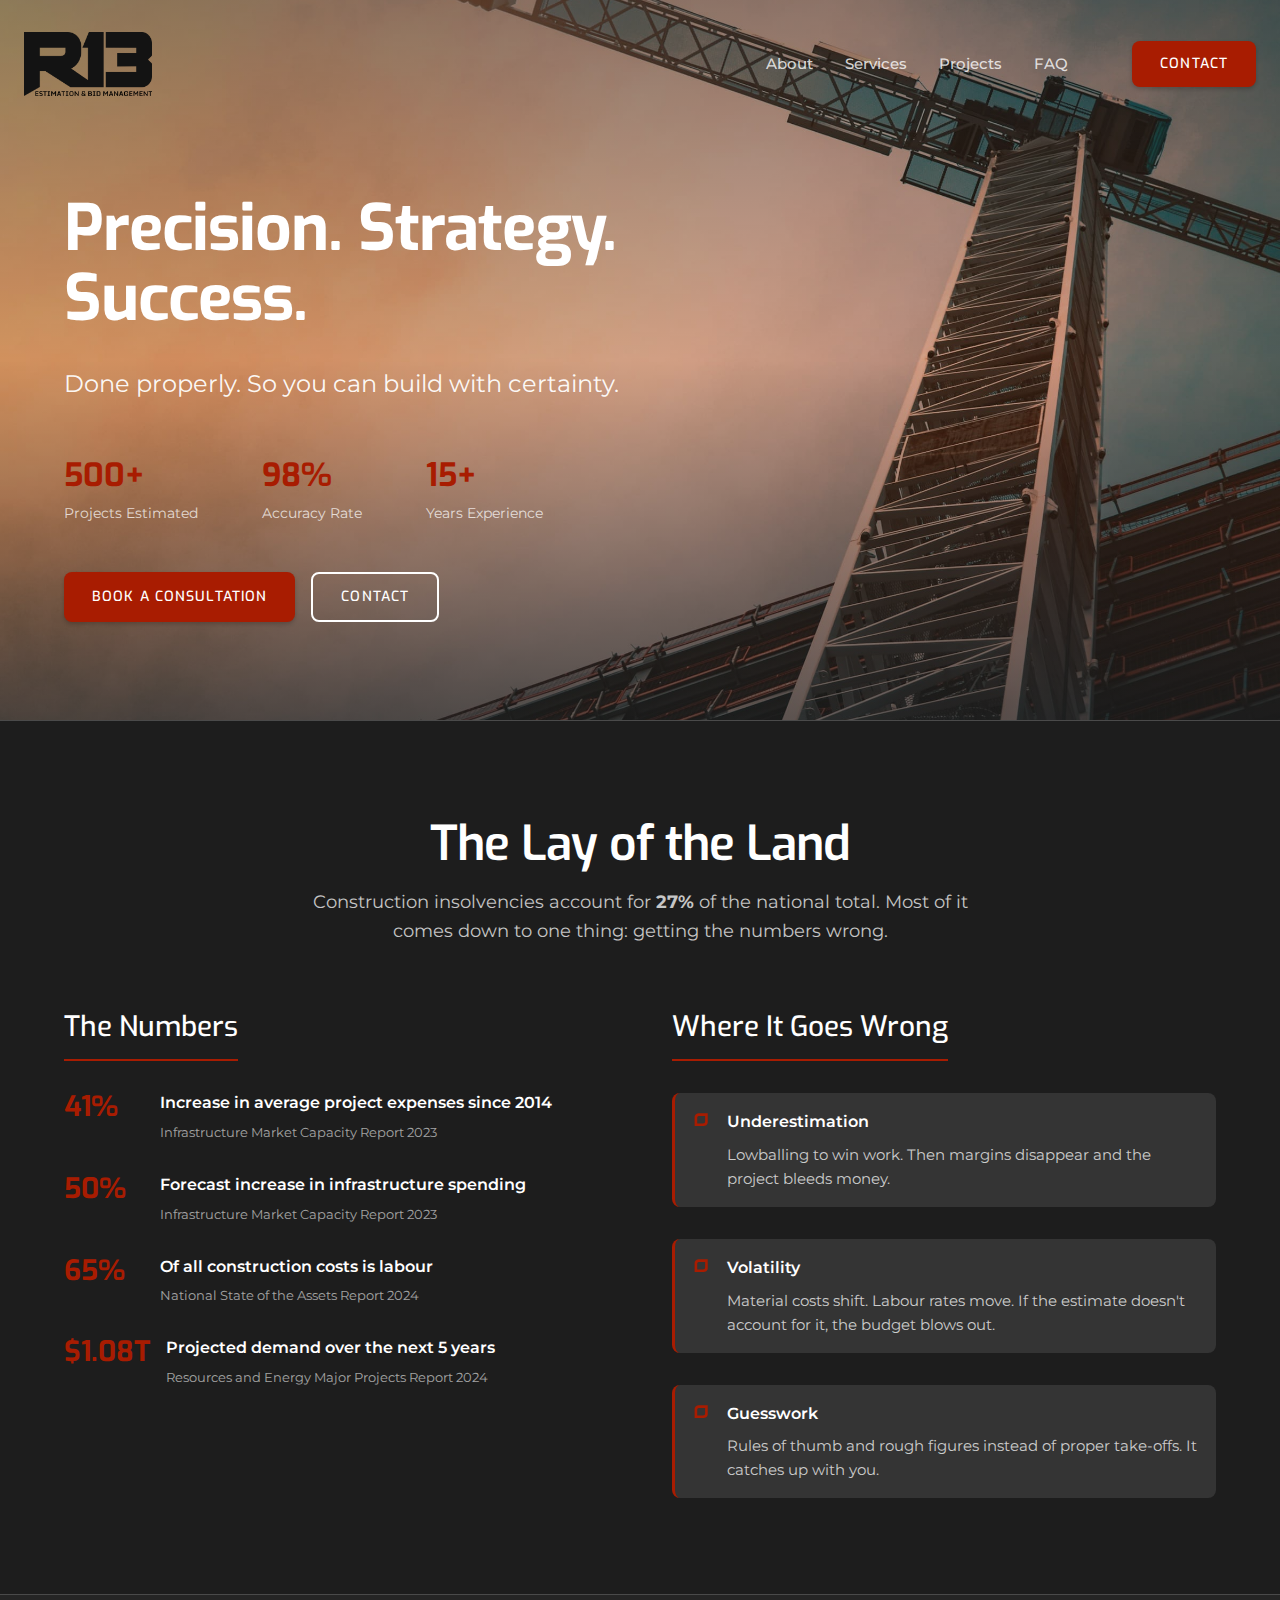
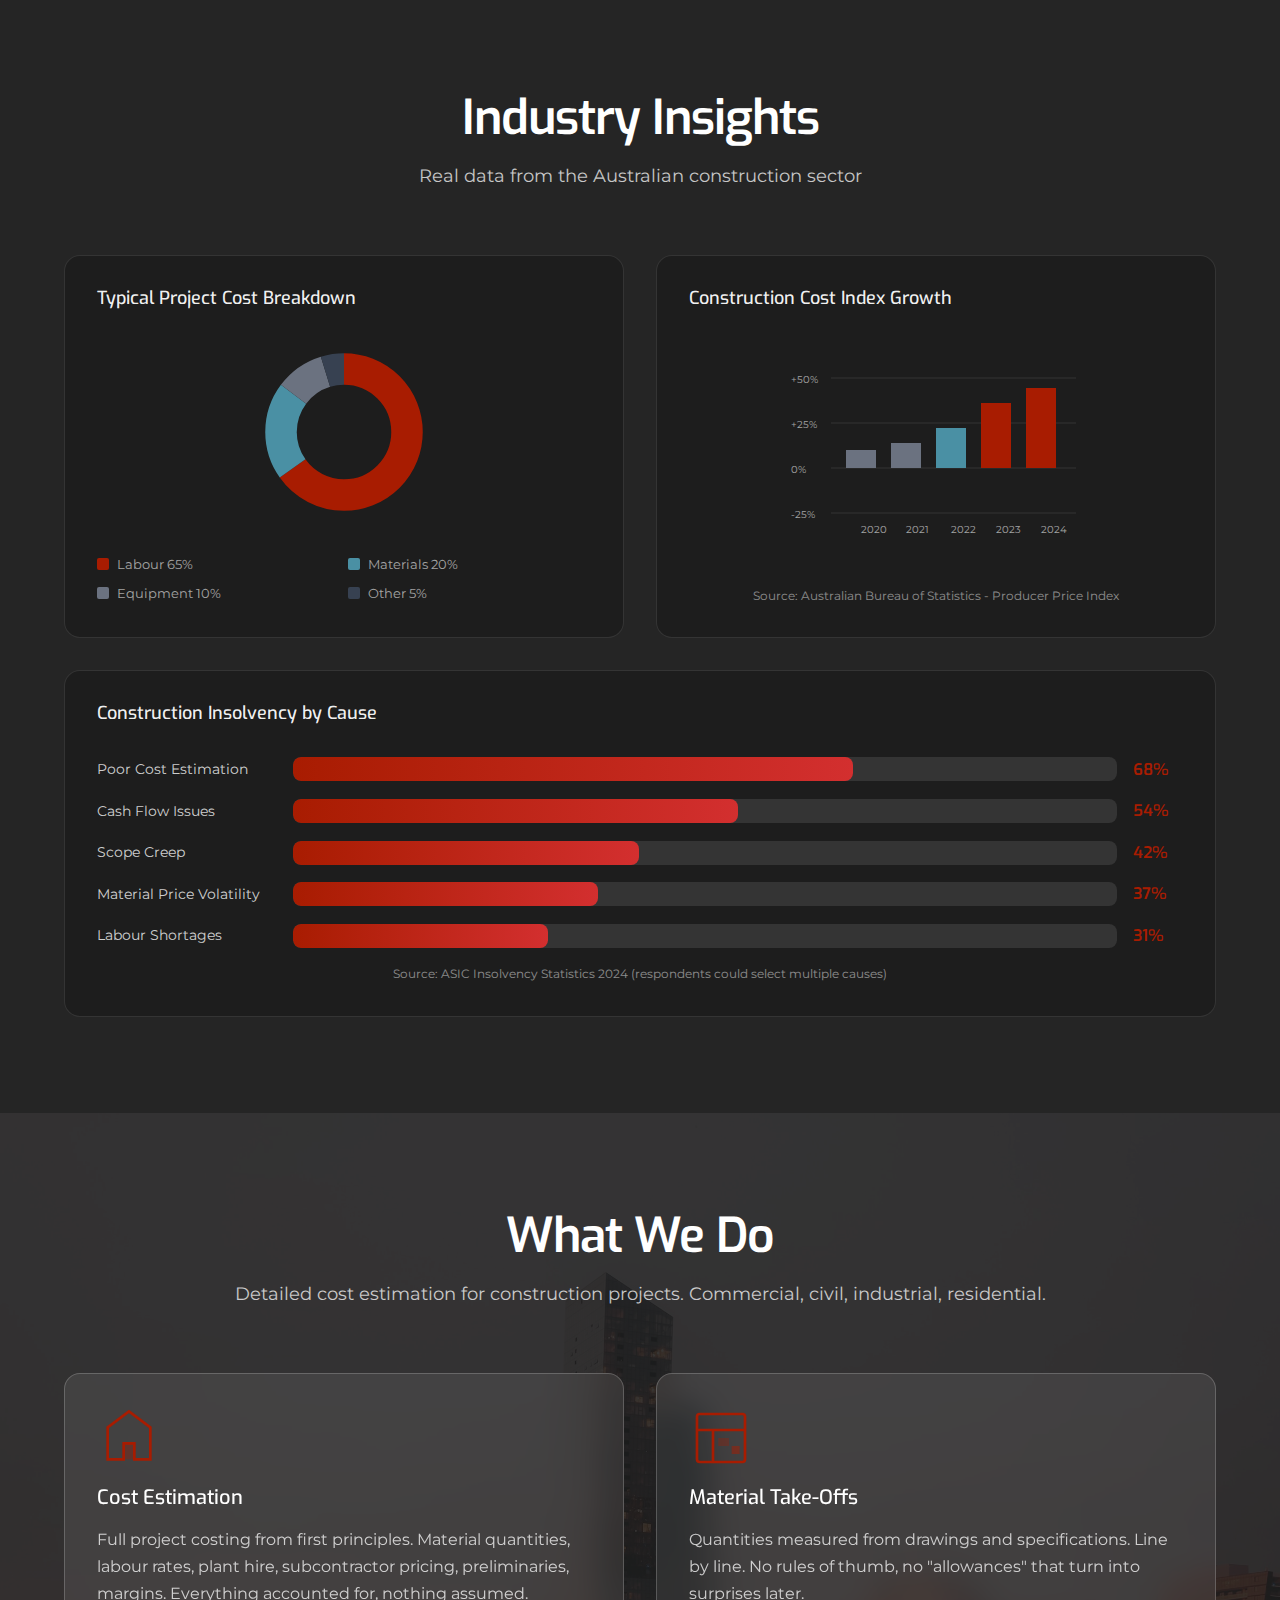
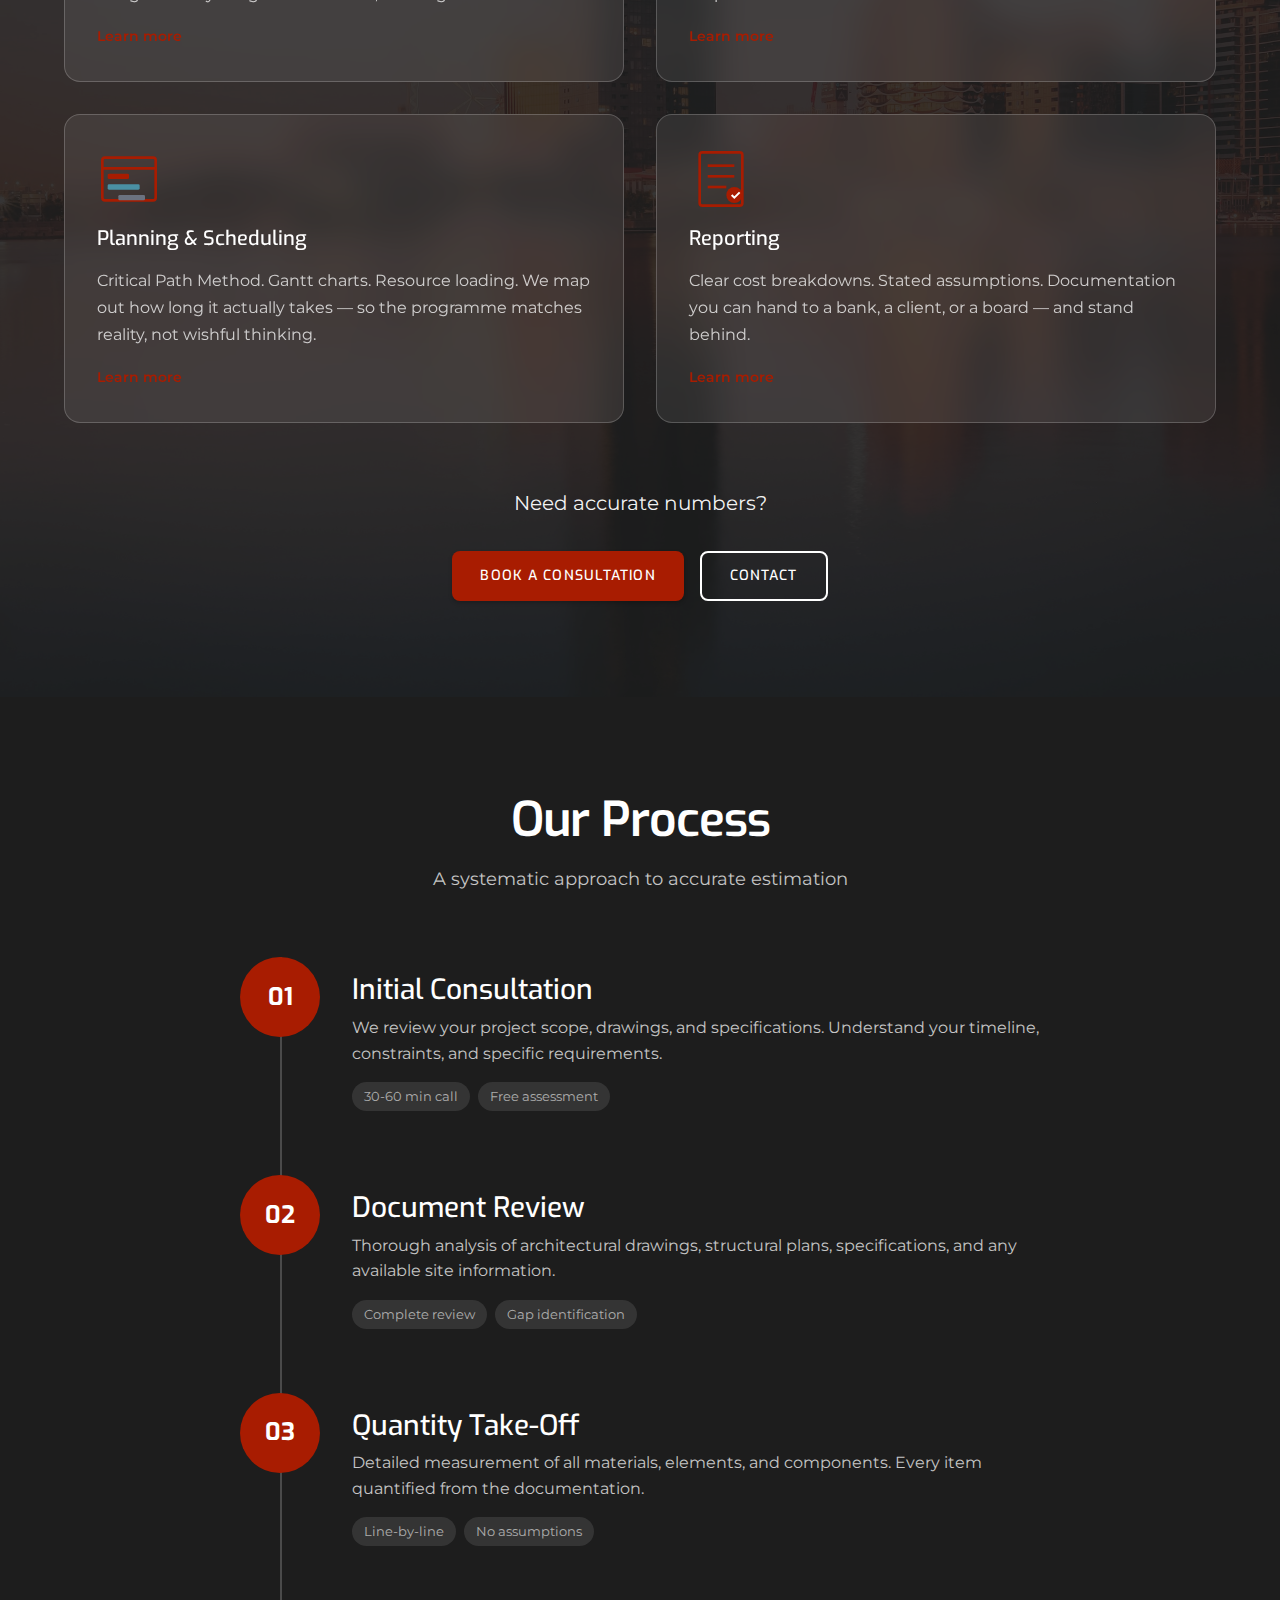
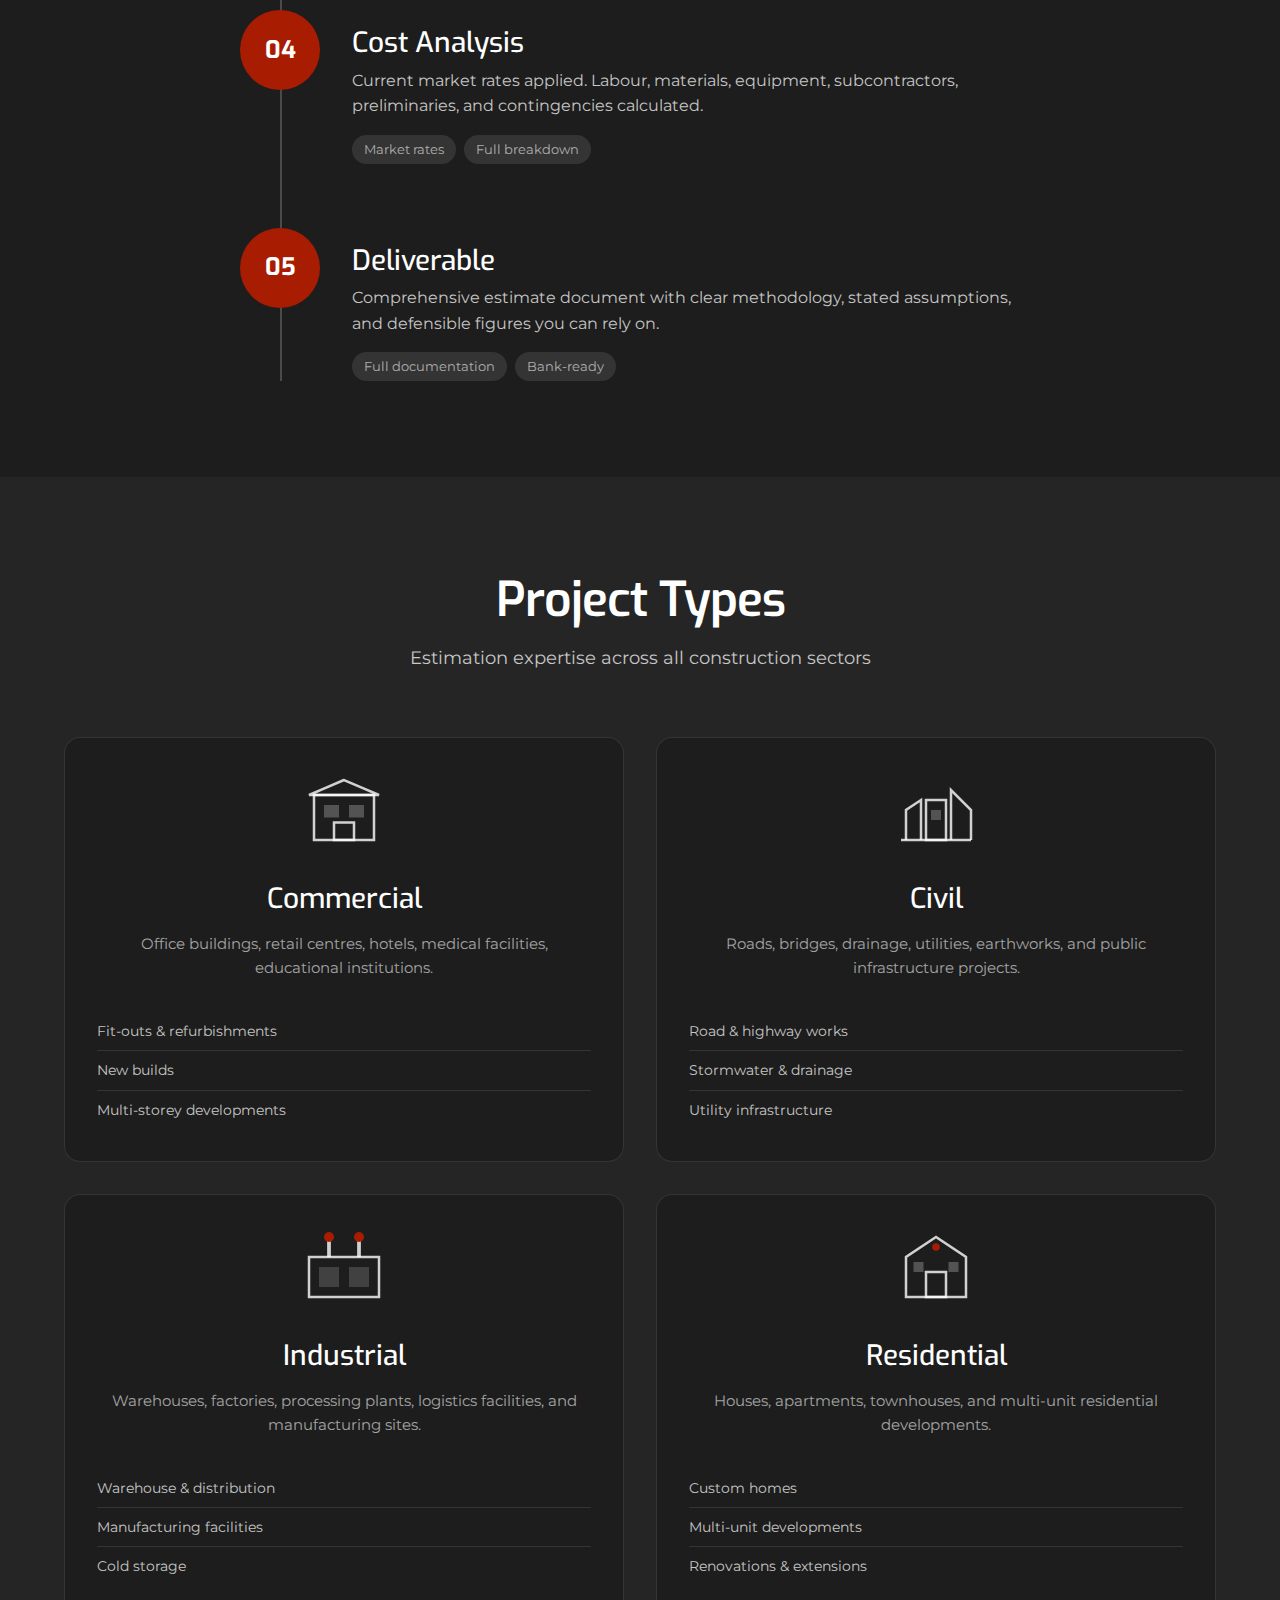
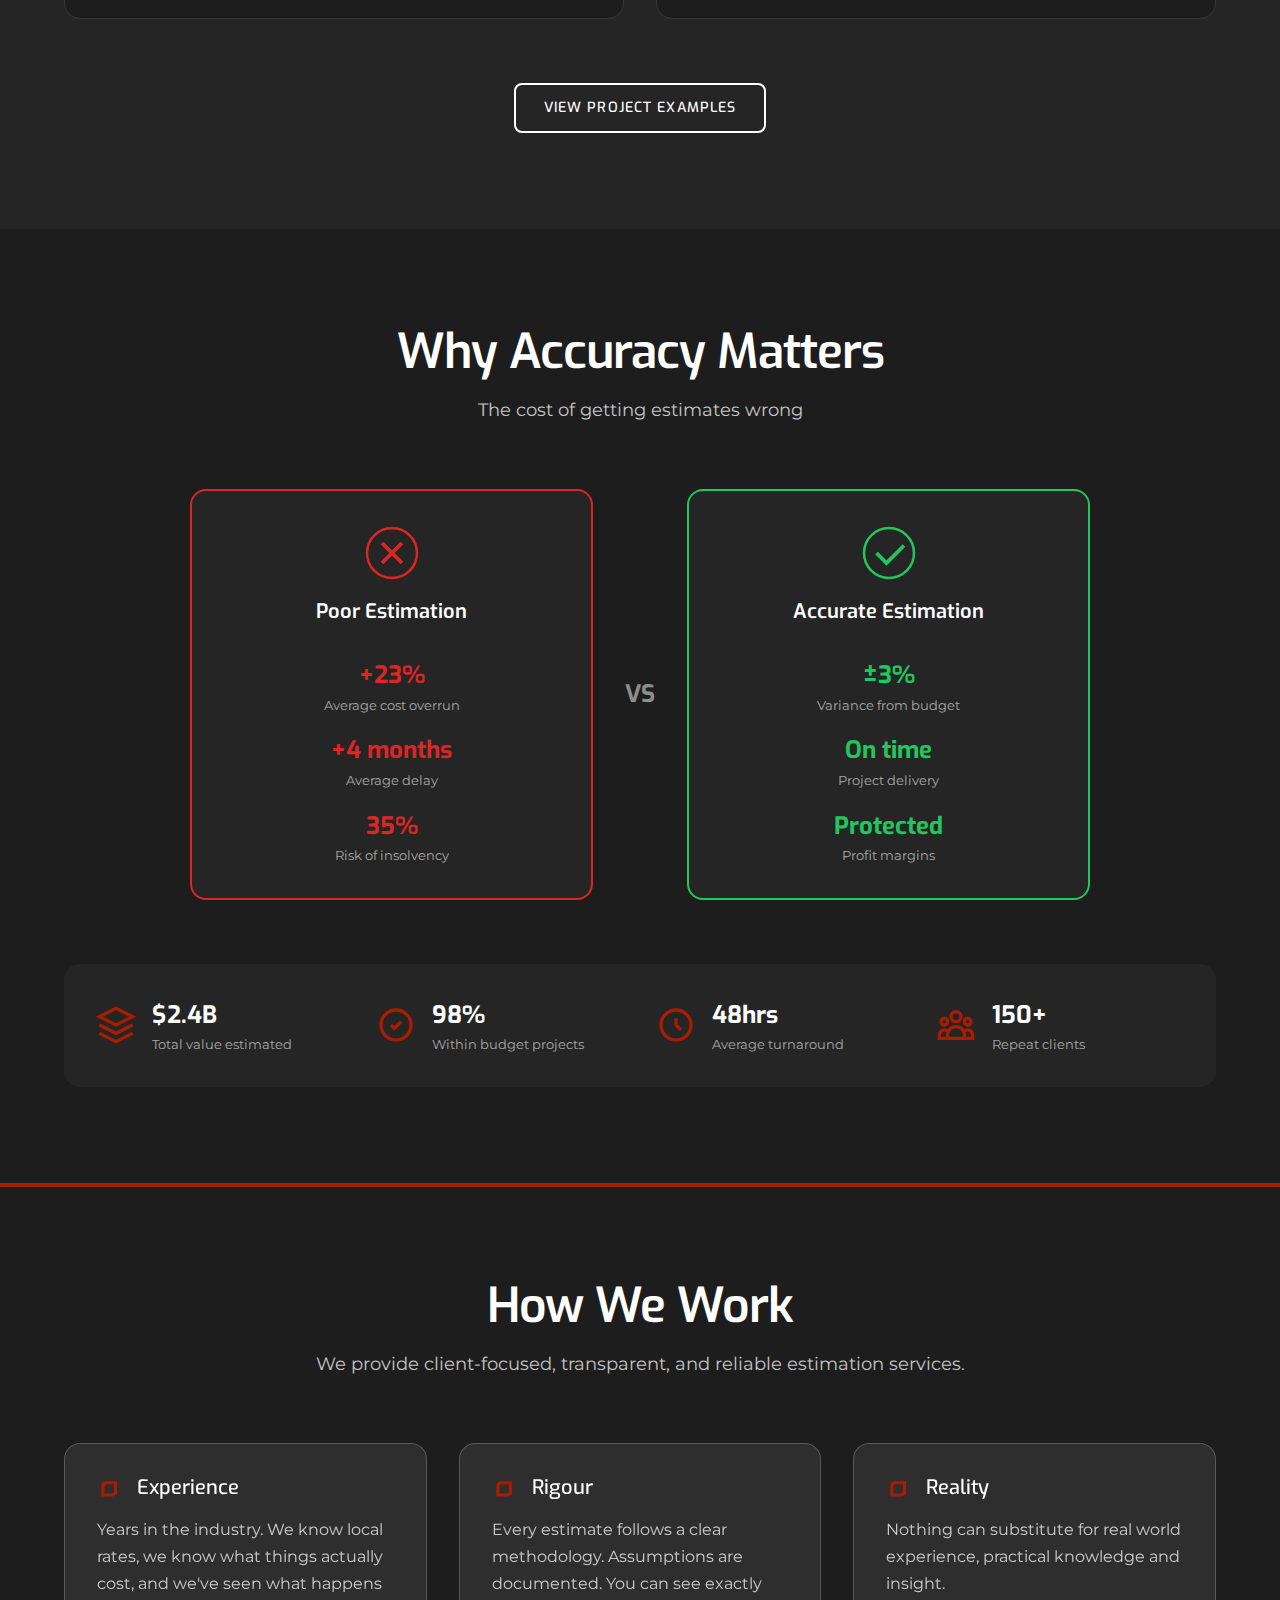
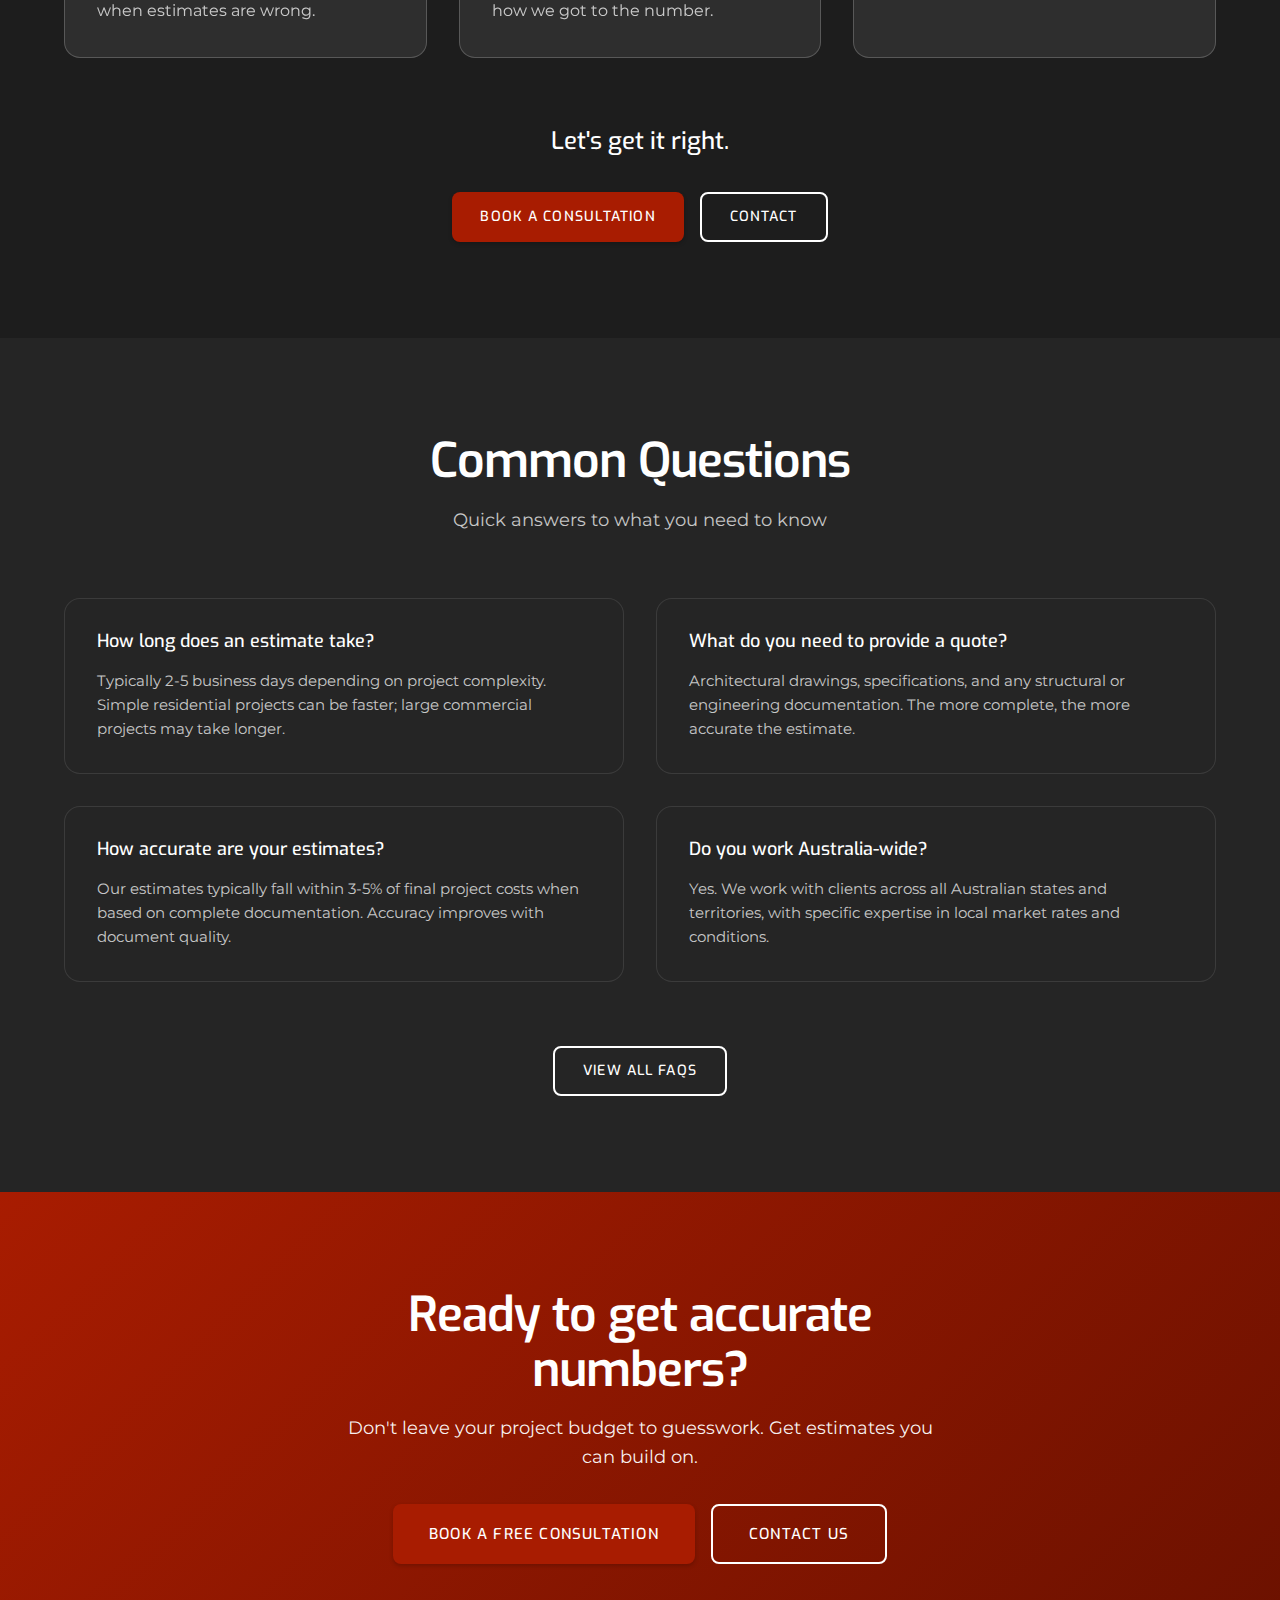
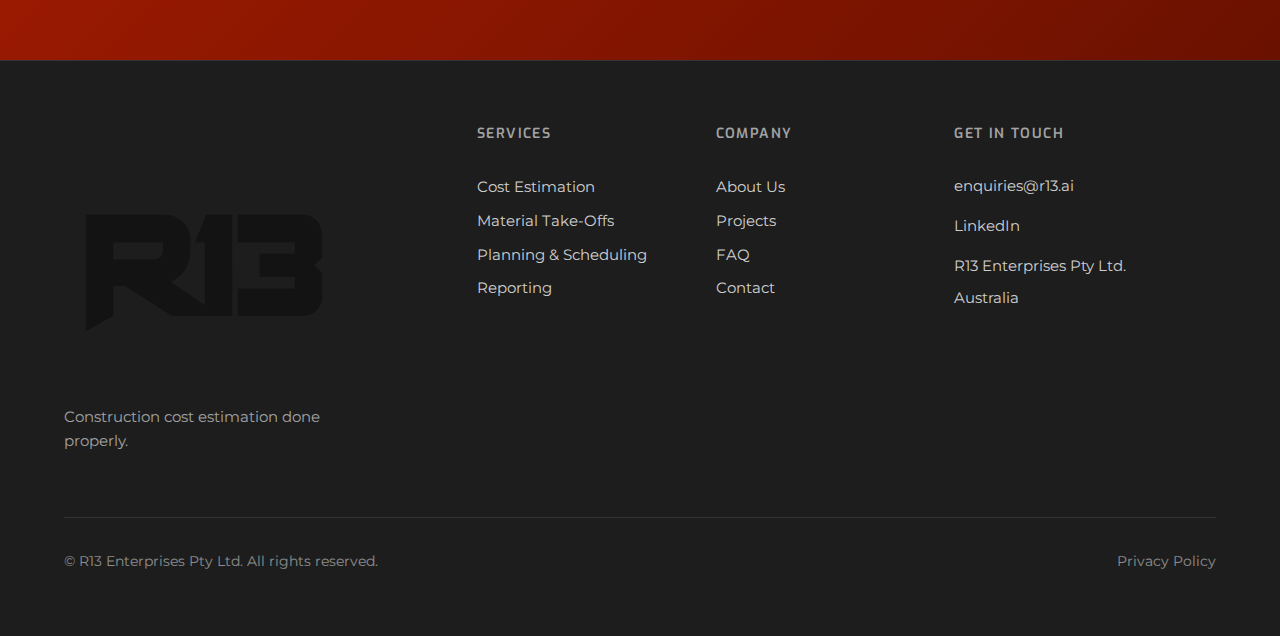
<file: index.html>
<!DOCTYPE html>
<html lang="en-AU">
<head>
  <meta charset="UTF-8">
  <meta name="viewport" content="width=device-width, initial-scale=1.0">
  <title>R13 - Construction Cost Estimation | Precision. Strategy. Success.</title>
  <meta name="description" content="R13 delivers accurate construction cost estimation for commercial, civil, and industrial projects across Australia. Done properly. Trusted by builders, developers and contractors.">
  <link rel="preconnect" href="https://fonts.googleapis.com">
  <link rel="preconnect" href="https://fonts.gstatic.com" crossorigin>
  <link rel="stylesheet" href="css/styles.css">
  <link rel="shortcut icon" href="images/ui-favicon.png" type="image/x-icon">
  <link rel="apple-touch-icon" href="images/ui-webclip.png">
</head>
<body>
  <!-- Header -->
  <header class="header">
    <div class="container">
      <a href="index.html" class="logo">
        <img src="images/logo-header.png" alt="R13 Enterprises">
      </a>
      <nav class="nav-main">
        <a href="about.html">About</a>
        <a href="services.html">Services</a>
        <a href="case-studies.html">Projects</a>
        <a href="faq.html">FAQ</a>
      </nav>
      <a href="contact.html" class="btn btn-primary">Contact</a>
    </div>
  </header>

  <main>
    <!-- Hero Section -->
    <section class="hero">
      <div class="hero-bg">
        <img src="images/hero-home.jpg" alt="" loading="lazy">
      </div>
      <div class="container">
        <div class="hero-content">
          <h1 class="hero-title">Precision. Strategy. Success.</h1>
          <p class="hero-subtitle">Done properly. So you can build with certainty.</p>

          <!-- Trust Indicators -->
          <div class="hero-trust">
            <div class="trust-item">
              <span class="trust-number">500+</span>
              <span class="trust-label">Projects Estimated</span>
            </div>
            <div class="trust-item">
              <span class="trust-number">98%</span>
              <span class="trust-label">Accuracy Rate</span>
            </div>
            <div class="trust-item">
              <span class="trust-number">15+</span>
              <span class="trust-label">Years Experience</span>
            </div>
          </div>

          <div class="cta-group">
            <a href="schedule.html" class="btn btn-primary">Book a Consultation</a>
            <a href="contact.html" class="btn btn-secondary">Contact</a>
          </div>
        </div>
      </div>
    </section>

    <!-- Market Reality Section -->
    <section class="problem-section">
      <div class="container">
        <header class="problem-header">
          <h2>The Lay of the Land</h2>
          <p>Construction insolvencies account for <strong>27%</strong> of the national total. Most of it comes down to one thing: getting the numbers wrong.</p>
        </header>

        <div class="split-section">
          <!-- Stats Column -->
          <div class="split-column stats">
            <h3>The Numbers</h3>
            <div class="stat-list">
              <div class="stat-item">
                <span class="stat-item-number">41%</span>
                <div class="stat-item-content">
                  <p class="stat-item-title">Increase in average project expenses since 2014</p>
                  <p class="stat-item-source">Infrastructure Market Capacity Report 2023</p>
                </div>
              </div>
              <div class="stat-item">
                <span class="stat-item-number">50%</span>
                <div class="stat-item-content">
                  <p class="stat-item-title">Forecast increase in infrastructure spending</p>
                  <p class="stat-item-source">Infrastructure Market Capacity Report 2023</p>
                </div>
              </div>
              <div class="stat-item">
                <span class="stat-item-number">65%</span>
                <div class="stat-item-content">
                  <p class="stat-item-title">Of all construction costs is labour</p>
                  <p class="stat-item-source">National State of the Assets Report 2024</p>
                </div>
              </div>
              <div class="stat-item">
                <span class="stat-item-number">$1.08T</span>
                <div class="stat-item-content">
                  <p class="stat-item-title">Projected demand over the next 5 years</p>
                  <p class="stat-item-source">Resources and Energy Major Projects Report 2024</p>
                </div>
              </div>
            </div>
          </div>

          <!-- Challenges Column -->
          <div class="split-column challenges">
            <h3>Where It Goes Wrong</h3>
            <div class="challenge-list">
              <div class="challenge-item">
                <img src="images/icon-check.svg" alt="" class="challenge-item-icon">
                <div class="challenge-item-content">
                  <p class="challenge-item-title">Underestimation</p>
                  <p class="challenge-item-text">Lowballing to win work. Then margins disappear and the project bleeds money.</p>
                </div>
              </div>
              <div class="challenge-item">
                <img src="images/icon-check.svg" alt="" class="challenge-item-icon">
                <div class="challenge-item-content">
                  <p class="challenge-item-title">Volatility</p>
                  <p class="challenge-item-text">Material costs shift. Labour rates move. If the estimate doesn't account for it, the budget blows out.</p>
                </div>
              </div>
              <div class="challenge-item">
                <img src="images/icon-check.svg" alt="" class="challenge-item-icon">
                <div class="challenge-item-content">
                  <p class="challenge-item-title">Guesswork</p>
                  <p class="challenge-item-text">Rules of thumb and rough figures instead of proper take-offs. It catches up with you.</p>
                </div>
              </div>
            </div>
          </div>
        </div>
      </div>
    </section>

    <!-- Industry Insights Section (NEW - Visual Data) -->
    <section class="insights-section">
      <div class="container">
        <header class="section-header">
          <h2>Industry Insights</h2>
          <p>Real data from the Australian construction sector</p>
        </header>

        <div class="insights-grid">
          <!-- Cost Breakdown Chart -->
          <div class="insight-card">
            <h3>Typical Project Cost Breakdown</h3>
            <div class="chart-container">
              <svg class="donut-chart" viewBox="0 0 200 200" aria-label="Project cost breakdown pie chart">
                <!-- Labour 65% -->
                <circle class="donut-segment" cx="100" cy="100" r="70"
                        stroke-dasharray="286.24 153.94"
                        stroke-dashoffset="0"
                        stroke="var(--color-accent)"/>
                <!-- Materials 20% -->
                <circle class="donut-segment" cx="100" cy="100" r="70"
                        stroke-dasharray="87.96 352.22"
                        stroke-dashoffset="-286.24"
                        stroke="#4a90a4"/>
                <!-- Equipment 10% -->
                <circle class="donut-segment" cx="100" cy="100" r="70"
                        stroke-dasharray="43.98 396.2"
                        stroke-dashoffset="-374.2"
                        stroke="#6b7280"/>
                <!-- Other 5% -->
                <circle class="donut-segment" cx="100" cy="100" r="70"
                        stroke-dasharray="21.99 418.19"
                        stroke-dashoffset="-418.18"
                        stroke="#374151"/>
              </svg>
            </div>
            <div class="chart-legend">
              <div class="legend-item"><span class="legend-color" style="background: var(--color-accent)"></span>Labour 65%</div>
              <div class="legend-item"><span class="legend-color" style="background: #4a90a4"></span>Materials 20%</div>
              <div class="legend-item"><span class="legend-color" style="background: #6b7280"></span>Equipment 10%</div>
              <div class="legend-item"><span class="legend-color" style="background: #374151"></span>Other 5%</div>
            </div>
          </div>

          <!-- Cost Escalation Timeline -->
          <div class="insight-card">
            <h3>Construction Cost Index Growth</h3>
            <div class="chart-container bar-chart-container">
              <svg class="bar-chart" viewBox="0 0 300 180" aria-label="Construction cost growth bar chart">
                <!-- Y-axis labels -->
                <text x="5" y="25" class="chart-label">+50%</text>
                <text x="5" y="70" class="chart-label">+25%</text>
                <text x="5" y="115" class="chart-label">0%</text>
                <text x="5" y="160" class="chart-label">-25%</text>

                <!-- Grid lines -->
                <line x1="45" y1="20" x2="290" y2="20" class="chart-grid"/>
                <line x1="45" y1="65" x2="290" y2="65" class="chart-grid"/>
                <line x1="45" y1="110" x2="290" y2="110" class="chart-grid"/>
                <line x1="45" y1="155" x2="290" y2="155" class="chart-grid"/>

                <!-- Bars -->
                <rect x="60" y="92" width="30" height="18" class="bar" fill="#6b7280"/>
                <rect x="105" y="85" width="30" height="25" class="bar" fill="#6b7280"/>
                <rect x="150" y="70" width="30" height="40" class="bar" fill="#4a90a4"/>
                <rect x="195" y="45" width="30" height="65" class="bar" fill="var(--color-accent)"/>
                <rect x="240" y="30" width="30" height="80" class="bar" fill="var(--color-accent)"/>

                <!-- X-axis labels -->
                <text x="75" y="175" class="chart-label-x">2020</text>
                <text x="120" y="175" class="chart-label-x">2021</text>
                <text x="165" y="175" class="chart-label-x">2022</text>
                <text x="210" y="175" class="chart-label-x">2023</text>
                <text x="255" y="175" class="chart-label-x">2024</text>
              </svg>
            </div>
            <p class="chart-note">Source: Australian Bureau of Statistics - Producer Price Index</p>
          </div>

          <!-- Insolvency Stats -->
          <div class="insight-card insight-card-wide">
            <h3>Construction Insolvency by Cause</h3>
            <div class="horizontal-bars">
              <div class="h-bar-item">
                <span class="h-bar-label">Poor Cost Estimation</span>
                <div class="h-bar-track">
                  <div class="h-bar-fill" style="width: 68%"></div>
                </div>
                <span class="h-bar-value">68%</span>
              </div>
              <div class="h-bar-item">
                <span class="h-bar-label">Cash Flow Issues</span>
                <div class="h-bar-track">
                  <div class="h-bar-fill" style="width: 54%"></div>
                </div>
                <span class="h-bar-value">54%</span>
              </div>
              <div class="h-bar-item">
                <span class="h-bar-label">Scope Creep</span>
                <div class="h-bar-track">
                  <div class="h-bar-fill" style="width: 42%"></div>
                </div>
                <span class="h-bar-value">42%</span>
              </div>
              <div class="h-bar-item">
                <span class="h-bar-label">Material Price Volatility</span>
                <div class="h-bar-track">
                  <div class="h-bar-fill" style="width: 37%"></div>
                </div>
                <span class="h-bar-value">37%</span>
              </div>
              <div class="h-bar-item">
                <span class="h-bar-label">Labour Shortages</span>
                <div class="h-bar-track">
                  <div class="h-bar-fill" style="width: 31%"></div>
                </div>
                <span class="h-bar-value">31%</span>
              </div>
            </div>
            <p class="chart-note">Source: ASIC Insolvency Statistics 2024 (respondents could select multiple causes)</p>
          </div>
        </div>
      </div>
    </section>

    <!-- Services Section -->
    <section class="services-section">
      <div class="container">
        <header class="services-header">
          <h2>What We Do</h2>
          <p>Detailed cost estimation for construction projects. Commercial, civil, industrial, residential.</p>
        </header>

        <div class="services-grid">
          <article class="service-card">
            <div class="service-card-icon-large">
              <svg viewBox="0 0 48 48" aria-hidden="true">
                <path d="M8 40V16l16-12 16 12v24H28V28h-8v12H8z" fill="none" stroke="currentColor" stroke-width="2"/>
                <path d="M20 28h8v12h-8z" fill="currentColor" opacity="0.3"/>
              </svg>
            </div>
            <div class="service-card-header">
              <h3 class="service-card-title">Cost Estimation</h3>
            </div>
            <p>Full project costing from first principles. Material quantities, labour rates, plant hire, subcontractor pricing, preliminaries, margins. Everything accounted for, nothing assumed.</p>
            <a href="services.html#estimation" class="service-link">Learn more</a>
          </article>

          <article class="service-card">
            <div class="service-card-icon-large">
              <svg viewBox="0 0 48 48" aria-hidden="true">
                <rect x="6" y="6" width="36" height="36" rx="2" fill="none" stroke="currentColor" stroke-width="2"/>
                <line x1="6" y1="18" x2="42" y2="18" stroke="currentColor" stroke-width="2"/>
                <line x1="18" y1="18" x2="18" y2="42" stroke="currentColor" stroke-width="2"/>
                <rect x="22" y="24" width="8" height="6" fill="currentColor" opacity="0.3"/>
                <rect x="32" y="30" width="6" height="6" fill="currentColor" opacity="0.5"/>
              </svg>
            </div>
            <div class="service-card-header">
              <h3 class="service-card-title">Material Take-Offs</h3>
            </div>
            <p>Quantities measured from drawings and specifications. Line by line. No rules of thumb, no "allowances" that turn into surprises later.</p>
            <a href="services.html#takeoffs" class="service-link">Learn more</a>
          </article>

          <article class="service-card">
            <div class="service-card-icon-large">
              <svg viewBox="0 0 48 48" aria-hidden="true">
                <rect x="4" y="8" width="40" height="32" rx="2" fill="none" stroke="currentColor" stroke-width="2"/>
                <line x1="4" y1="16" x2="44" y2="16" stroke="currentColor" stroke-width="2"/>
                <rect x="8" y="20" width="16" height="4" fill="var(--color-accent)" rx="1"/>
                <rect x="8" y="28" width="24" height="4" fill="#4a90a4" rx="1"/>
                <rect x="16" y="36" width="20" height="4" fill="#6b7280" rx="1"/>
              </svg>
            </div>
            <div class="service-card-header">
              <h3 class="service-card-title">Planning & Scheduling</h3>
            </div>
            <p>Critical Path Method. Gantt charts. Resource loading. We map out how long it actually takes — so the programme matches reality, not wishful thinking.</p>
            <a href="services.html#planning" class="service-link">Learn more</a>
          </article>

          <article class="service-card">
            <div class="service-card-icon-large">
              <svg viewBox="0 0 48 48" aria-hidden="true">
                <rect x="8" y="4" width="32" height="40" rx="2" fill="none" stroke="currentColor" stroke-width="2"/>
                <line x1="14" y1="14" x2="34" y2="14" stroke="currentColor" stroke-width="2"/>
                <line x1="14" y1="22" x2="34" y2="22" stroke="currentColor" stroke-width="2"/>
                <line x1="14" y1="30" x2="28" y2="30" stroke="currentColor" stroke-width="2"/>
                <circle cx="34" cy="36" r="6" fill="var(--color-accent)"/>
                <path d="M32 36l2 2 4-4" stroke="white" stroke-width="1.5" fill="none"/>
              </svg>
            </div>
            <div class="service-card-header">
              <h3 class="service-card-title">Reporting</h3>
            </div>
            <p>Clear cost breakdowns. Stated assumptions. Documentation you can hand to a bank, a client, or a board — and stand behind.</p>
            <a href="services.html#reporting" class="service-link">Learn more</a>
          </article>
        </div>

        <div class="services-cta">
          <p>Need accurate numbers?</p>
          <div class="cta-group centered">
            <a href="schedule.html" class="btn btn-primary">Book a Consultation</a>
            <a href="contact.html" class="btn btn-secondary">Contact</a>
          </div>
        </div>
      </div>
    </section>

    <!-- Process Section (NEW - Visual Timeline) -->
    <section class="process-section">
      <div class="container">
        <header class="section-header">
          <h2>Our Process</h2>
          <p>A systematic approach to accurate estimation</p>
        </header>

        <div class="process-timeline">
          <div class="process-step">
            <div class="process-number">01</div>
            <div class="process-content">
              <h3>Initial Consultation</h3>
              <p>We review your project scope, drawings, and specifications. Understand your timeline, constraints, and specific requirements.</p>
              <div class="process-details">
                <span class="process-tag">30-60 min call</span>
                <span class="process-tag">Free assessment</span>
              </div>
            </div>
          </div>

          <div class="process-step">
            <div class="process-number">02</div>
            <div class="process-content">
              <h3>Document Review</h3>
              <p>Thorough analysis of architectural drawings, structural plans, specifications, and any available site information.</p>
              <div class="process-details">
                <span class="process-tag">Complete review</span>
                <span class="process-tag">Gap identification</span>
              </div>
            </div>
          </div>

          <div class="process-step">
            <div class="process-number">03</div>
            <div class="process-content">
              <h3>Quantity Take-Off</h3>
              <p>Detailed measurement of all materials, elements, and components. Every item quantified from the documentation.</p>
              <div class="process-details">
                <span class="process-tag">Line-by-line</span>
                <span class="process-tag">No assumptions</span>
              </div>
            </div>
          </div>

          <div class="process-step">
            <div class="process-number">04</div>
            <div class="process-content">
              <h3>Cost Analysis</h3>
              <p>Current market rates applied. Labour, materials, equipment, subcontractors, preliminaries, and contingencies calculated.</p>
              <div class="process-details">
                <span class="process-tag">Market rates</span>
                <span class="process-tag">Full breakdown</span>
              </div>
            </div>
          </div>

          <div class="process-step">
            <div class="process-number">05</div>
            <div class="process-content">
              <h3>Deliverable</h3>
              <p>Comprehensive estimate document with clear methodology, stated assumptions, and defensible figures you can rely on.</p>
              <div class="process-details">
                <span class="process-tag">Full documentation</span>
                <span class="process-tag">Bank-ready</span>
              </div>
            </div>
          </div>
        </div>
      </div>
    </section>

    <!-- Project Types Section (NEW) -->
    <section class="projects-section">
      <div class="container">
        <header class="section-header">
          <h2>Project Types</h2>
          <p>Estimation expertise across all construction sectors</p>
        </header>

        <div class="projects-grid">
          <div class="project-type-card">
            <div class="project-type-icon">
              <svg viewBox="0 0 64 64" aria-hidden="true">
                <rect x="8" y="20" width="48" height="36" fill="none" stroke="currentColor" stroke-width="2"/>
                <rect x="16" y="28" width="12" height="10" fill="currentColor" opacity="0.3"/>
                <rect x="36" y="28" width="12" height="10" fill="currentColor" opacity="0.3"/>
                <rect x="24" y="42" width="16" height="14" fill="none" stroke="currentColor" stroke-width="2"/>
                <polygon points="32,8 4,20 60,20" fill="none" stroke="currentColor" stroke-width="2"/>
              </svg>
            </div>
            <h3>Commercial</h3>
            <p>Office buildings, retail centres, hotels, medical facilities, educational institutions.</p>
            <ul class="project-type-list">
              <li>Fit-outs & refurbishments</li>
              <li>New builds</li>
              <li>Multi-storey developments</li>
            </ul>
          </div>

          <div class="project-type-card">
            <div class="project-type-icon">
              <svg viewBox="0 0 64 64" aria-hidden="true">
                <path d="M4 56h56" stroke="currentColor" stroke-width="2"/>
                <path d="M8 56V32l12-8v32" fill="none" stroke="currentColor" stroke-width="2"/>
                <rect x="24" y="24" width="16" height="32" fill="none" stroke="currentColor" stroke-width="2"/>
                <path d="M44 56V16l16 16v24" fill="none" stroke="currentColor" stroke-width="2"/>
                <rect x="28" y="32" width="8" height="8" fill="currentColor" opacity="0.3"/>
              </svg>
            </div>
            <h3>Civil</h3>
            <p>Roads, bridges, drainage, utilities, earthworks, and public infrastructure projects.</p>
            <ul class="project-type-list">
              <li>Road & highway works</li>
              <li>Stormwater & drainage</li>
              <li>Utility infrastructure</li>
            </ul>
          </div>

          <div class="project-type-card">
            <div class="project-type-icon">
              <svg viewBox="0 0 64 64" aria-hidden="true">
                <rect x="4" y="24" width="56" height="32" fill="none" stroke="currentColor" stroke-width="2"/>
                <rect x="12" y="32" width="16" height="16" fill="currentColor" opacity="0.2"/>
                <rect x="36" y="32" width="16" height="16" fill="currentColor" opacity="0.2"/>
                <path d="M20 8v16M44 8v16" stroke="currentColor" stroke-width="3"/>
                <circle cx="20" cy="8" r="4" fill="var(--color-accent)"/>
                <circle cx="44" cy="8" r="4" fill="var(--color-accent)"/>
              </svg>
            </div>
            <h3>Industrial</h3>
            <p>Warehouses, factories, processing plants, logistics facilities, and manufacturing sites.</p>
            <ul class="project-type-list">
              <li>Warehouse & distribution</li>
              <li>Manufacturing facilities</li>
              <li>Cold storage</li>
            </ul>
          </div>

          <div class="project-type-card">
            <div class="project-type-icon">
              <svg viewBox="0 0 64 64" aria-hidden="true">
                <path d="M32 8L8 24v32h48V24L32 8z" fill="none" stroke="currentColor" stroke-width="2"/>
                <rect x="24" y="36" width="16" height="20" fill="none" stroke="currentColor" stroke-width="2"/>
                <rect x="14" y="28" width="8" height="8" fill="currentColor" opacity="0.3"/>
                <rect x="42" y="28" width="8" height="8" fill="currentColor" opacity="0.3"/>
                <circle cx="32" cy="16" r="3" fill="var(--color-accent)"/>
              </svg>
            </div>
            <h3>Residential</h3>
            <p>Houses, apartments, townhouses, and multi-unit residential developments.</p>
            <ul class="project-type-list">
              <li>Custom homes</li>
              <li>Multi-unit developments</li>
              <li>Renovations & extensions</li>
            </ul>
          </div>
        </div>

        <div class="projects-cta">
          <a href="case-studies.html" class="btn btn-secondary">View Project Examples</a>
        </div>
      </div>
    </section>

    <!-- Key Metrics Section (NEW - Infographic) -->
    <section class="metrics-section">
      <div class="container">
        <header class="section-header">
          <h2>Why Accuracy Matters</h2>
          <p>The cost of getting estimates wrong</p>
        </header>

        <div class="metrics-visual">
          <!-- Cost Overrun Comparison -->
          <div class="metric-comparison">
            <div class="comparison-item comparison-bad">
              <div class="comparison-icon">
                <svg viewBox="0 0 48 48" aria-hidden="true">
                  <circle cx="24" cy="24" r="20" fill="none" stroke="#dc2626" stroke-width="2"/>
                  <path d="M16 16l16 16M32 16l-16 16" stroke="#dc2626" stroke-width="3"/>
                </svg>
              </div>
              <h4>Poor Estimation</h4>
              <div class="comparison-stats">
                <div class="comparison-stat">
                  <span class="stat-value negative">+23%</span>
                  <span class="stat-desc">Average cost overrun</span>
                </div>
                <div class="comparison-stat">
                  <span class="stat-value negative">+4 months</span>
                  <span class="stat-desc">Average delay</span>
                </div>
                <div class="comparison-stat">
                  <span class="stat-value negative">35%</span>
                  <span class="stat-desc">Risk of insolvency</span>
                </div>
              </div>
            </div>

            <div class="comparison-vs">VS</div>

            <div class="comparison-item comparison-good">
              <div class="comparison-icon">
                <svg viewBox="0 0 48 48" aria-hidden="true">
                  <circle cx="24" cy="24" r="20" fill="none" stroke="#22c55e" stroke-width="2"/>
                  <path d="M14 24l8 8 14-14" stroke="#22c55e" stroke-width="3" fill="none"/>
                </svg>
              </div>
              <h4>Accurate Estimation</h4>
              <div class="comparison-stats">
                <div class="comparison-stat">
                  <span class="stat-value positive">±3%</span>
                  <span class="stat-desc">Variance from budget</span>
                </div>
                <div class="comparison-stat">
                  <span class="stat-value positive">On time</span>
                  <span class="stat-desc">Project delivery</span>
                </div>
                <div class="comparison-stat">
                  <span class="stat-value positive">Protected</span>
                  <span class="stat-desc">Profit margins</span>
                </div>
              </div>
            </div>
          </div>
        </div>

        <!-- Quick Stats Row -->
        <div class="quick-stats">
          <div class="quick-stat">
            <svg viewBox="0 0 24 24" class="quick-stat-icon" aria-hidden="true">
              <path d="M12 2L2 7l10 5 10-5-10-5zM2 17l10 5 10-5M2 12l10 5 10-5" fill="none" stroke="currentColor" stroke-width="2"/>
            </svg>
            <div class="quick-stat-content">
              <span class="quick-stat-number">$2.4B</span>
              <span class="quick-stat-label">Total value estimated</span>
            </div>
          </div>
          <div class="quick-stat">
            <svg viewBox="0 0 24 24" class="quick-stat-icon" aria-hidden="true">
              <path d="M9 12l2 2 4-4m6 2a9 9 0 11-18 0 9 9 0 0118 0z" fill="none" stroke="currentColor" stroke-width="2"/>
            </svg>
            <div class="quick-stat-content">
              <span class="quick-stat-number">98%</span>
              <span class="quick-stat-label">Within budget projects</span>
            </div>
          </div>
          <div class="quick-stat">
            <svg viewBox="0 0 24 24" class="quick-stat-icon" aria-hidden="true">
              <path d="M12 8v4l3 3m6-3a9 9 0 11-18 0 9 9 0 0118 0z" fill="none" stroke="currentColor" stroke-width="2"/>
            </svg>
            <div class="quick-stat-content">
              <span class="quick-stat-number">48hrs</span>
              <span class="quick-stat-label">Average turnaround</span>
            </div>
          </div>
          <div class="quick-stat">
            <svg viewBox="0 0 24 24" class="quick-stat-icon" aria-hidden="true">
              <path d="M17 20h5v-2a3 3 0 00-5.356-1.857M17 20H7m10 0v-2c0-.656-.126-1.283-.356-1.857M7 20H2v-2a3 3 0 015.356-1.857M7 20v-2c0-.656.126-1.283.356-1.857m0 0a5.002 5.002 0 019.288 0M15 7a3 3 0 11-6 0 3 3 0 016 0zm6 3a2 2 0 11-4 0 2 2 0 014 0zM7 10a2 2 0 11-4 0 2 2 0 014 0z" fill="none" stroke="currentColor" stroke-width="2"/>
            </svg>
            <div class="quick-stat-content">
              <span class="quick-stat-number">150+</span>
              <span class="quick-stat-label">Repeat clients</span>
            </div>
          </div>
        </div>
      </div>
    </section>

    <!-- How We Work Section -->
    <section class="why-section">
      <div class="container">
        <header class="why-header">
          <h2>How We Work</h2>
          <p>We provide client-focused, transparent, and reliable estimation services.</p>
        </header>

        <div class="why-grid">
          <article class="why-card">
            <div class="why-card-header">
              <img src="images/icon-check.svg" alt="" class="why-card-icon">
              <h3 class="why-card-title">Experience</h3>
            </div>
            <p>Years in the industry. We know local rates, we know what things actually cost, and we've seen what happens when estimates are wrong.</p>
          </article>

          <article class="why-card">
            <div class="why-card-header">
              <img src="images/icon-check.svg" alt="" class="why-card-icon">
              <h3 class="why-card-title">Rigour</h3>
            </div>
            <p>Every estimate follows a clear methodology. Assumptions are documented. You can see exactly how we got to the number.</p>
          </article>

          <article class="why-card">
            <div class="why-card-header">
              <img src="images/icon-check.svg" alt="" class="why-card-icon">
              <h3 class="why-card-title">Reality</h3>
            </div>
            <p>Nothing can substitute for real world experience, practical knowledge and insight.</p>
          </article>
        </div>

        <div class="why-cta">
          <p>Let's get it right.</p>
          <div class="cta-group centered">
            <a href="schedule.html" class="btn btn-primary">Book a Consultation</a>
            <a href="contact.html" class="btn btn-secondary">Contact</a>
          </div>
        </div>
      </div>
    </section>

    <!-- FAQ Preview Section (NEW) -->
    <section class="faq-preview-section">
      <div class="container">
        <header class="section-header">
          <h2>Common Questions</h2>
          <p>Quick answers to what you need to know</p>
        </header>

        <div class="faq-preview-grid">
          <div class="faq-item">
            <h3>How long does an estimate take?</h3>
            <p>Typically 2-5 business days depending on project complexity. Simple residential projects can be faster; large commercial projects may take longer.</p>
          </div>
          <div class="faq-item">
            <h3>What do you need to provide a quote?</h3>
            <p>Architectural drawings, specifications, and any structural or engineering documentation. The more complete, the more accurate the estimate.</p>
          </div>
          <div class="faq-item">
            <h3>How accurate are your estimates?</h3>
            <p>Our estimates typically fall within 3-5% of final project costs when based on complete documentation. Accuracy improves with document quality.</p>
          </div>
          <div class="faq-item">
            <h3>Do you work Australia-wide?</h3>
            <p>Yes. We work with clients across all Australian states and territories, with specific expertise in local market rates and conditions.</p>
          </div>
        </div>

        <div class="faq-cta">
          <a href="faq.html" class="btn btn-secondary">View All FAQs</a>
        </div>
      </div>
    </section>

    <!-- Final CTA Section (NEW) -->
    <section class="final-cta-section">
      <div class="container">
        <div class="final-cta-content">
          <h2>Ready to get accurate numbers?</h2>
          <p>Don't leave your project budget to guesswork. Get estimates you can build on.</p>
          <div class="cta-group centered">
            <a href="schedule.html" class="btn btn-primary btn-large">Book a Free Consultation</a>
            <a href="contact.html" class="btn btn-secondary btn-large">Contact Us</a>
          </div>
        </div>
      </div>
    </section>
  </main>

  <!-- Footer -->
  <footer class="footer">
    <div class="container">
      <div class="footer-grid">
        <div class="footer-brand">
          <a href="index.html" class="footer-logo">
            <img src="images/logo-footer.svg" alt="R13 Enterprises">
          </a>
          <p class="footer-tagline">Construction cost estimation done properly.</p>
        </div>

        <div class="footer-links">
          <h4>Services</h4>
          <ul>
            <li><a href="services.html#estimation">Cost Estimation</a></li>
            <li><a href="services.html#takeoffs">Material Take-Offs</a></li>
            <li><a href="services.html#planning">Planning & Scheduling</a></li>
            <li><a href="services.html#reporting">Reporting</a></li>
          </ul>
        </div>

        <div class="footer-links">
          <h4>Company</h4>
          <ul>
            <li><a href="about.html">About Us</a></li>
            <li><a href="case-studies.html">Projects</a></li>
            <li><a href="faq.html">FAQ</a></li>
            <li><a href="contact.html">Contact</a></li>
          </ul>
        </div>

        <div class="footer-contact-col">
          <h4>Get in Touch</h4>
          <div class="footer-contact-item">
            <a href="mailto:enquiries@r13.ai">enquiries@r13.ai</a>
          </div>
          <div class="footer-contact-item">
            <a href="https://www.linkedin.com/company/r13-estimation-bid-management" target="_blank" rel="noopener">LinkedIn</a>
          </div>
          <div class="footer-contact-item">
            <span>R13 Enterprises Pty Ltd.</span>
            <span>Australia</span>
          </div>
        </div>
      </div>

      <div class="footer-legal">
        <span>&copy; R13 Enterprises Pty Ltd. All rights reserved.</span>
        <a href="privacy-policy.html">Privacy Policy</a>
      </div>
    </div>
  </footer>
</body>
</html>
</file>
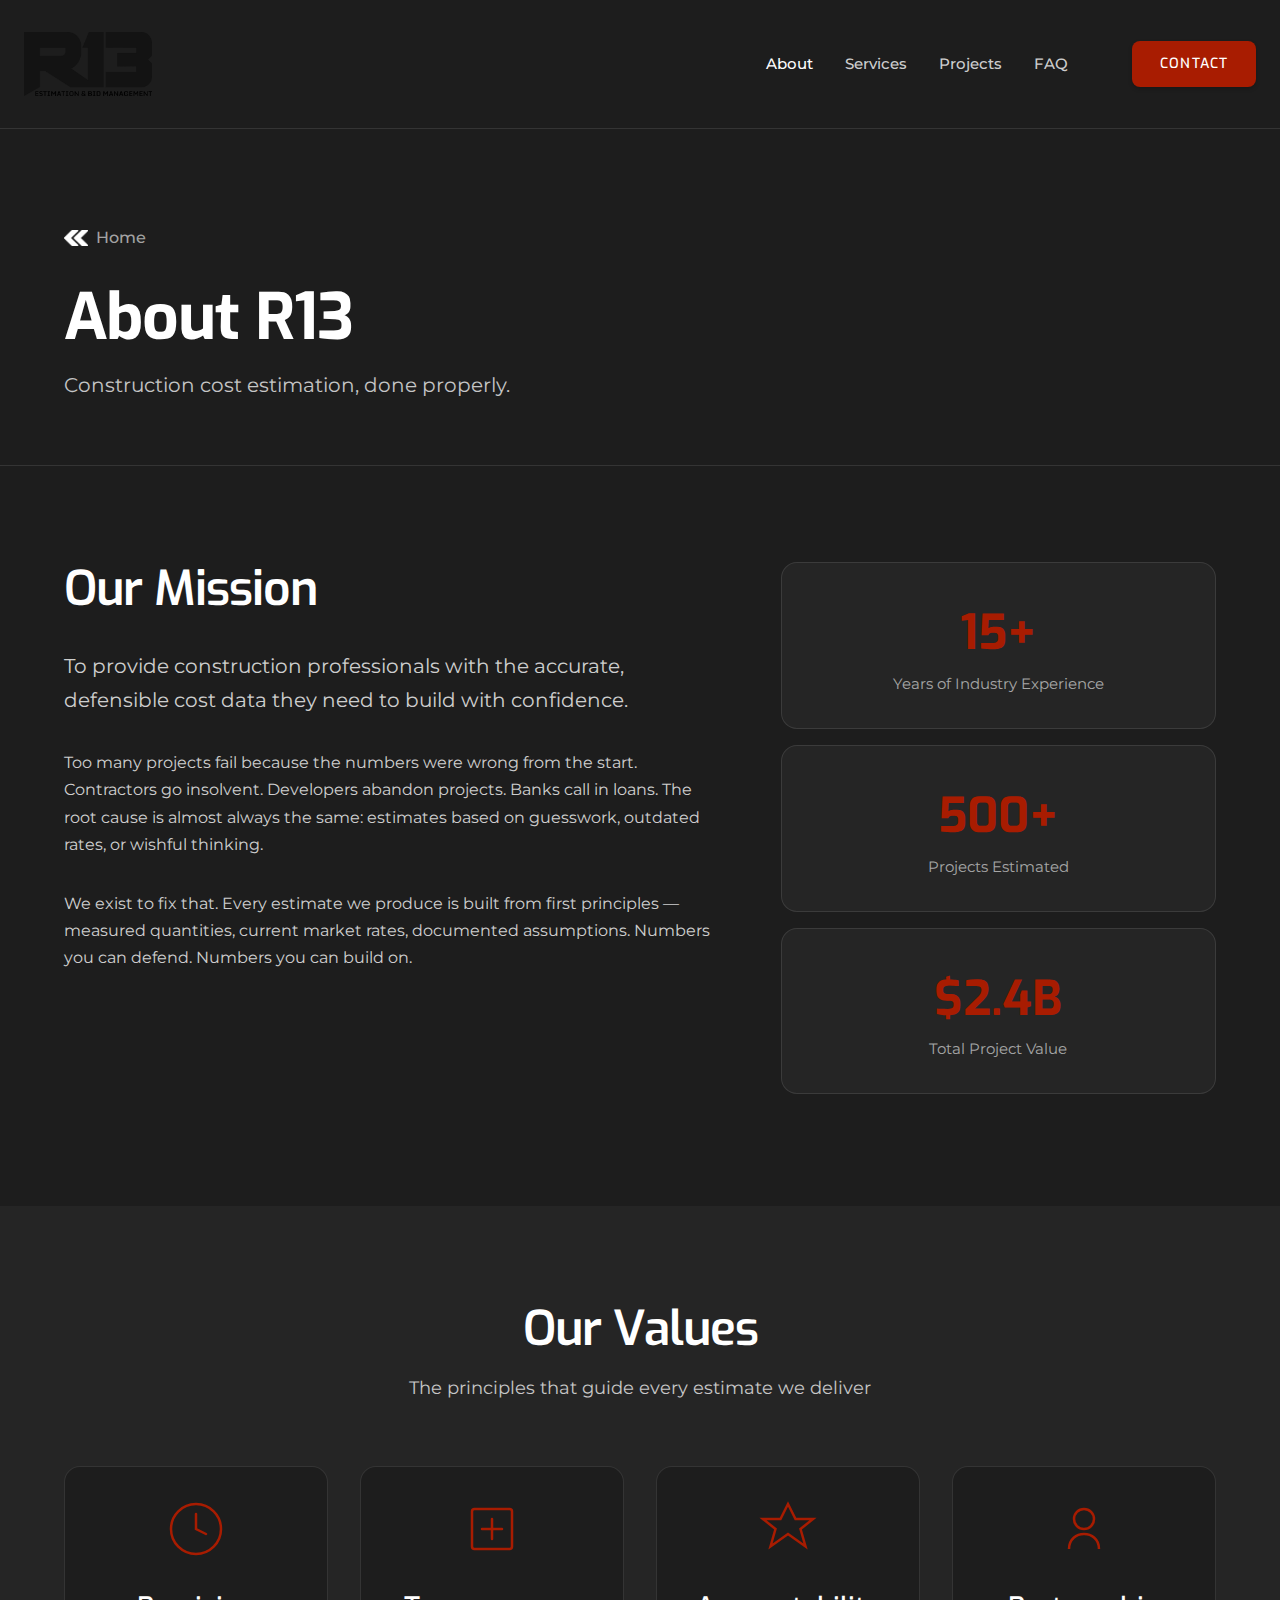
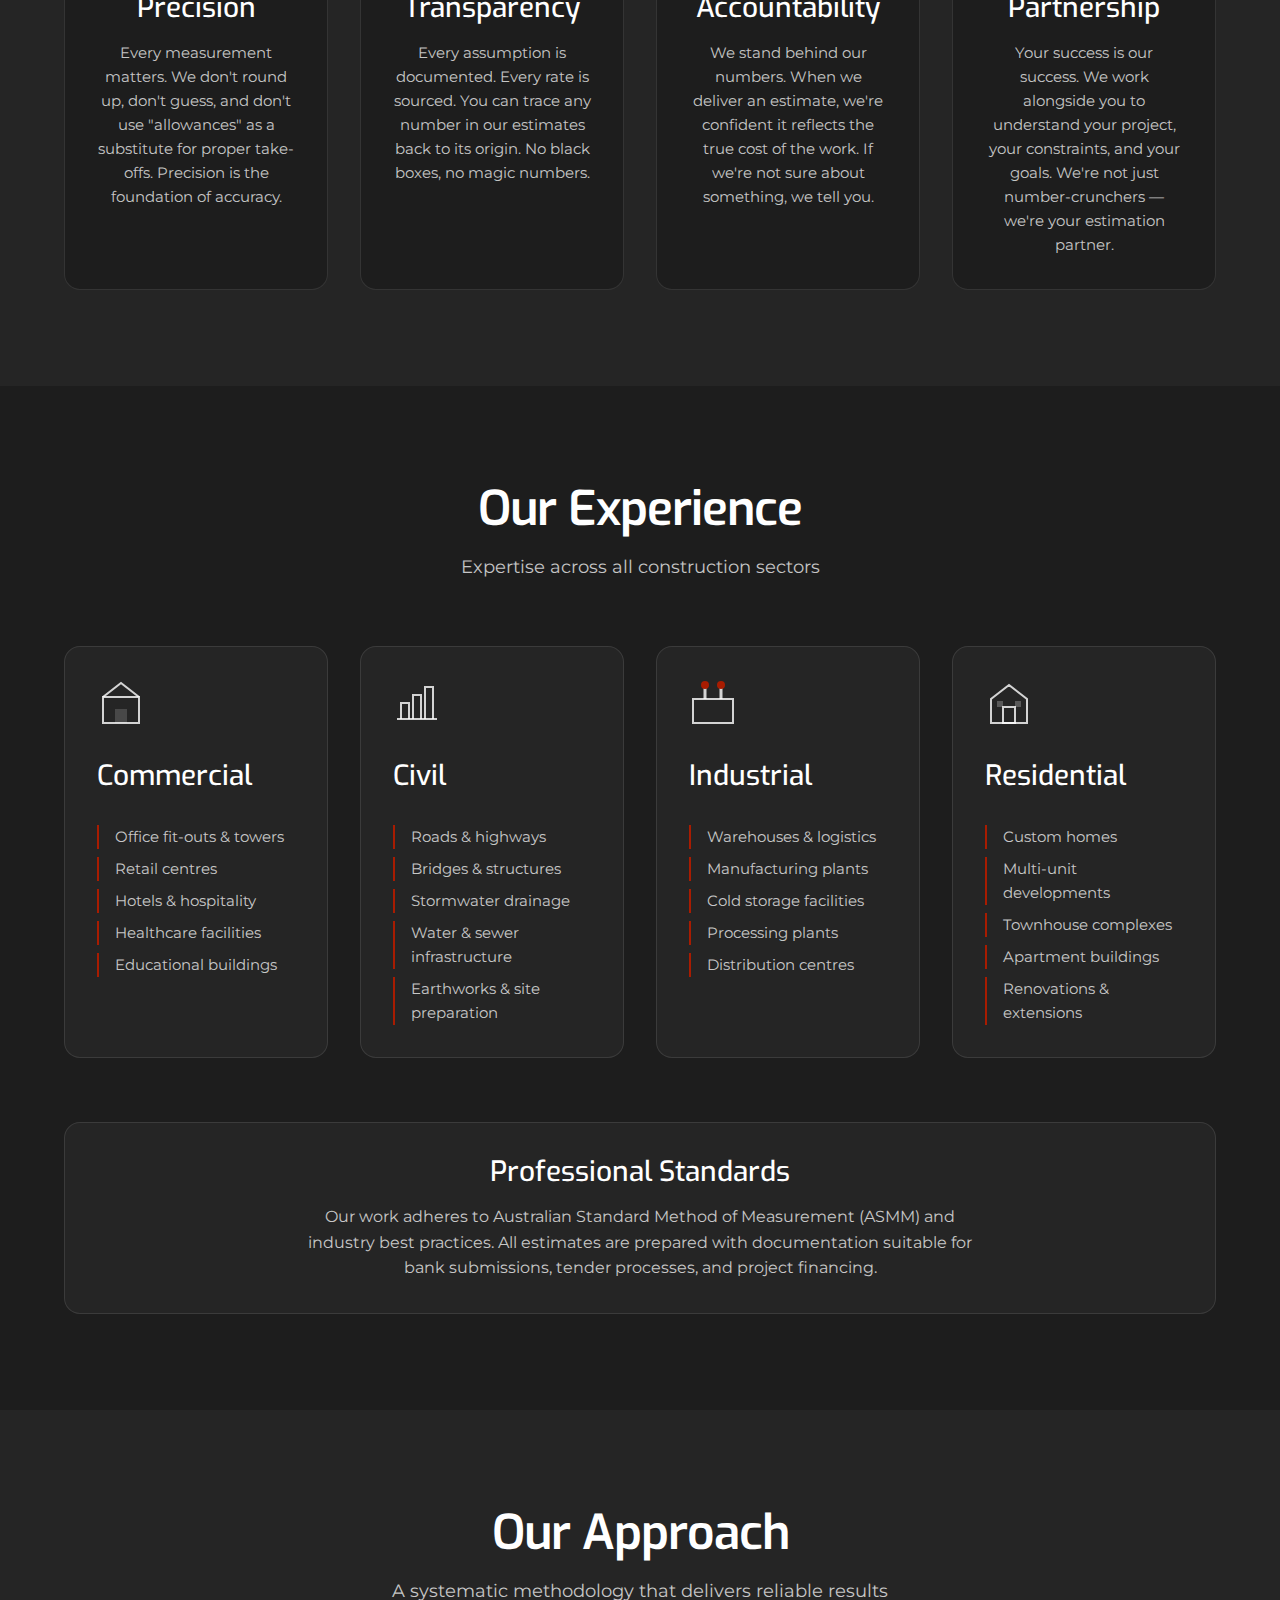
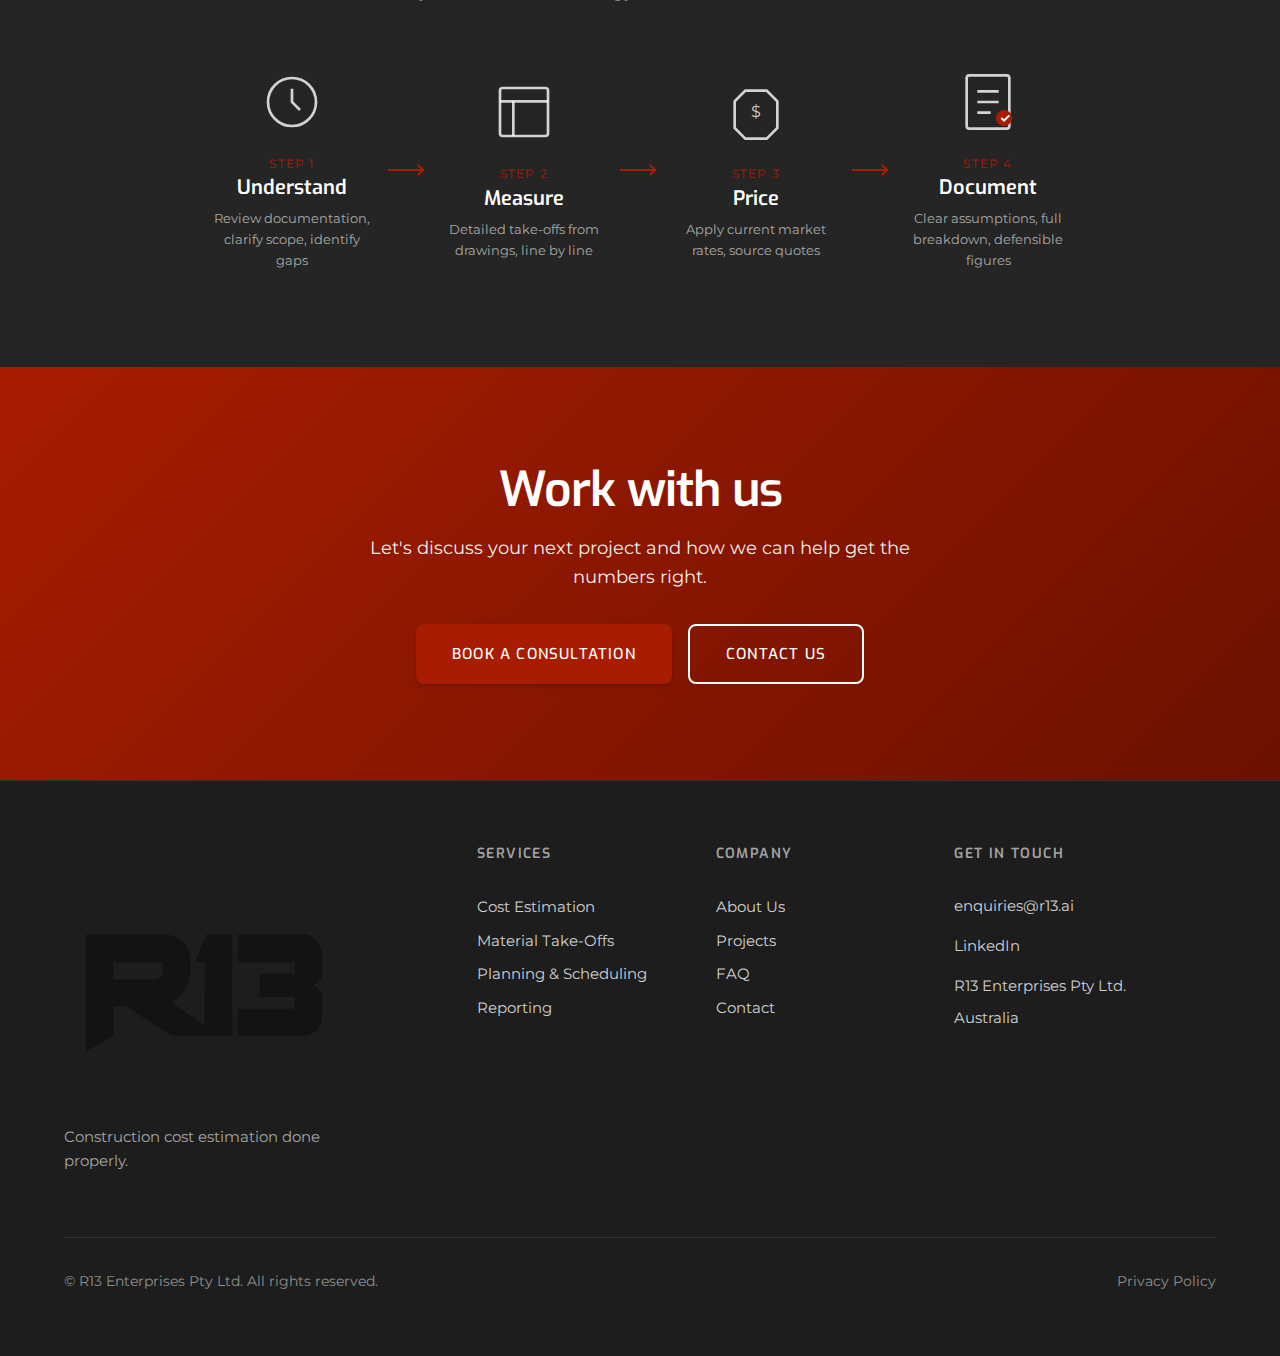
<file: about.html>
<!DOCTYPE html>
<html lang="en-AU">
<head>
  <meta charset="UTF-8">
  <meta name="viewport" content="width=device-width, initial-scale=1.0">
  <title>About R13 - Construction Cost Estimation Experts</title>
  <meta name="description" content="Learn about R13 Enterprises - Australia's trusted construction cost estimation specialists with 15+ years of industry experience.">
  <link rel="preconnect" href="https://fonts.googleapis.com">
  <link rel="preconnect" href="https://fonts.gstatic.com" crossorigin>
  <link rel="stylesheet" href="css/styles.css">
  <link rel="shortcut icon" href="images/ui-favicon.png" type="image/x-icon">
  <link rel="apple-touch-icon" href="images/ui-webclip.png">
</head>
<body>
  <!-- Header -->
  <header class="header header-solid">
    <div class="container">
      <a href="index.html" class="logo">
        <img src="images/logo-header.png" alt="R13 Enterprises">
      </a>
      <nav class="nav-main">
        <a href="about.html" class="active">About</a>
        <a href="services.html">Services</a>
        <a href="case-studies.html">Projects</a>
        <a href="faq.html">FAQ</a>
      </nav>
      <a href="contact.html" class="btn btn-primary">Contact</a>
    </div>
  </header>

  <main>
    <!-- Page Hero -->
    <section class="page-hero">
      <div class="container">
        <a href="index.html" class="back-link">
          <img src="images/icon-back.png" alt="">
          <span>Home</span>
        </a>
        <h1>About R13</h1>
        <p class="page-subtitle">Construction cost estimation, done properly.</p>
      </div>
    </section>

    <!-- Mission Section -->
    <section class="content-section">
      <div class="container">
        <div class="content-split">
          <div class="content-text">
            <h2>Our Mission</h2>
            <p class="lead">To provide construction professionals with the accurate, defensible cost data they need to build with confidence.</p>
            <p>Too many projects fail because the numbers were wrong from the start. Contractors go insolvent. Developers abandon projects. Banks call in loans. The root cause is almost always the same: estimates based on guesswork, outdated rates, or wishful thinking.</p>
            <p>We exist to fix that. Every estimate we produce is built from first principles — measured quantities, current market rates, documented assumptions. Numbers you can defend. Numbers you can build on.</p>
          </div>
          <div class="content-visual">
            <div class="stat-highlight-card">
              <div class="stat-highlight-number">15+</div>
              <div class="stat-highlight-label">Years of Industry Experience</div>
            </div>
            <div class="stat-highlight-card">
              <div class="stat-highlight-number">500+</div>
              <div class="stat-highlight-label">Projects Estimated</div>
            </div>
            <div class="stat-highlight-card">
              <div class="stat-highlight-number">$2.4B</div>
              <div class="stat-highlight-label">Total Project Value</div>
            </div>
          </div>
        </div>
      </div>
    </section>

    <!-- Values Section -->
    <section class="values-section">
      <div class="container">
        <header class="section-header">
          <h2>Our Values</h2>
          <p>The principles that guide every estimate we deliver</p>
        </header>

        <div class="values-grid">
          <div class="value-card">
            <div class="value-icon">
              <svg viewBox="0 0 48 48" aria-hidden="true">
                <circle cx="24" cy="24" r="20" fill="none" stroke="currentColor" stroke-width="2"/>
                <path d="M24 12v12l8 4" fill="none" stroke="currentColor" stroke-width="2" stroke-linecap="round"/>
              </svg>
            </div>
            <h3>Precision</h3>
            <p>Every measurement matters. We don't round up, don't guess, and don't use "allowances" as a substitute for proper take-offs. Precision is the foundation of accuracy.</p>
          </div>

          <div class="value-card">
            <div class="value-icon">
              <svg viewBox="0 0 48 48" aria-hidden="true">
                <rect x="8" y="8" width="32" height="32" rx="2" fill="none" stroke="currentColor" stroke-width="2"/>
                <path d="M16 24h16M24 16v16" stroke="currentColor" stroke-width="2" stroke-linecap="round"/>
              </svg>
            </div>
            <h3>Transparency</h3>
            <p>Every assumption is documented. Every rate is sourced. You can trace any number in our estimates back to its origin. No black boxes, no magic numbers.</p>
          </div>

          <div class="value-card">
            <div class="value-icon">
              <svg viewBox="0 0 48 48" aria-hidden="true">
                <path d="M24 4l6 12h14l-10 8 4 14-14-10-14 10 4-14-10-8h14z" fill="none" stroke="currentColor" stroke-width="2"/>
              </svg>
            </div>
            <h3>Accountability</h3>
            <p>We stand behind our numbers. When we deliver an estimate, we're confident it reflects the true cost of the work. If we're not sure about something, we tell you.</p>
          </div>

          <div class="value-card">
            <div class="value-icon">
              <svg viewBox="0 0 48 48" aria-hidden="true">
                <circle cx="24" cy="16" r="8" fill="none" stroke="currentColor" stroke-width="2"/>
                <path d="M12 40c0-8 6-12 12-12s12 4 12 12" fill="none" stroke="currentColor" stroke-width="2"/>
              </svg>
            </div>
            <h3>Partnership</h3>
            <p>Your success is our success. We work alongside you to understand your project, your constraints, and your goals. We're not just number-crunchers — we're your estimation partner.</p>
          </div>
        </div>
      </div>
    </section>

    <!-- Experience Section with Timeline -->
    <section class="experience-section">
      <div class="container">
        <header class="section-header">
          <h2>Our Experience</h2>
          <p>Expertise across all construction sectors</p>
        </header>

        <div class="experience-grid">
          <div class="experience-card">
            <div class="experience-icon">
              <svg viewBox="0 0 48 48" aria-hidden="true">
                <rect x="6" y="18" width="36" height="26" fill="none" stroke="currentColor" stroke-width="2"/>
                <path d="M6 18l18-14 18 14" fill="none" stroke="currentColor" stroke-width="2"/>
                <rect x="18" y="30" width="12" height="14" fill="currentColor" opacity="0.2"/>
              </svg>
            </div>
            <h3>Commercial</h3>
            <ul>
              <li>Office fit-outs & towers</li>
              <li>Retail centres</li>
              <li>Hotels & hospitality</li>
              <li>Healthcare facilities</li>
              <li>Educational buildings</li>
            </ul>
          </div>

          <div class="experience-card">
            <div class="experience-icon">
              <svg viewBox="0 0 48 48" aria-hidden="true">
                <path d="M4 40h40" stroke="currentColor" stroke-width="2"/>
                <path d="M8 40V24h8v16" fill="none" stroke="currentColor" stroke-width="2"/>
                <path d="M20 40V16h8v24" fill="none" stroke="currentColor" stroke-width="2"/>
                <path d="M32 40V8h8v32" fill="none" stroke="currentColor" stroke-width="2"/>
              </svg>
            </div>
            <h3>Civil</h3>
            <ul>
              <li>Roads & highways</li>
              <li>Bridges & structures</li>
              <li>Stormwater drainage</li>
              <li>Water & sewer infrastructure</li>
              <li>Earthworks & site preparation</li>
            </ul>
          </div>

          <div class="experience-card">
            <div class="experience-icon">
              <svg viewBox="0 0 48 48" aria-hidden="true">
                <rect x="4" y="20" width="40" height="24" fill="none" stroke="currentColor" stroke-width="2"/>
                <path d="M16 6v14M32 6v14" stroke="currentColor" stroke-width="3"/>
                <circle cx="16" cy="6" r="4" fill="var(--color-accent)"/>
                <circle cx="32" cy="6" r="4" fill="var(--color-accent)"/>
              </svg>
            </div>
            <h3>Industrial</h3>
            <ul>
              <li>Warehouses & logistics</li>
              <li>Manufacturing plants</li>
              <li>Cold storage facilities</li>
              <li>Processing plants</li>
              <li>Distribution centres</li>
            </ul>
          </div>

          <div class="experience-card">
            <div class="experience-icon">
              <svg viewBox="0 0 48 48" aria-hidden="true">
                <path d="M24 6L6 20v24h36V20L24 6z" fill="none" stroke="currentColor" stroke-width="2"/>
                <rect x="18" y="28" width="12" height="16" fill="none" stroke="currentColor" stroke-width="2"/>
                <rect x="12" y="22" width="6" height="6" fill="currentColor" opacity="0.3"/>
                <rect x="30" y="22" width="6" height="6" fill="currentColor" opacity="0.3"/>
              </svg>
            </div>
            <h3>Residential</h3>
            <ul>
              <li>Custom homes</li>
              <li>Multi-unit developments</li>
              <li>Townhouse complexes</li>
              <li>Apartment buildings</li>
              <li>Renovations & extensions</li>
            </ul>
          </div>
        </div>

        <!-- Industry Certifications -->
        <div class="certifications">
          <h3>Professional Standards</h3>
          <p>Our work adheres to Australian Standard Method of Measurement (ASMM) and industry best practices. All estimates are prepared with documentation suitable for bank submissions, tender processes, and project financing.</p>
        </div>
      </div>
    </section>

    <!-- Approach Infographic -->
    <section class="approach-section">
      <div class="container">
        <header class="section-header">
          <h2>Our Approach</h2>
          <p>A systematic methodology that delivers reliable results</p>
        </header>

        <div class="approach-visual">
          <div class="approach-step">
            <div class="approach-icon">
              <svg viewBox="0 0 48 48" aria-hidden="true">
                <circle cx="24" cy="24" r="18" fill="none" stroke="currentColor" stroke-width="2"/>
                <path d="M24 14v10l6 6" fill="none" stroke="currentColor" stroke-width="2"/>
              </svg>
            </div>
            <div class="approach-content">
              <span class="approach-label">Step 1</span>
              <h4>Understand</h4>
              <p>Review documentation, clarify scope, identify gaps</p>
            </div>
          </div>

          <div class="approach-connector">
            <svg viewBox="0 0 40 20" aria-hidden="true">
              <path d="M0 10h35" stroke="var(--color-accent)" stroke-width="2"/>
              <path d="M30 5l5 5-5 5" fill="none" stroke="var(--color-accent)" stroke-width="2"/>
            </svg>
          </div>

          <div class="approach-step">
            <div class="approach-icon">
              <svg viewBox="0 0 48 48" aria-hidden="true">
                <rect x="6" y="6" width="36" height="36" rx="2" fill="none" stroke="currentColor" stroke-width="2"/>
                <line x1="6" y1="16" x2="42" y2="16" stroke="currentColor" stroke-width="2"/>
                <line x1="16" y1="16" x2="16" y2="42" stroke="currentColor" stroke-width="2"/>
              </svg>
            </div>
            <div class="approach-content">
              <span class="approach-label">Step 2</span>
              <h4>Measure</h4>
              <p>Detailed take-offs from drawings, line by line</p>
            </div>
          </div>

          <div class="approach-connector">
            <svg viewBox="0 0 40 20" aria-hidden="true">
              <path d="M0 10h35" stroke="var(--color-accent)" stroke-width="2"/>
              <path d="M30 5l5 5-5 5" fill="none" stroke="var(--color-accent)" stroke-width="2"/>
            </svg>
          </div>

          <div class="approach-step">
            <div class="approach-icon">
              <svg viewBox="0 0 48 48" aria-hidden="true">
                <path d="M8 36V16l8-8h16l8 8v20l-8 8H16l-8-8z" fill="none" stroke="currentColor" stroke-width="2"/>
                <text x="24" y="28" text-anchor="middle" font-size="12" fill="currentColor">$</text>
              </svg>
            </div>
            <div class="approach-content">
              <span class="approach-label">Step 3</span>
              <h4>Price</h4>
              <p>Apply current market rates, source quotes</p>
            </div>
          </div>

          <div class="approach-connector">
            <svg viewBox="0 0 40 20" aria-hidden="true">
              <path d="M0 10h35" stroke="var(--color-accent)" stroke-width="2"/>
              <path d="M30 5l5 5-5 5" fill="none" stroke="var(--color-accent)" stroke-width="2"/>
            </svg>
          </div>

          <div class="approach-step">
            <div class="approach-icon">
              <svg viewBox="0 0 48 48" aria-hidden="true">
                <rect x="8" y="4" width="32" height="40" rx="2" fill="none" stroke="currentColor" stroke-width="2"/>
                <path d="M16 16h16M16 24h16M16 32h10" stroke="currentColor" stroke-width="2"/>
                <circle cx="36" cy="36" r="6" fill="var(--color-accent)"/>
                <path d="M34 36l2 2 4-4" stroke="white" stroke-width="1.5" fill="none"/>
              </svg>
            </div>
            <div class="approach-content">
              <span class="approach-label">Step 4</span>
              <h4>Document</h4>
              <p>Clear assumptions, full breakdown, defensible figures</p>
            </div>
          </div>
        </div>
      </div>
    </section>

    <!-- CTA Section -->
    <section class="final-cta-section">
      <div class="container">
        <div class="final-cta-content">
          <h2>Work with us</h2>
          <p>Let's discuss your next project and how we can help get the numbers right.</p>
          <div class="cta-group centered">
            <a href="schedule.html" class="btn btn-primary btn-large">Book a Consultation</a>
            <a href="contact.html" class="btn btn-secondary btn-large">Contact Us</a>
          </div>
        </div>
      </div>
    </section>
  </main>

  <!-- Footer -->
  <footer class="footer">
    <div class="container">
      <div class="footer-grid">
        <div class="footer-brand">
          <a href="index.html" class="footer-logo">
            <img src="images/logo-footer.svg" alt="R13 Enterprises">
          </a>
          <p class="footer-tagline">Construction cost estimation done properly.</p>
        </div>

        <div class="footer-links">
          <h4>Services</h4>
          <ul>
            <li><a href="services.html#estimation">Cost Estimation</a></li>
            <li><a href="services.html#takeoffs">Material Take-Offs</a></li>
            <li><a href="services.html#planning">Planning & Scheduling</a></li>
            <li><a href="services.html#reporting">Reporting</a></li>
          </ul>
        </div>

        <div class="footer-links">
          <h4>Company</h4>
          <ul>
            <li><a href="about.html">About Us</a></li>
            <li><a href="case-studies.html">Projects</a></li>
            <li><a href="faq.html">FAQ</a></li>
            <li><a href="contact.html">Contact</a></li>
          </ul>
        </div>

        <div class="footer-contact-col">
          <h4>Get in Touch</h4>
          <div class="footer-contact-item">
            <a href="mailto:enquiries@r13.ai">enquiries@r13.ai</a>
          </div>
          <div class="footer-contact-item">
            <a href="https://www.linkedin.com/company/r13-estimation-bid-management" target="_blank" rel="noopener">LinkedIn</a>
          </div>
          <div class="footer-contact-item">
            <span>R13 Enterprises Pty Ltd.</span>
            <span>Australia</span>
          </div>
        </div>
      </div>

      <div class="footer-legal">
        <span>&copy; R13 Enterprises Pty Ltd. All rights reserved.</span>
        <a href="privacy-policy.html">Privacy Policy</a>
      </div>
    </div>
  </footer>
</body>
</html>
</file>
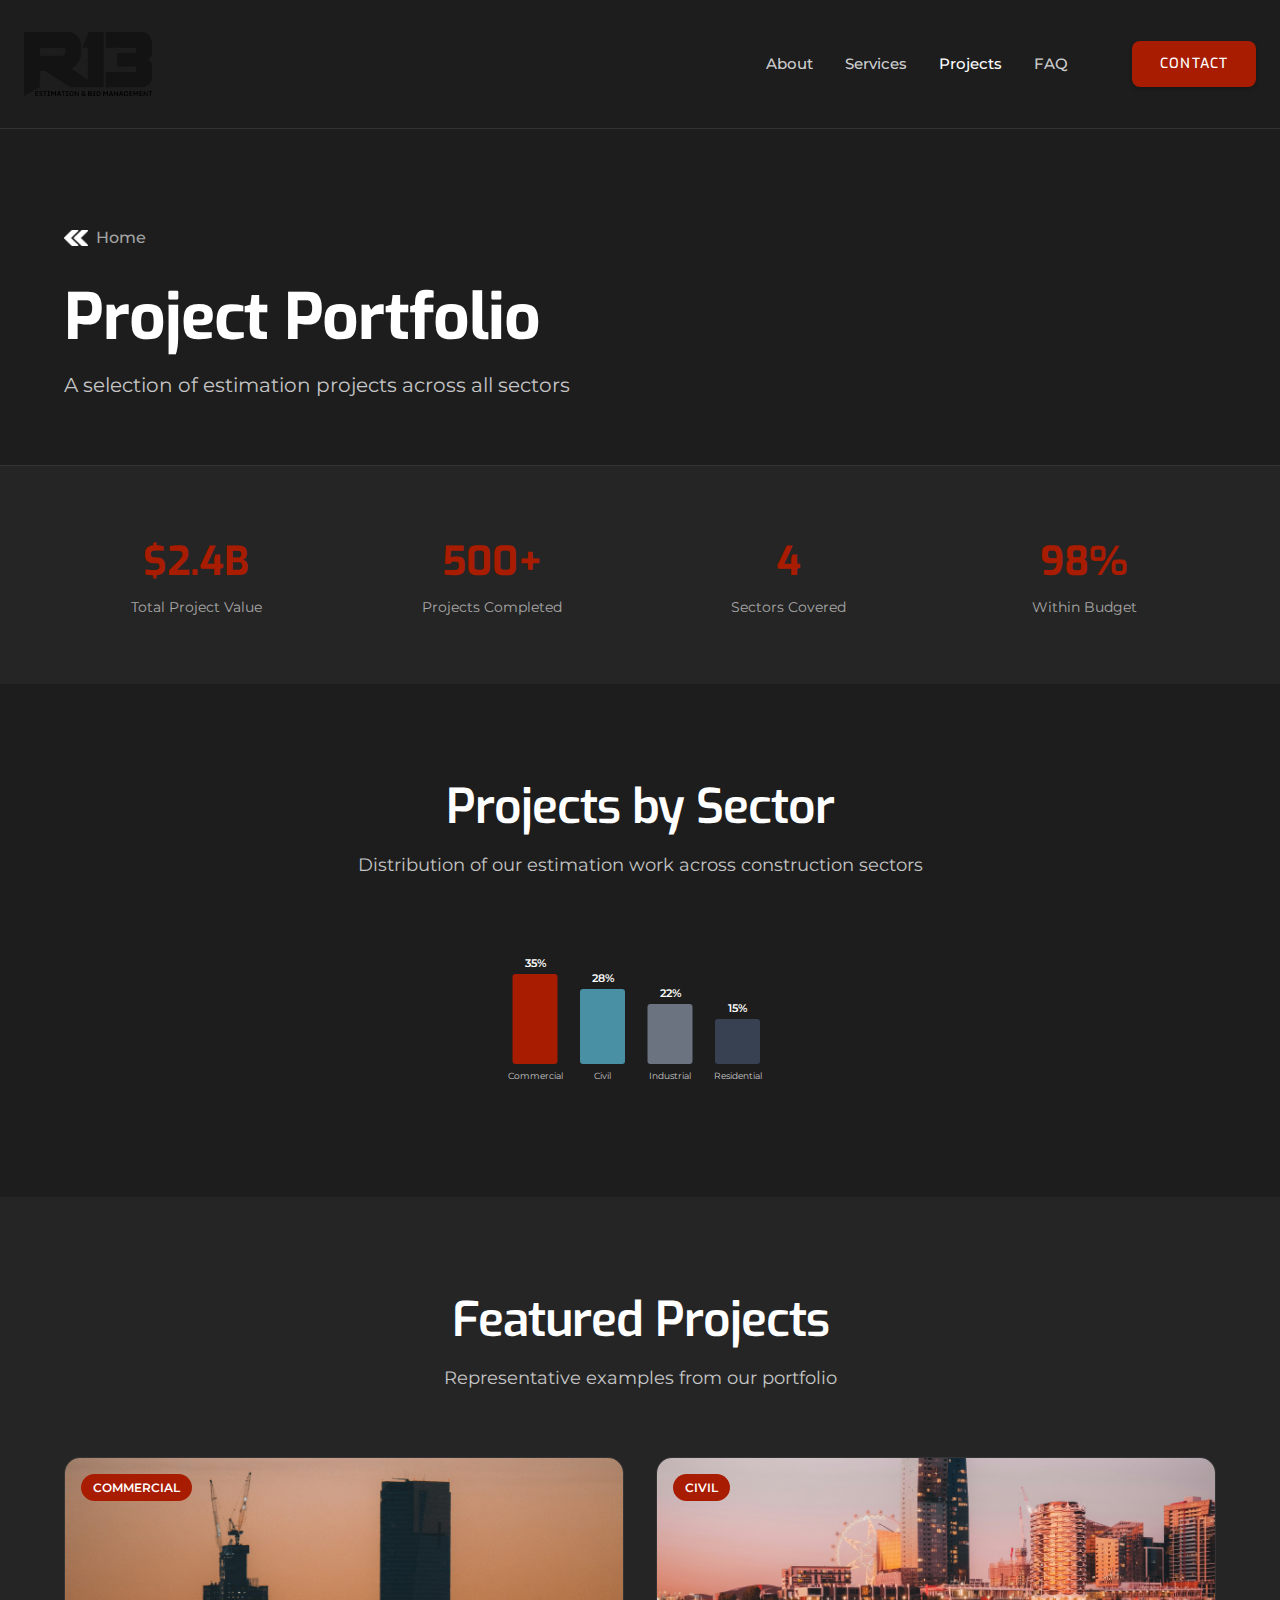
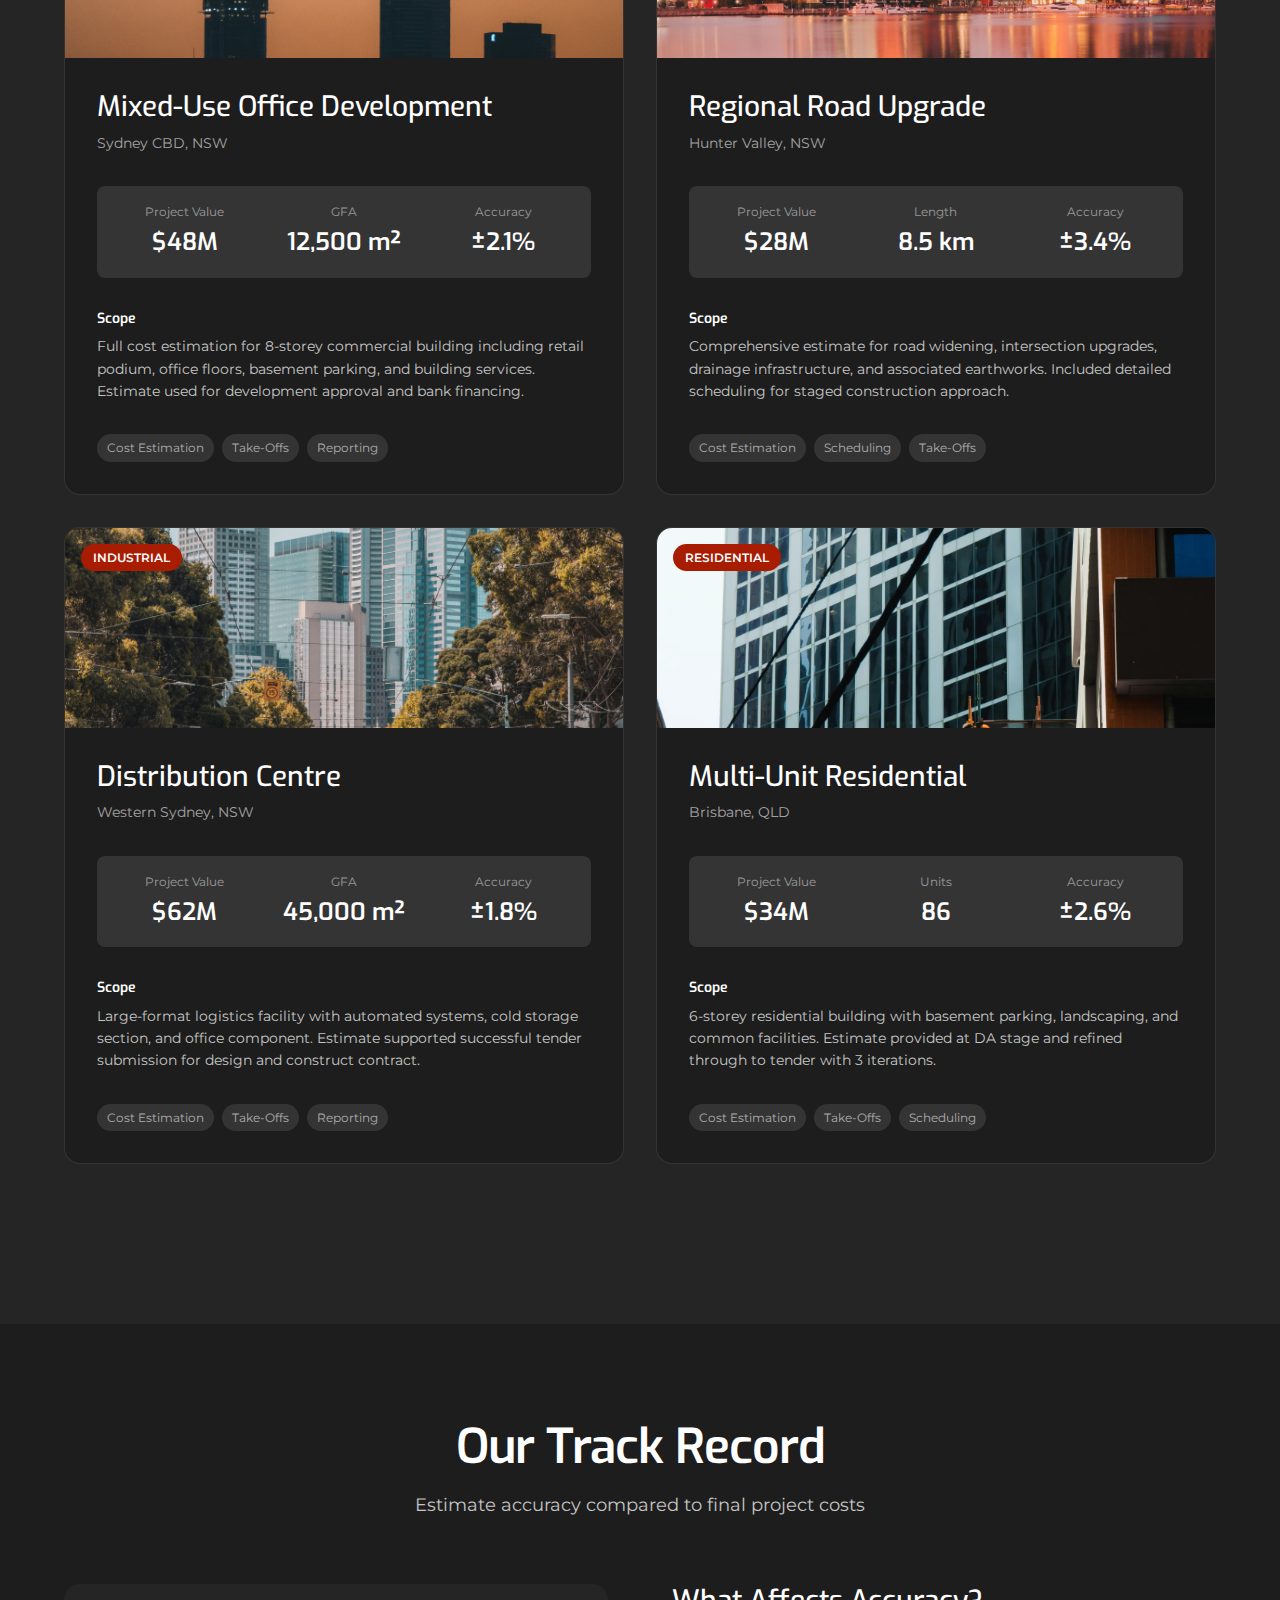
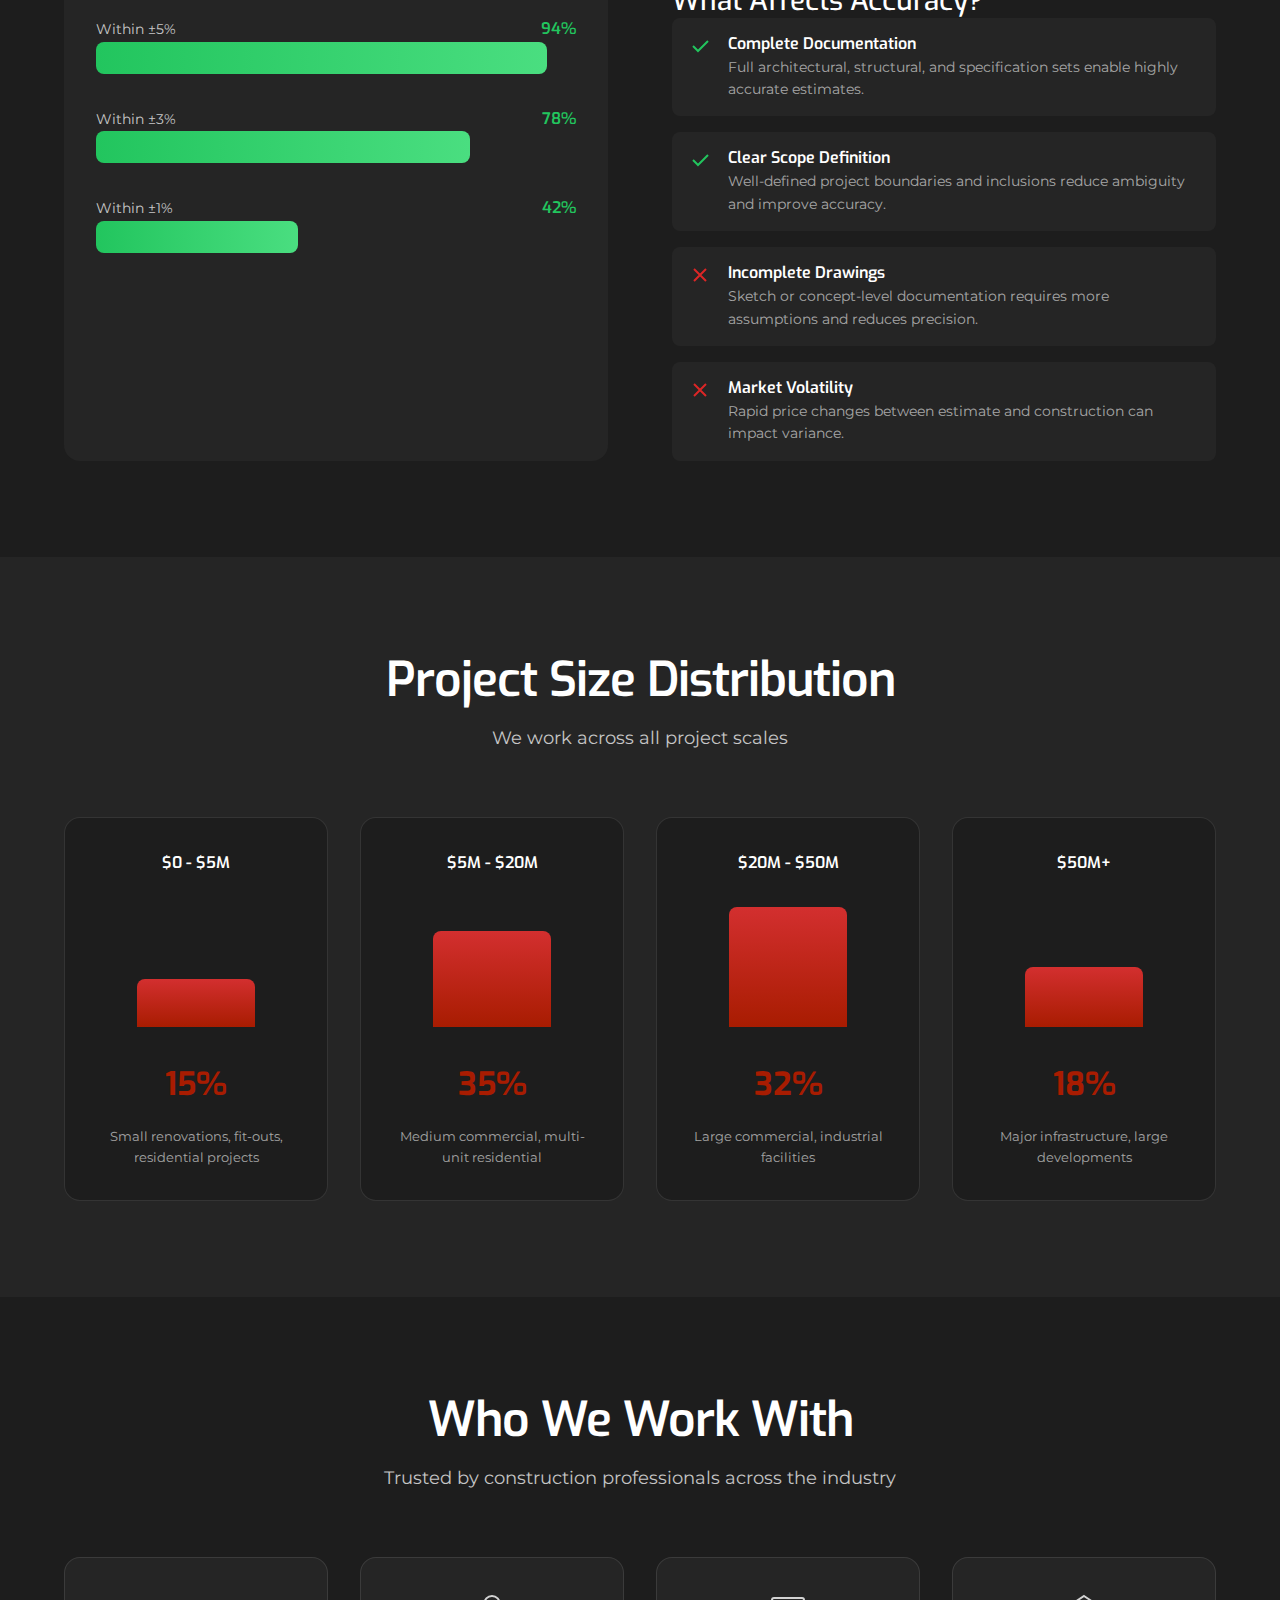
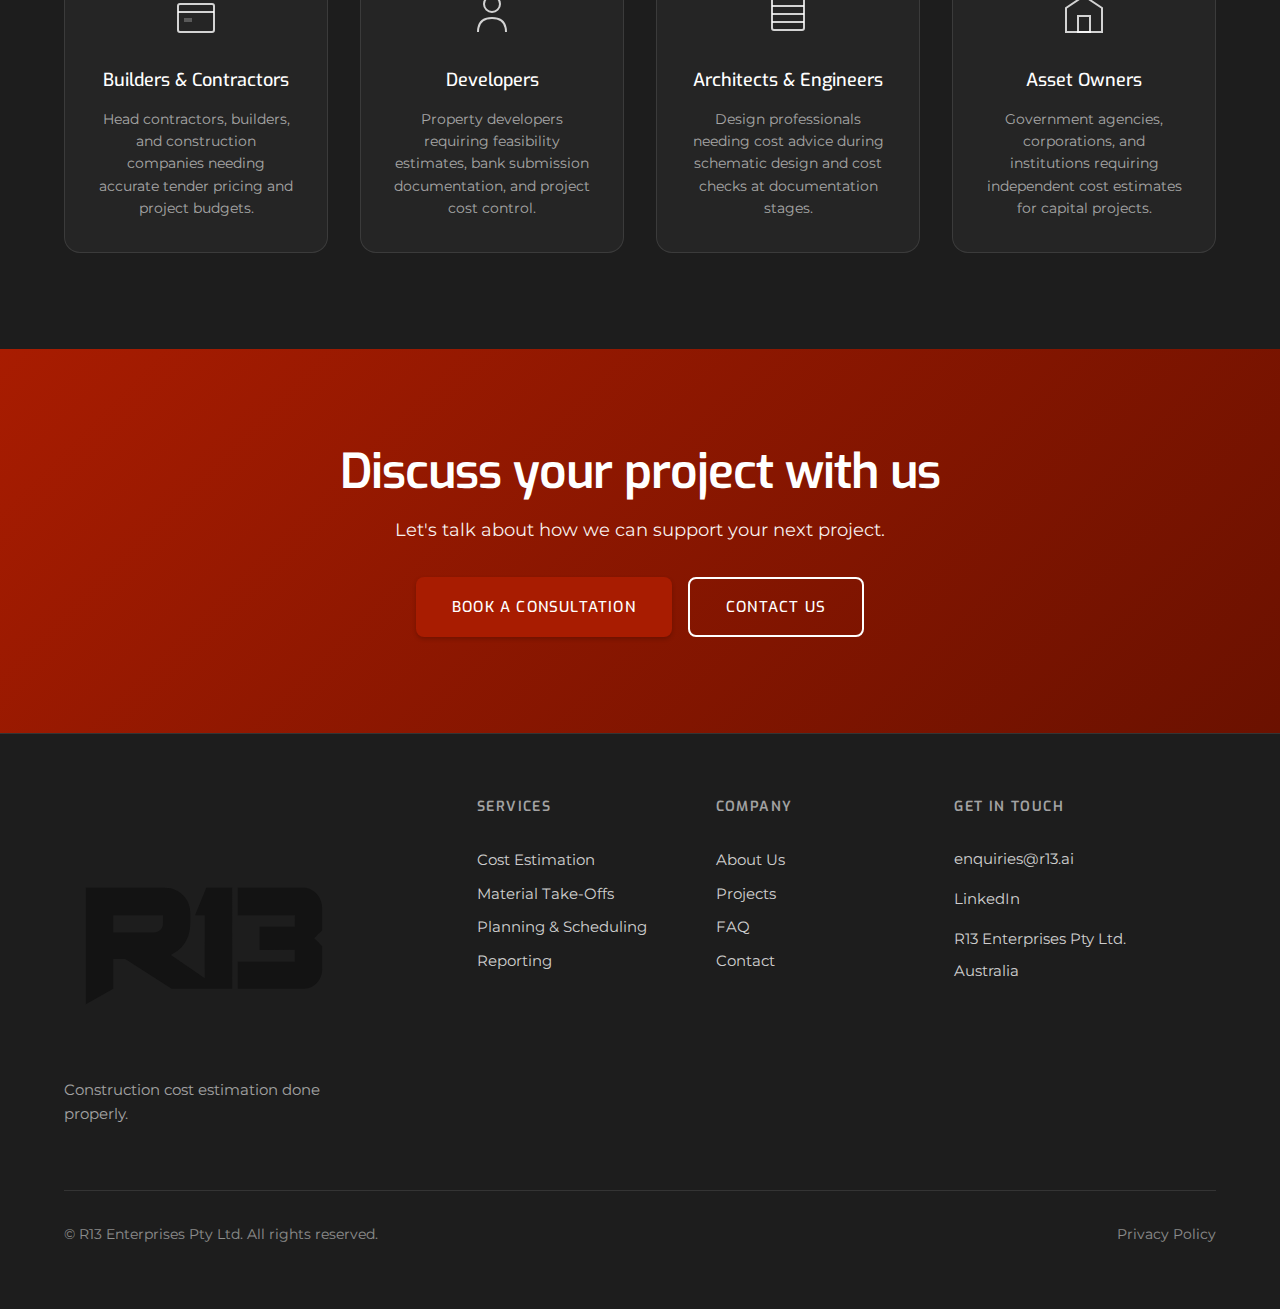
<file: case-studies.html>
<!DOCTYPE html>
<html lang="en-AU">
<head>
  <meta charset="UTF-8">
  <meta name="viewport" content="width=device-width, initial-scale=1.0">
  <title>Projects & Case Studies - R13 Construction Estimation</title>
  <meta name="description" content="Explore R13's portfolio of construction cost estimation projects across commercial, civil, industrial, and residential sectors.">
  <link rel="preconnect" href="https://fonts.googleapis.com">
  <link rel="preconnect" href="https://fonts.gstatic.com" crossorigin>
  <link rel="stylesheet" href="css/styles.css">
  <link rel="shortcut icon" href="images/ui-favicon.png" type="image/x-icon">
  <link rel="apple-touch-icon" href="images/ui-webclip.png">
</head>
<body>
  <!-- Header -->
  <header class="header header-solid">
    <div class="container">
      <a href="index.html" class="logo">
        <img src="images/logo-header.png" alt="R13 Enterprises">
      </a>
      <nav class="nav-main">
        <a href="about.html">About</a>
        <a href="services.html">Services</a>
        <a href="case-studies.html" class="active">Projects</a>
        <a href="faq.html">FAQ</a>
      </nav>
      <a href="contact.html" class="btn btn-primary">Contact</a>
    </div>
  </header>

  <main>
    <!-- Page Hero -->
    <section class="page-hero">
      <div class="container">
        <a href="index.html" class="back-link">
          <img src="images/icon-back.png" alt="">
          <span>Home</span>
        </a>
        <h1>Project Portfolio</h1>
        <p class="page-subtitle">A selection of estimation projects across all sectors</p>
      </div>
    </section>

    <!-- Portfolio Stats -->
    <section class="portfolio-stats">
      <div class="container">
        <div class="stats-banner">
          <div class="stat-block">
            <span class="stat-number">$2.4B</span>
            <span class="stat-text">Total Project Value</span>
          </div>
          <div class="stat-block">
            <span class="stat-number">500+</span>
            <span class="stat-text">Projects Completed</span>
          </div>
          <div class="stat-block">
            <span class="stat-number">4</span>
            <span class="stat-text">Sectors Covered</span>
          </div>
          <div class="stat-block">
            <span class="stat-number">98%</span>
            <span class="stat-text">Within Budget</span>
          </div>
        </div>
      </div>
    </section>

    <!-- Sector Breakdown -->
    <section class="sector-breakdown">
      <div class="container">
        <header class="section-header">
          <h2>Projects by Sector</h2>
          <p>Distribution of our estimation work across construction sectors</p>
        </header>

        <div class="sector-visual">
          <div class="sector-chart">
            <svg viewBox="0 0 400 200" class="sector-bars" aria-label="Projects by sector bar chart">
              <!-- Commercial -->
              <rect x="30" y="40" width="60" height="120" fill="var(--color-accent)" rx="4"/>
              <text x="60" y="180" text-anchor="middle" class="sector-label">Commercial</text>
              <text x="60" y="30" text-anchor="middle" class="sector-value">35%</text>

              <!-- Civil -->
              <rect x="120" y="60" width="60" height="100" fill="#4a90a4" rx="4"/>
              <text x="150" y="180" text-anchor="middle" class="sector-label">Civil</text>
              <text x="150" y="50" text-anchor="middle" class="sector-value">28%</text>

              <!-- Industrial -->
              <rect x="210" y="80" width="60" height="80" fill="#6b7280" rx="4"/>
              <text x="240" y="180" text-anchor="middle" class="sector-label">Industrial</text>
              <text x="240" y="70" text-anchor="middle" class="sector-value">22%</text>

              <!-- Residential -->
              <rect x="300" y="100" width="60" height="60" fill="#374151" rx="4"/>
              <text x="330" y="180" text-anchor="middle" class="sector-label">Residential</text>
              <text x="330" y="90" text-anchor="middle" class="sector-value">15%</text>
            </svg>
          </div>
        </div>
      </div>
    </section>

    <!-- Featured Projects -->
    <section class="featured-projects">
      <div class="container">
        <header class="section-header">
          <h2>Featured Projects</h2>
          <p>Representative examples from our portfolio</p>
        </header>

        <div class="projects-grid">
          <!-- Project 1 -->
          <article class="project-card">
            <div class="project-image">
              <img src="images/photo-construct-1.jpg" alt="Commercial office building construction">
              <span class="project-category">Commercial</span>
            </div>
            <div class="project-content">
              <h3>Mixed-Use Office Development</h3>
              <p class="project-location">Sydney CBD, NSW</p>
              <div class="project-details">
                <div class="project-stat">
                  <span class="stat-label">Project Value</span>
                  <span class="stat-value">$48M</span>
                </div>
                <div class="project-stat">
                  <span class="stat-label">GFA</span>
                  <span class="stat-value">12,500 m²</span>
                </div>
                <div class="project-stat">
                  <span class="stat-label">Accuracy</span>
                  <span class="stat-value">±2.1%</span>
                </div>
              </div>
              <div class="project-scope">
                <h4>Scope</h4>
                <p>Full cost estimation for 8-storey commercial building including retail podium, office floors, basement parking, and building services. Estimate used for development approval and bank financing.</p>
              </div>
              <div class="project-services">
                <span class="service-tag">Cost Estimation</span>
                <span class="service-tag">Take-Offs</span>
                <span class="service-tag">Reporting</span>
              </div>
            </div>
          </article>

          <!-- Project 2 -->
          <article class="project-card">
            <div class="project-image">
              <img src="images/photo-construct-2.jpg" alt="Civil infrastructure project">
              <span class="project-category">Civil</span>
            </div>
            <div class="project-content">
              <h3>Regional Road Upgrade</h3>
              <p class="project-location">Hunter Valley, NSW</p>
              <div class="project-details">
                <div class="project-stat">
                  <span class="stat-label">Project Value</span>
                  <span class="stat-value">$28M</span>
                </div>
                <div class="project-stat">
                  <span class="stat-label">Length</span>
                  <span class="stat-value">8.5 km</span>
                </div>
                <div class="project-stat">
                  <span class="stat-label">Accuracy</span>
                  <span class="stat-value">±3.4%</span>
                </div>
              </div>
              <div class="project-scope">
                <h4>Scope</h4>
                <p>Comprehensive estimate for road widening, intersection upgrades, drainage infrastructure, and associated earthworks. Included detailed scheduling for staged construction approach.</p>
              </div>
              <div class="project-services">
                <span class="service-tag">Cost Estimation</span>
                <span class="service-tag">Scheduling</span>
                <span class="service-tag">Take-Offs</span>
              </div>
            </div>
          </article>

          <!-- Project 3 -->
          <article class="project-card">
            <div class="project-image">
              <img src="images/photo-construct-3.jpg" alt="Industrial warehouse construction">
              <span class="project-category">Industrial</span>
            </div>
            <div class="project-content">
              <h3>Distribution Centre</h3>
              <p class="project-location">Western Sydney, NSW</p>
              <div class="project-details">
                <div class="project-stat">
                  <span class="stat-label">Project Value</span>
                  <span class="stat-value">$62M</span>
                </div>
                <div class="project-stat">
                  <span class="stat-label">GFA</span>
                  <span class="stat-value">45,000 m²</span>
                </div>
                <div class="project-stat">
                  <span class="stat-label">Accuracy</span>
                  <span class="stat-value">±1.8%</span>
                </div>
              </div>
              <div class="project-scope">
                <h4>Scope</h4>
                <p>Large-format logistics facility with automated systems, cold storage section, and office component. Estimate supported successful tender submission for design and construct contract.</p>
              </div>
              <div class="project-services">
                <span class="service-tag">Cost Estimation</span>
                <span class="service-tag">Take-Offs</span>
                <span class="service-tag">Reporting</span>
              </div>
            </div>
          </article>

          <!-- Project 4 -->
          <article class="project-card">
            <div class="project-image">
              <img src="images/photo-landscape.webp" alt="Residential development site">
              <span class="project-category">Residential</span>
            </div>
            <div class="project-content">
              <h3>Multi-Unit Residential</h3>
              <p class="project-location">Brisbane, QLD</p>
              <div class="project-details">
                <div class="project-stat">
                  <span class="stat-label">Project Value</span>
                  <span class="stat-value">$34M</span>
                </div>
                <div class="project-stat">
                  <span class="stat-label">Units</span>
                  <span class="stat-value">86</span>
                </div>
                <div class="project-stat">
                  <span class="stat-label">Accuracy</span>
                  <span class="stat-value">±2.6%</span>
                </div>
              </div>
              <div class="project-scope">
                <h4>Scope</h4>
                <p>6-storey residential building with basement parking, landscaping, and common facilities. Estimate provided at DA stage and refined through to tender with 3 iterations.</p>
              </div>
              <div class="project-services">
                <span class="service-tag">Cost Estimation</span>
                <span class="service-tag">Take-Offs</span>
                <span class="service-tag">Scheduling</span>
              </div>
            </div>
          </article>
        </div>
      </div>
    </section>

    <!-- Accuracy Track Record -->
    <section class="accuracy-section">
      <div class="container">
        <header class="section-header">
          <h2>Our Track Record</h2>
          <p>Estimate accuracy compared to final project costs</p>
        </header>

        <div class="accuracy-visual">
          <div class="accuracy-chart">
            <div class="accuracy-target">
              <div class="target-band within-5">
                <span class="target-label">Within ±5%</span>
                <span class="target-percent">94%</span>
                <div class="target-bar" style="width: 94%"></div>
              </div>
              <div class="target-band within-3">
                <span class="target-label">Within ±3%</span>
                <span class="target-percent">78%</span>
                <div class="target-bar" style="width: 78%"></div>
              </div>
              <div class="target-band within-1">
                <span class="target-label">Within ±1%</span>
                <span class="target-percent">42%</span>
                <div class="target-bar" style="width: 42%"></div>
              </div>
            </div>
          </div>

          <div class="accuracy-context">
            <h3>What Affects Accuracy?</h3>
            <div class="accuracy-factors">
              <div class="factor-item positive">
                <svg viewBox="0 0 24 24" aria-hidden="true">
                  <path d="M5 12l5 5L20 7" stroke="#22c55e" stroke-width="2" fill="none"/>
                </svg>
                <div class="factor-content">
                  <h4>Complete Documentation</h4>
                  <p>Full architectural, structural, and specification sets enable highly accurate estimates.</p>
                </div>
              </div>
              <div class="factor-item positive">
                <svg viewBox="0 0 24 24" aria-hidden="true">
                  <path d="M5 12l5 5L20 7" stroke="#22c55e" stroke-width="2" fill="none"/>
                </svg>
                <div class="factor-content">
                  <h4>Clear Scope Definition</h4>
                  <p>Well-defined project boundaries and inclusions reduce ambiguity and improve accuracy.</p>
                </div>
              </div>
              <div class="factor-item negative">
                <svg viewBox="0 0 24 24" aria-hidden="true">
                  <path d="M6 6l12 12M18 6L6 18" stroke="#dc2626" stroke-width="2"/>
                </svg>
                <div class="factor-content">
                  <h4>Incomplete Drawings</h4>
                  <p>Sketch or concept-level documentation requires more assumptions and reduces precision.</p>
                </div>
              </div>
              <div class="factor-item negative">
                <svg viewBox="0 0 24 24" aria-hidden="true">
                  <path d="M6 6l12 12M18 6L6 18" stroke="#dc2626" stroke-width="2"/>
                </svg>
                <div class="factor-content">
                  <h4>Market Volatility</h4>
                  <p>Rapid price changes between estimate and construction can impact variance.</p>
                </div>
              </div>
            </div>
          </div>
        </div>
      </div>
    </section>

    <!-- Project Value Distribution -->
    <section class="value-distribution">
      <div class="container">
        <header class="section-header">
          <h2>Project Size Distribution</h2>
          <p>We work across all project scales</p>
        </header>

        <div class="distribution-grid">
          <div class="distribution-card">
            <div class="distribution-range">$0 - $5M</div>
            <div class="distribution-visual">
              <div class="distribution-bar" style="height: 40%"></div>
            </div>
            <div class="distribution-percent">15%</div>
            <p>Small renovations, fit-outs, residential projects</p>
          </div>
          <div class="distribution-card">
            <div class="distribution-range">$5M - $20M</div>
            <div class="distribution-visual">
              <div class="distribution-bar" style="height: 80%"></div>
            </div>
            <div class="distribution-percent">35%</div>
            <p>Medium commercial, multi-unit residential</p>
          </div>
          <div class="distribution-card">
            <div class="distribution-range">$20M - $50M</div>
            <div class="distribution-visual">
              <div class="distribution-bar" style="height: 100%"></div>
            </div>
            <div class="distribution-percent">32%</div>
            <p>Large commercial, industrial facilities</p>
          </div>
          <div class="distribution-card">
            <div class="distribution-range">$50M+</div>
            <div class="distribution-visual">
              <div class="distribution-bar" style="height: 50%"></div>
            </div>
            <div class="distribution-percent">18%</div>
            <p>Major infrastructure, large developments</p>
          </div>
        </div>
      </div>
    </section>

    <!-- Client Types -->
    <section class="client-types">
      <div class="container">
        <header class="section-header">
          <h2>Who We Work With</h2>
          <p>Trusted by construction professionals across the industry</p>
        </header>

        <div class="client-grid">
          <div class="client-type-card">
            <div class="client-icon">
              <svg viewBox="0 0 48 48" aria-hidden="true">
                <rect x="6" y="14" width="36" height="28" rx="2" fill="none" stroke="currentColor" stroke-width="2"/>
                <path d="M6 22h36" stroke="currentColor" stroke-width="2"/>
                <rect x="12" y="28" width="8" height="4" fill="currentColor" opacity="0.3"/>
              </svg>
            </div>
            <h3>Builders & Contractors</h3>
            <p>Head contractors, builders, and construction companies needing accurate tender pricing and project budgets.</p>
          </div>

          <div class="client-type-card">
            <div class="client-icon">
              <svg viewBox="0 0 48 48" aria-hidden="true">
                <circle cx="24" cy="14" r="8" fill="none" stroke="currentColor" stroke-width="2"/>
                <path d="M10 42c0-10 6-14 14-14s14 4 14 14" fill="none" stroke="currentColor" stroke-width="2"/>
              </svg>
            </div>
            <h3>Developers</h3>
            <p>Property developers requiring feasibility estimates, bank submission documentation, and project cost control.</p>
          </div>

          <div class="client-type-card">
            <div class="client-icon">
              <svg viewBox="0 0 48 48" aria-hidden="true">
                <rect x="8" y="8" width="32" height="32" rx="2" fill="none" stroke="currentColor" stroke-width="2"/>
                <line x1="8" y1="16" x2="40" y2="16" stroke="currentColor" stroke-width="2"/>
                <line x1="8" y1="24" x2="40" y2="24" stroke="currentColor" stroke-width="2"/>
                <line x1="8" y1="32" x2="40" y2="32" stroke="currentColor" stroke-width="2"/>
              </svg>
            </div>
            <h3>Architects & Engineers</h3>
            <p>Design professionals needing cost advice during schematic design and cost checks at documentation stages.</p>
          </div>

          <div class="client-type-card">
            <div class="client-icon">
              <svg viewBox="0 0 48 48" aria-hidden="true">
                <path d="M24 6l18 12v24H6V18L24 6z" fill="none" stroke="currentColor" stroke-width="2"/>
                <rect x="18" y="26" width="12" height="16" fill="none" stroke="currentColor" stroke-width="2"/>
              </svg>
            </div>
            <h3>Asset Owners</h3>
            <p>Government agencies, corporations, and institutions requiring independent cost estimates for capital projects.</p>
          </div>
        </div>
      </div>
    </section>

    <!-- CTA Section -->
    <section class="final-cta-section">
      <div class="container">
        <div class="final-cta-content">
          <h2>Discuss your project with us</h2>
          <p>Let's talk about how we can support your next project.</p>
          <div class="cta-group centered">
            <a href="schedule.html" class="btn btn-primary btn-large">Book a Consultation</a>
            <a href="contact.html" class="btn btn-secondary btn-large">Contact Us</a>
          </div>
        </div>
      </div>
    </section>
  </main>

  <!-- Footer -->
  <footer class="footer">
    <div class="container">
      <div class="footer-grid">
        <div class="footer-brand">
          <a href="index.html" class="footer-logo">
            <img src="images/logo-footer.svg" alt="R13 Enterprises">
          </a>
          <p class="footer-tagline">Construction cost estimation done properly.</p>
        </div>

        <div class="footer-links">
          <h4>Services</h4>
          <ul>
            <li><a href="services.html#estimation">Cost Estimation</a></li>
            <li><a href="services.html#takeoffs">Material Take-Offs</a></li>
            <li><a href="services.html#planning">Planning & Scheduling</a></li>
            <li><a href="services.html#reporting">Reporting</a></li>
          </ul>
        </div>

        <div class="footer-links">
          <h4>Company</h4>
          <ul>
            <li><a href="about.html">About Us</a></li>
            <li><a href="case-studies.html">Projects</a></li>
            <li><a href="faq.html">FAQ</a></li>
            <li><a href="contact.html">Contact</a></li>
          </ul>
        </div>

        <div class="footer-contact-col">
          <h4>Get in Touch</h4>
          <div class="footer-contact-item">
            <a href="mailto:enquiries@r13.ai">enquiries@r13.ai</a>
          </div>
          <div class="footer-contact-item">
            <a href="https://www.linkedin.com/company/r13-estimation-bid-management" target="_blank" rel="noopener">LinkedIn</a>
          </div>
          <div class="footer-contact-item">
            <span>R13 Enterprises Pty Ltd.</span>
            <span>Australia</span>
          </div>
        </div>
      </div>

      <div class="footer-legal">
        <span>&copy; R13 Enterprises Pty Ltd. All rights reserved.</span>
        <a href="privacy-policy.html">Privacy Policy</a>
      </div>
    </div>
  </footer>
</body>
</html>
</file>
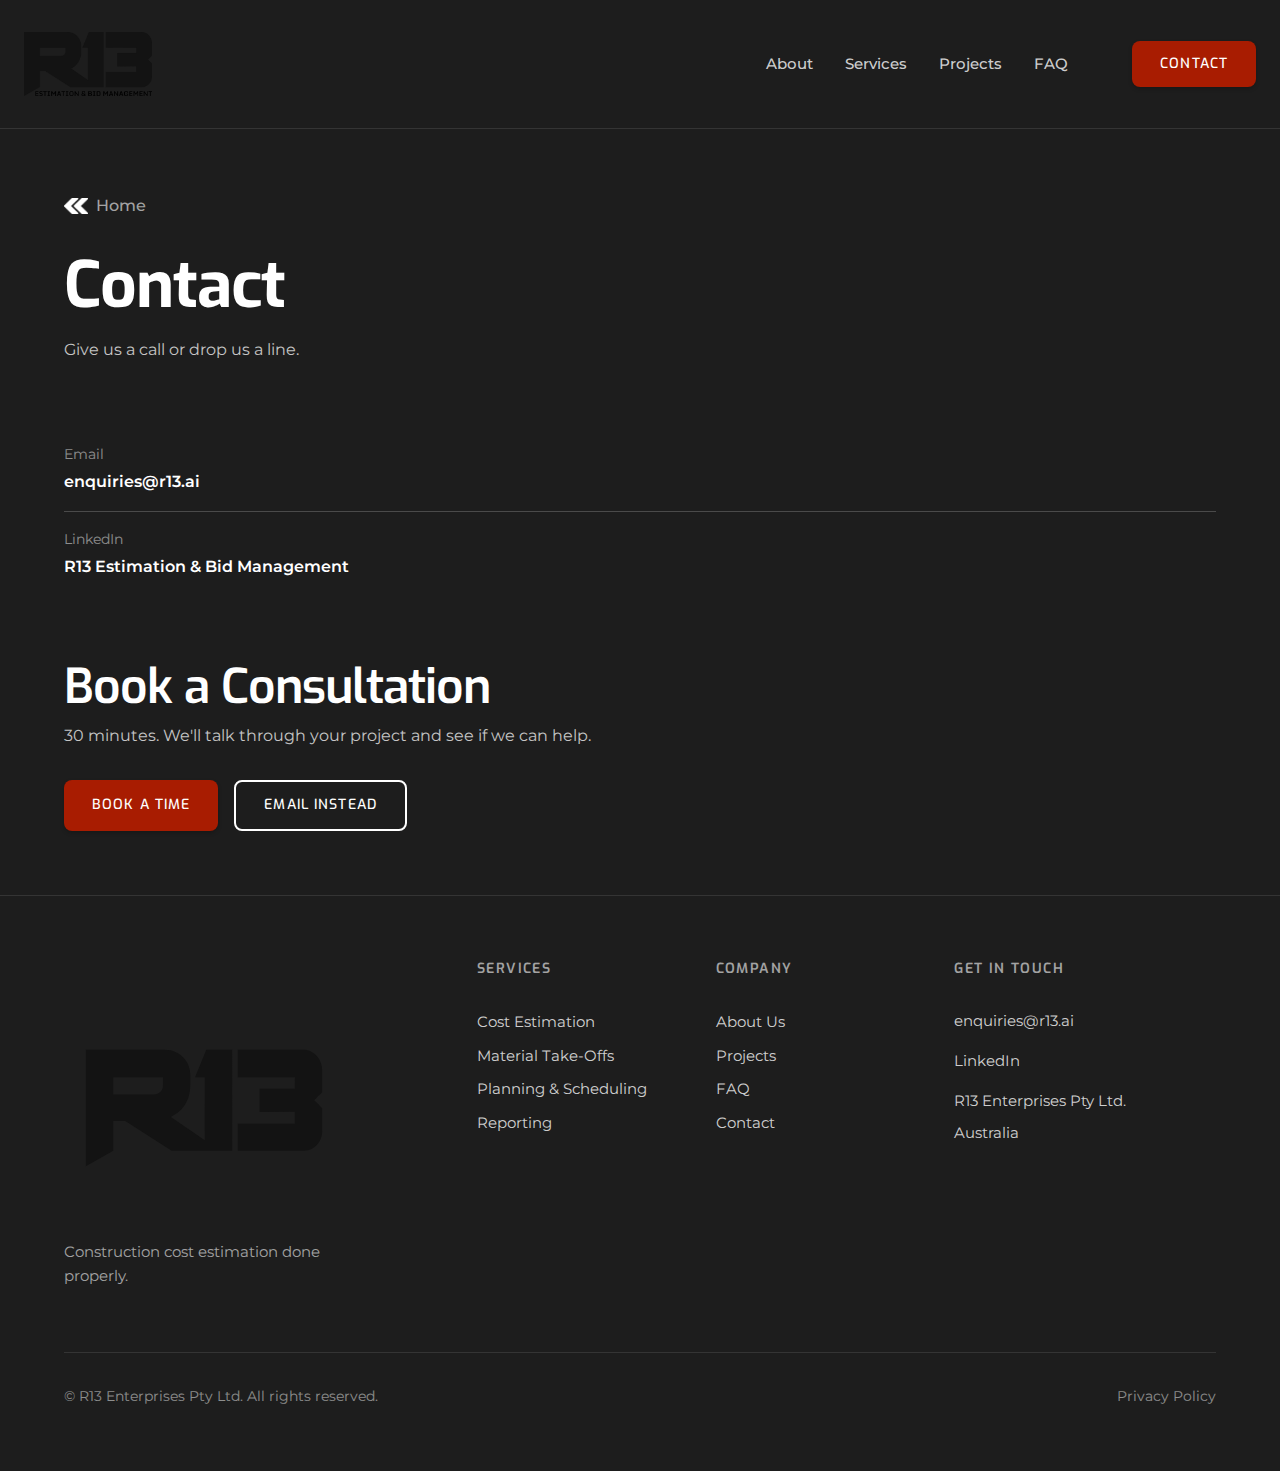
<file: contact.html>
<!DOCTYPE html>
<html lang="en-AU">
<head>
  <meta charset="UTF-8">
  <meta name="viewport" content="width=device-width, initial-scale=1.0">
  <title>Contact | R13 Construction Cost Estimation</title>
  <meta name="description" content="Get in touch with R13 for construction cost estimation services across Australia.">
  <link rel="preconnect" href="https://fonts.googleapis.com">
  <link rel="preconnect" href="https://fonts.gstatic.com" crossorigin>
  <link rel="stylesheet" href="css/styles.css">
  <link rel="shortcut icon" href="images/ui-favicon.png" type="image/x-icon">
  <link rel="apple-touch-icon" href="images/ui-webclip.png">
</head>
<body>
  <!-- Header -->
  <header class="header header-solid">
    <div class="container">
      <a href="index.html" class="logo">
        <img src="images/logo-header.png" alt="R13 Enterprises">
      </a>
      <nav class="nav-main">
        <a href="about.html">About</a>
        <a href="services.html">Services</a>
        <a href="case-studies.html">Projects</a>
        <a href="faq.html">FAQ</a>
      </nav>
      <a href="contact.html" class="btn btn-primary">Contact</a>
    </div>
  </header>

  <main>
    <section class="contact-section">
      <div class="container">
        <a href="index.html" class="back-link">
          <img src="images/icon-back.png" alt="">
          <span>Home</span>
        </a>

        <header class="contact-header">
          <h1>Contact</h1>
          <p>Give us a call or drop us a line.</p>
        </header>

        <div class="contact-info">
          <div class="contact-info-item">
            <span class="contact-label">Email</span>
            <a href="mailto:enquiries@r13.ai">enquiries@r13.ai</a>
          </div>
          <div class="contact-info-item">
            <span class="contact-label">LinkedIn</span>
            <a href="https://www.linkedin.com/company/r13-estimation-bid-management" target="_blank" rel="noopener">R13 Estimation & Bid Management</a>
          </div>
        </div>

        <div class="contact-booking">
          <h2>Book a Consultation</h2>
          <p>30 minutes. We'll talk through your project and see if we can help.</p>
          <div class="cta-group">
            <a href="schedule.html" class="btn btn-primary">Book a Time</a>
            <a href="mailto:enquiries@r13.ai" class="btn btn-secondary">Email Instead</a>
          </div>
        </div>
      </div>
    </section>
  </main>

  <!-- Footer -->
  <footer class="footer">
    <div class="container">
      <div class="footer-grid">
        <div class="footer-brand">
          <a href="index.html" class="footer-logo">
            <img src="images/logo-footer.svg" alt="R13 Enterprises">
          </a>
          <p class="footer-tagline">Construction cost estimation done properly.</p>
        </div>

        <div class="footer-links">
          <h4>Services</h4>
          <ul>
            <li><a href="services.html#estimation">Cost Estimation</a></li>
            <li><a href="services.html#takeoffs">Material Take-Offs</a></li>
            <li><a href="services.html#planning">Planning & Scheduling</a></li>
            <li><a href="services.html#reporting">Reporting</a></li>
          </ul>
        </div>

        <div class="footer-links">
          <h4>Company</h4>
          <ul>
            <li><a href="about.html">About Us</a></li>
            <li><a href="case-studies.html">Projects</a></li>
            <li><a href="faq.html">FAQ</a></li>
            <li><a href="contact.html">Contact</a></li>
          </ul>
        </div>

        <div class="footer-contact-col">
          <h4>Get in Touch</h4>
          <div class="footer-contact-item">
            <a href="mailto:enquiries@r13.ai">enquiries@r13.ai</a>
          </div>
          <div class="footer-contact-item">
            <a href="https://www.linkedin.com/company/r13-estimation-bid-management" target="_blank" rel="noopener">LinkedIn</a>
          </div>
          <div class="footer-contact-item">
            <span>R13 Enterprises Pty Ltd.</span>
            <span>Australia</span>
          </div>
        </div>
      </div>

      <div class="footer-legal">
        <span>&copy; R13 Enterprises Pty Ltd. All rights reserved.</span>
        <a href="privacy-policy.html">Privacy Policy</a>
      </div>
    </div>
  </footer>
</body>
</html>
</file>
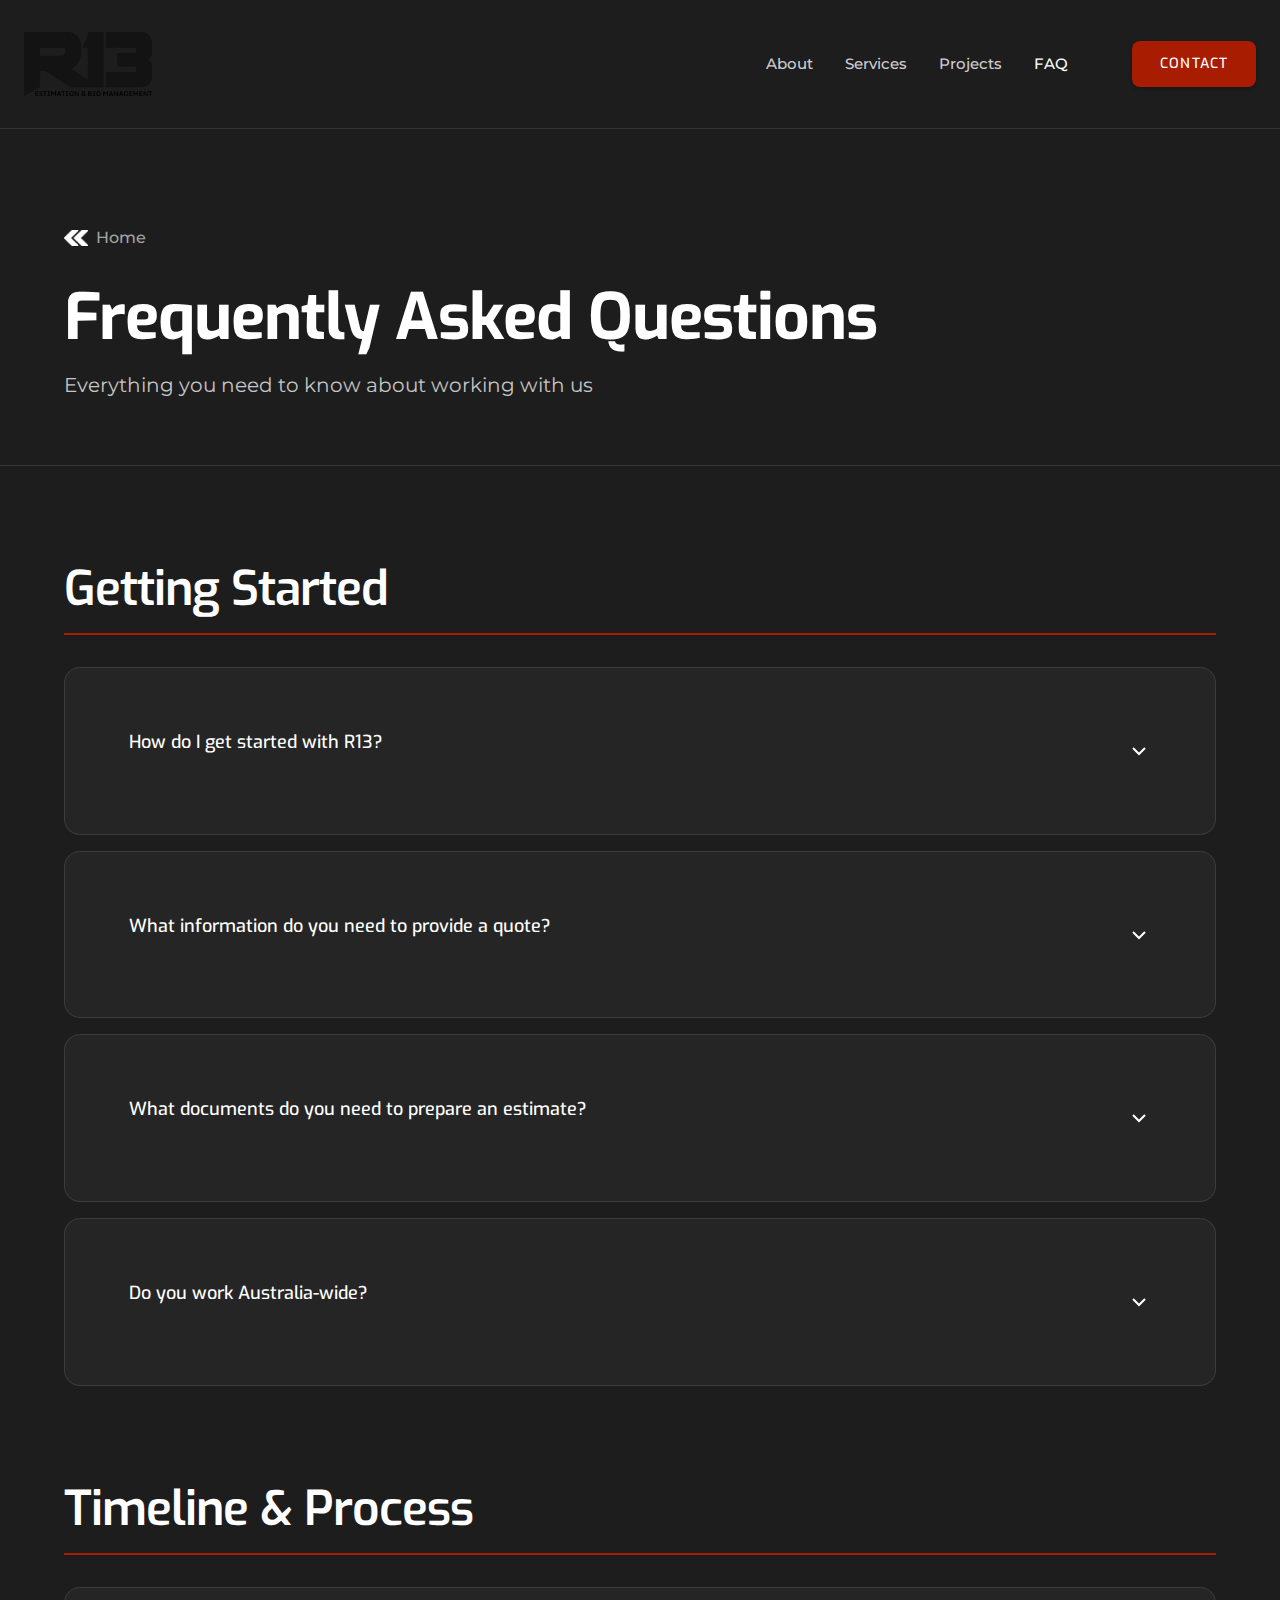
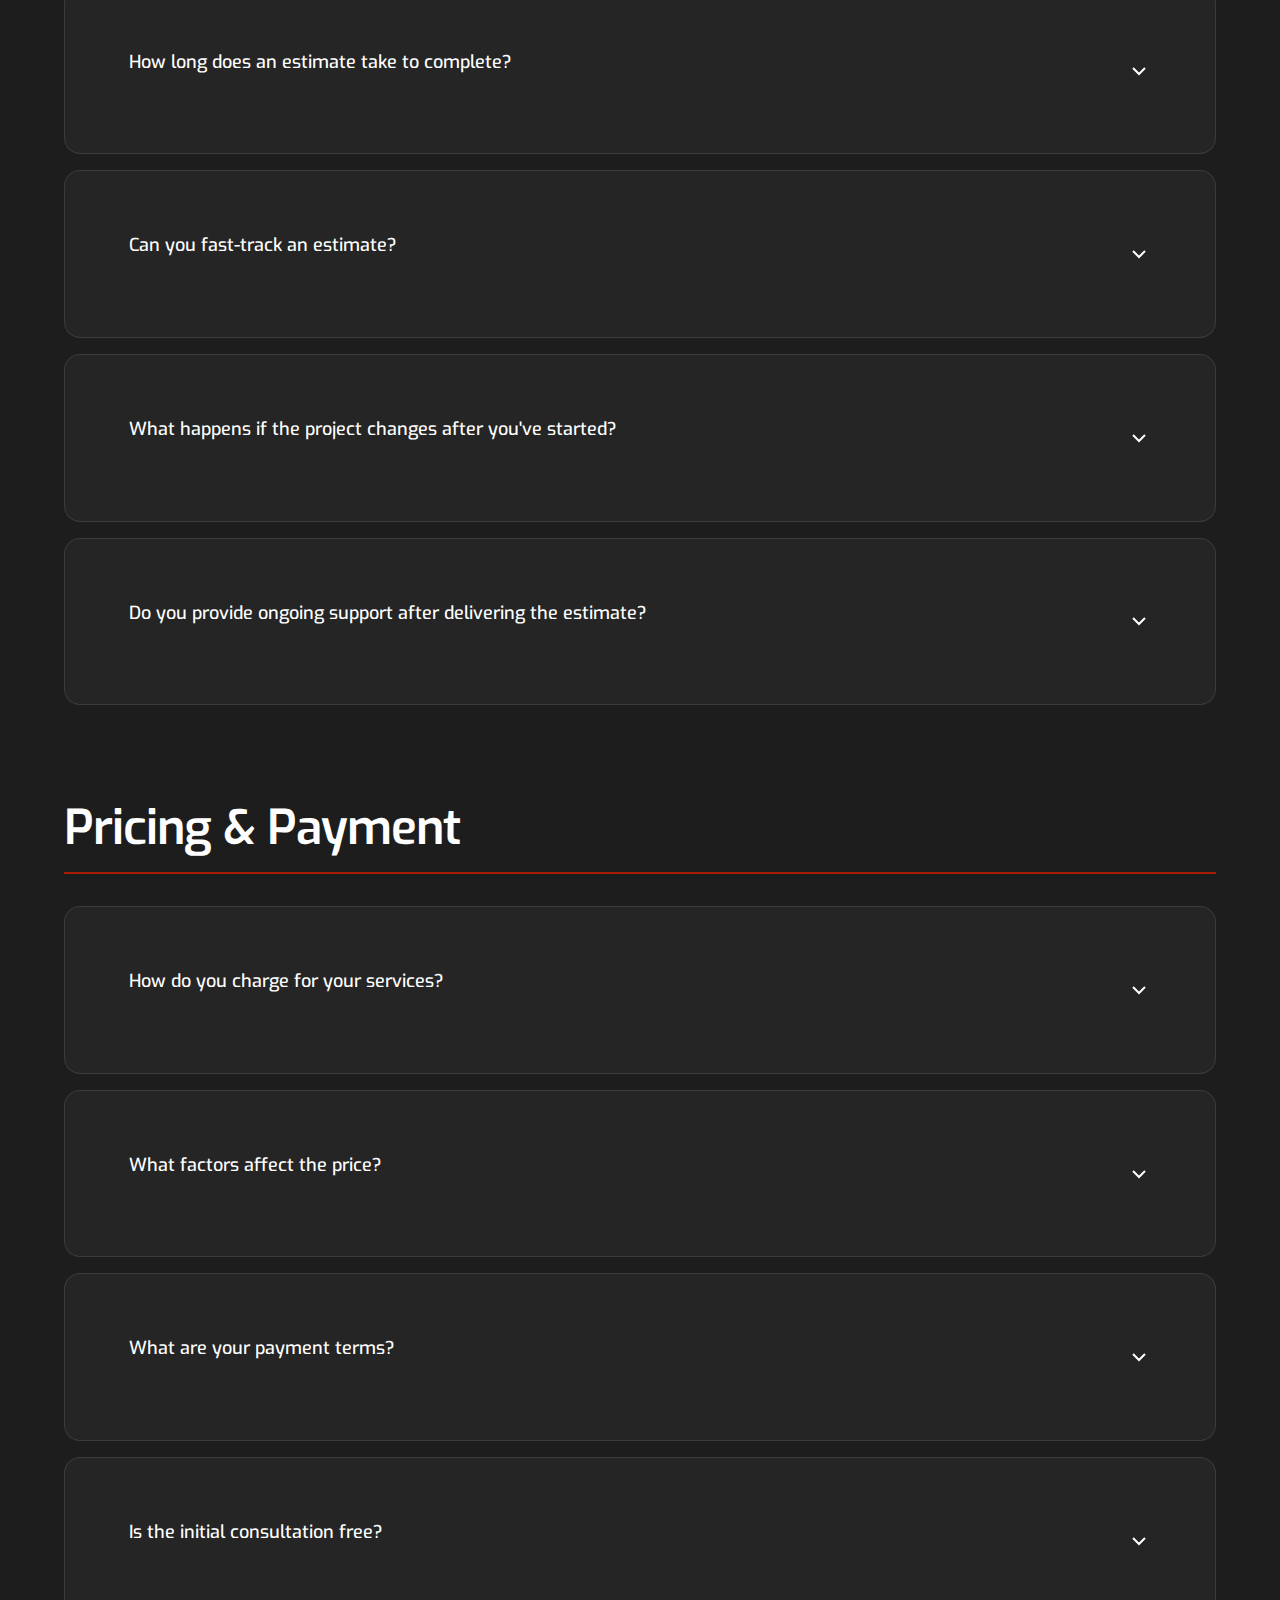
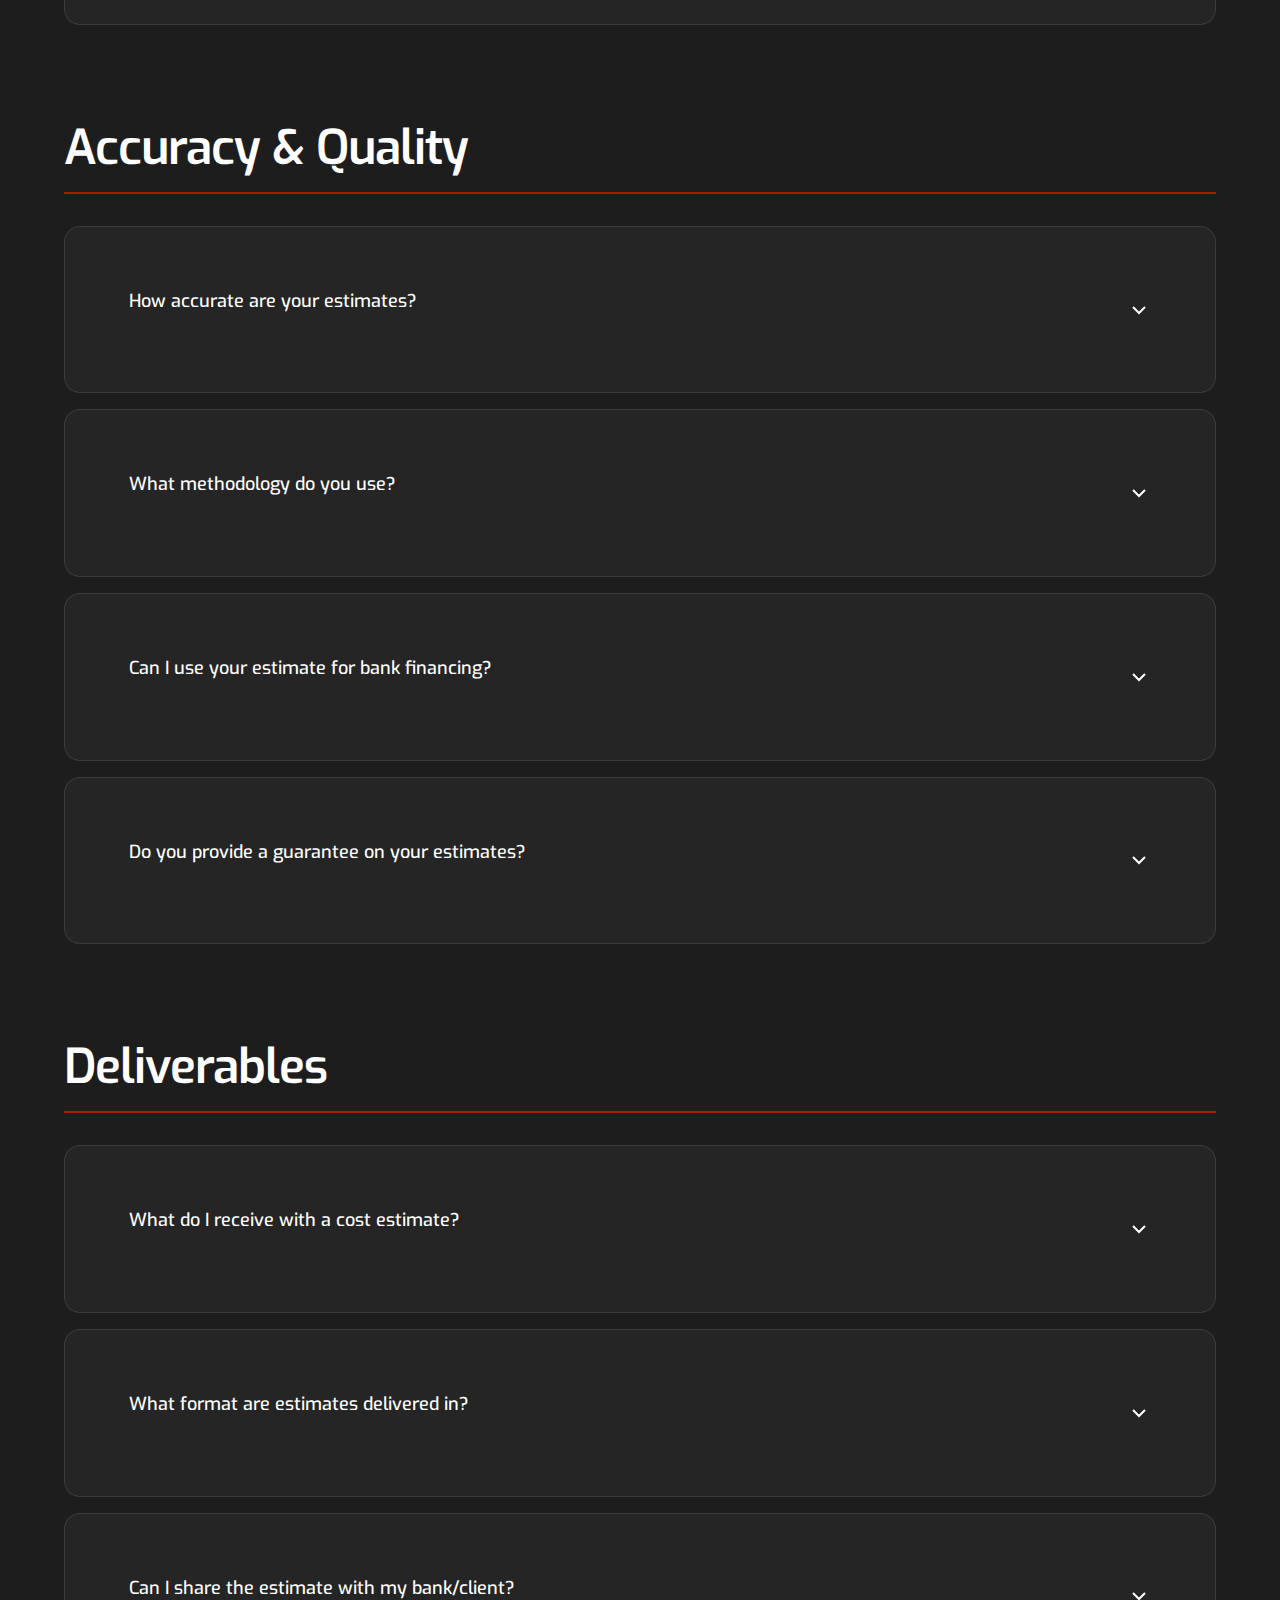
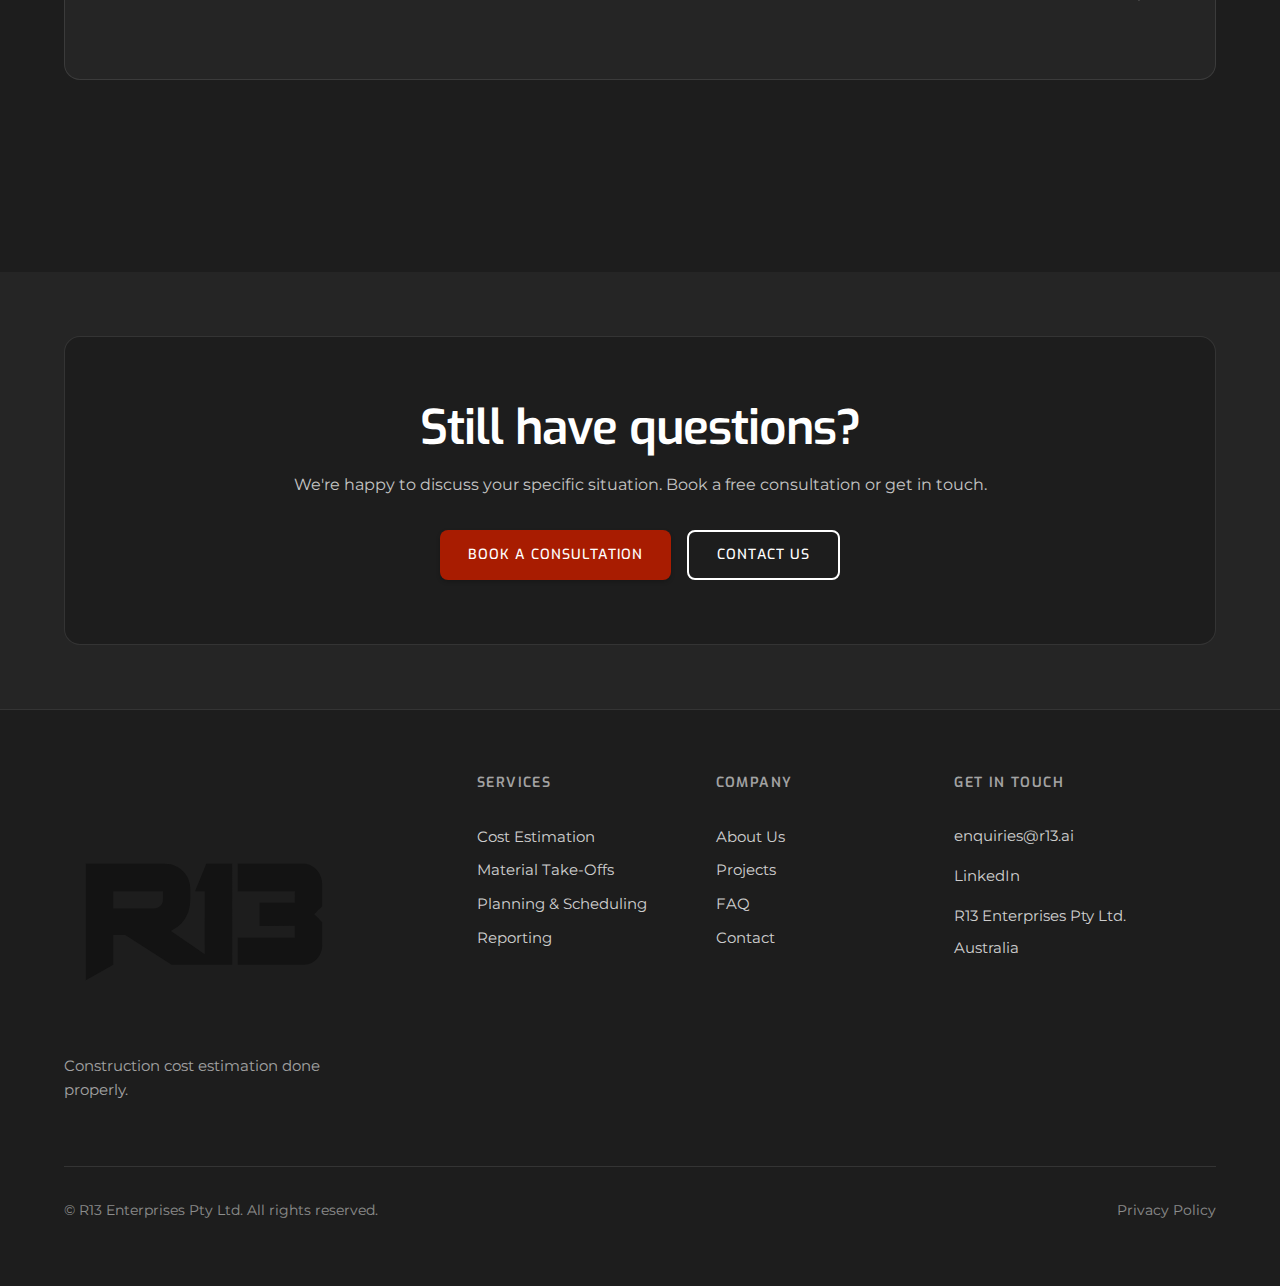
<file: faq.html>
<!DOCTYPE html>
<html lang="en-AU">
<head>
  <meta charset="UTF-8">
  <meta name="viewport" content="width=device-width, initial-scale=1.0">
  <title>FAQ - R13 Construction Cost Estimation</title>
  <meta name="description" content="Frequently asked questions about R13's construction cost estimation services, process, pricing, and deliverables.">
  <link rel="preconnect" href="https://fonts.googleapis.com">
  <link rel="preconnect" href="https://fonts.gstatic.com" crossorigin>
  <link rel="stylesheet" href="css/styles.css">
  <link rel="shortcut icon" href="images/ui-favicon.png" type="image/x-icon">
  <link rel="apple-touch-icon" href="images/ui-webclip.png">
</head>
<body>
  <!-- Header -->
  <header class="header header-solid">
    <div class="container">
      <a href="index.html" class="logo">
        <img src="images/logo-header.png" alt="R13 Enterprises">
      </a>
      <nav class="nav-main">
        <a href="about.html">About</a>
        <a href="services.html">Services</a>
        <a href="case-studies.html">Projects</a>
        <a href="faq.html" class="active">FAQ</a>
      </nav>
      <a href="contact.html" class="btn btn-primary">Contact</a>
    </div>
  </header>

  <main>
    <!-- Page Hero -->
    <section class="page-hero">
      <div class="container">
        <a href="index.html" class="back-link">
          <img src="images/icon-back.png" alt="">
          <span>Home</span>
        </a>
        <h1>Frequently Asked Questions</h1>
        <p class="page-subtitle">Everything you need to know about working with us</p>
      </div>
    </section>

    <!-- FAQ Categories -->
    <section class="faq-section">
      <div class="container">
        <!-- Getting Started -->
        <div class="faq-category">
          <h2>Getting Started</h2>

          <div class="faq-list">
            <details class="faq-item">
              <summary>
                <h3>How do I get started with R13?</h3>
                <svg viewBox="0 0 24 24" class="faq-icon" aria-hidden="true">
                  <path d="M6 9l6 6 6-6" stroke="currentColor" stroke-width="2" fill="none"/>
                </svg>
              </summary>
              <div class="faq-answer">
                <p>The process is straightforward:</p>
                <ol>
                  <li><strong>Book a consultation</strong> - Schedule a free 30-minute call through our booking system</li>
                  <li><strong>Discuss your project</strong> - We'll review your requirements, timeline, and documentation</li>
                  <li><strong>Receive a proposal</strong> - We'll provide a fee proposal and timeline within 24-48 hours</li>
                  <li><strong>Provide documents</strong> - Send us your drawings, specifications, and any relevant documentation</li>
                  <li><strong>Receive your estimate</strong> - We deliver a comprehensive estimate document within the agreed timeframe</li>
                </ol>
              </div>
            </details>

            <details class="faq-item">
              <summary>
                <h3>What information do you need to provide a quote?</h3>
                <svg viewBox="0 0 24 24" class="faq-icon" aria-hidden="true">
                  <path d="M6 9l6 6 6-6" stroke="currentColor" stroke-width="2" fill="none"/>
                </svg>
              </summary>
              <div class="faq-answer">
                <p>To provide an accurate fee proposal, we need:</p>
                <ul>
                  <li>Project type and brief description</li>
                  <li>Approximate project size (GFA, number of units, road length, etc.)</li>
                  <li>Current documentation stage (concept, DA, tender, etc.)</li>
                  <li>What deliverables you require (estimate only, take-offs, schedule, etc.)</li>
                  <li>Your timeline requirements</li>
                </ul>
                <p>For a more refined quote, providing sample drawings helps us assess complexity.</p>
              </div>
            </details>

            <details class="faq-item">
              <summary>
                <h3>What documents do you need to prepare an estimate?</h3>
                <svg viewBox="0 0 24 24" class="faq-icon" aria-hidden="true">
                  <path d="M6 9l6 6 6-6" stroke="currentColor" stroke-width="2" fill="none"/>
                </svg>
              </summary>
              <div class="faq-answer">
                <p>The ideal documentation set includes:</p>
                <ul>
                  <li><strong>Architectural drawings</strong> - Floor plans, elevations, sections, details</li>
                  <li><strong>Structural drawings</strong> - Foundation plans, framing plans, structural details</li>
                  <li><strong>Specifications</strong> - Written specifications or scope of works</li>
                  <li><strong>Engineering drawings</strong> - Mechanical, electrical, hydraulic (if available)</li>
                  <li><strong>Site information</strong> - Survey, geotech report, site constraints</li>
                </ul>
                <p>We can work with less documentation, but accuracy improves with more complete information.</p>
              </div>
            </details>

            <details class="faq-item">
              <summary>
                <h3>Do you work Australia-wide?</h3>
                <svg viewBox="0 0 24 24" class="faq-icon" aria-hidden="true">
                  <path d="M6 9l6 6 6-6" stroke="currentColor" stroke-width="2" fill="none"/>
                </svg>
              </summary>
              <div class="faq-answer">
                <p>Yes. We work with clients across all Australian states and territories. Our estimates account for regional variations in:</p>
                <ul>
                  <li>Labour rates and productivity</li>
                  <li>Material costs and supply chains</li>
                  <li>Local trade availability</li>
                  <li>Climate and site access considerations</li>
                </ul>
                <p>We maintain up-to-date market intelligence for major metropolitan and regional markets.</p>
              </div>
            </details>
          </div>
        </div>

        <!-- Timeline & Process -->
        <div class="faq-category">
          <h2>Timeline & Process</h2>

          <div class="faq-list">
            <details class="faq-item">
              <summary>
                <h3>How long does an estimate take to complete?</h3>
                <svg viewBox="0 0 24 24" class="faq-icon" aria-hidden="true">
                  <path d="M6 9l6 6 6-6" stroke="currentColor" stroke-width="2" fill="none"/>
                </svg>
              </summary>
              <div class="faq-answer">
                <p>Typical turnaround times:</p>
                <div class="timeline-table">
                  <div class="timeline-row">
                    <span class="timeline-type">Simple residential</span>
                    <span class="timeline-duration">2-3 business days</span>
                  </div>
                  <div class="timeline-row">
                    <span class="timeline-type">Medium commercial</span>
                    <span class="timeline-duration">3-5 business days</span>
                  </div>
                  <div class="timeline-row">
                    <span class="timeline-type">Large/complex projects</span>
                    <span class="timeline-duration">5-10 business days</span>
                  </div>
                  <div class="timeline-row">
                    <span class="timeline-type">Major infrastructure</span>
                    <span class="timeline-duration">2-4 weeks</span>
                  </div>
                </div>
                <p>We can often accommodate urgent requests with fast-track service.</p>
              </div>
            </details>

            <details class="faq-item">
              <summary>
                <h3>Can you fast-track an estimate?</h3>
                <svg viewBox="0 0 24 24" class="faq-icon" aria-hidden="true">
                  <path d="M6 9l6 6 6-6" stroke="currentColor" stroke-width="2" fill="none"/>
                </svg>
              </summary>
              <div class="faq-answer">
                <p>Yes, we offer fast-track service for urgent requirements. This is subject to current workload and may attract a premium fee. Contact us to discuss your timeline — we'll do our best to accommodate urgent needs.</p>
              </div>
            </details>

            <details class="faq-item">
              <summary>
                <h3>What happens if the project changes after you've started?</h3>
                <svg viewBox="0 0 24 24" class="faq-icon" aria-hidden="true">
                  <path d="M6 9l6 6 6-6" stroke="currentColor" stroke-width="2" fill="none"/>
                </svg>
              </summary>
              <div class="faq-answer">
                <p>We understand that projects evolve. Our approach:</p>
                <ul>
                  <li><strong>Minor changes</strong> - We can often incorporate these at no additional cost</li>
                  <li><strong>Significant scope changes</strong> - We'll discuss the impact and provide a revised fee if needed</li>
                  <li><strong>Revised documentation</strong> - If you receive updated drawings, we can update the estimate for a reduced fee (as the initial work carries over)</li>
                </ul>
                <p>We're flexible and work with you through the design process.</p>
              </div>
            </details>

            <details class="faq-item">
              <summary>
                <h3>Do you provide ongoing support after delivering the estimate?</h3>
                <svg viewBox="0 0 24 24" class="faq-icon" aria-hidden="true">
                  <path d="M6 9l6 6 6-6" stroke="currentColor" stroke-width="2" fill="none"/>
                </svg>
              </summary>
              <div class="faq-answer">
                <p>Yes. After delivery, we provide:</p>
                <ul>
                  <li>Clarification of any items in the estimate</li>
                  <li>Support for client/bank queries about the figures</li>
                  <li>Minor adjustments if you discover errors in source documentation</li>
                </ul>
                <p>For ongoing cost management during construction, we can discuss additional services.</p>
              </div>
            </details>
          </div>
        </div>

        <!-- Pricing -->
        <div class="faq-category">
          <h2>Pricing & Payment</h2>

          <div class="faq-list">
            <details class="faq-item">
              <summary>
                <h3>How do you charge for your services?</h3>
                <svg viewBox="0 0 24 24" class="faq-icon" aria-hidden="true">
                  <path d="M6 9l6 6 6-6" stroke="currentColor" stroke-width="2" fill="none"/>
                </svg>
              </summary>
              <div class="faq-answer">
                <p>We charge fixed project-based fees, not hourly rates. This means:</p>
                <ul>
                  <li>You know the cost upfront before we start</li>
                  <li>No surprises or cost overruns</li>
                  <li>Our fee is based on project complexity, not time spent</li>
                </ul>
                <p>We provide a clear fee proposal after understanding your requirements.</p>
              </div>
            </details>

            <details class="faq-item">
              <summary>
                <h3>What factors affect the price?</h3>
                <svg viewBox="0 0 24 24" class="faq-icon" aria-hidden="true">
                  <path d="M6 9l6 6 6-6" stroke="currentColor" stroke-width="2" fill="none"/>
                </svg>
              </summary>
              <div class="faq-answer">
                <p>Pricing depends on several factors:</p>
                <ul>
                  <li><strong>Project size</strong> - Larger projects have more to measure and price</li>
                  <li><strong>Complexity</strong> - Unusual designs, multiple buildings, or technical systems take more time</li>
                  <li><strong>Documentation quality</strong> - Complete, clear drawings are faster to work with</li>
                  <li><strong>Deliverables required</strong> - Full estimate, take-offs only, scheduling, etc.</li>
                  <li><strong>Timeline</strong> - Fast-track service may attract a premium</li>
                </ul>
              </div>
            </details>

            <details class="faq-item">
              <summary>
                <h3>What are your payment terms?</h3>
                <svg viewBox="0 0 24 24" class="faq-icon" aria-hidden="true">
                  <path d="M6 9l6 6 6-6" stroke="currentColor" stroke-width="2" fill="none"/>
                </svg>
              </summary>
              <div class="faq-answer">
                <p>Standard payment terms:</p>
                <ul>
                  <li><strong>Small projects (&lt;$3,000)</strong> - 100% due on completion</li>
                  <li><strong>Medium projects ($3,000-$10,000)</strong> - 50% deposit, 50% on completion</li>
                  <li><strong>Large projects (&gt;$10,000)</strong> - 30% deposit, progress payments as agreed</li>
                </ul>
                <p>We issue a tax invoice and accept bank transfer or credit card.</p>
              </div>
            </details>

            <details class="faq-item">
              <summary>
                <h3>Is the initial consultation free?</h3>
                <svg viewBox="0 0 24 24" class="faq-icon" aria-hidden="true">
                  <path d="M6 9l6 6 6-6" stroke="currentColor" stroke-width="2" fill="none"/>
                </svg>
              </summary>
              <div class="faq-answer">
                <p>Yes. The initial consultation is free and without obligation. We use this time to understand your project and determine if we're a good fit. You'll receive a fee proposal after the consultation.</p>
              </div>
            </details>
          </div>
        </div>

        <!-- Accuracy & Quality -->
        <div class="faq-category">
          <h2>Accuracy & Quality</h2>

          <div class="faq-list">
            <details class="faq-item">
              <summary>
                <h3>How accurate are your estimates?</h3>
                <svg viewBox="0 0 24 24" class="faq-icon" aria-hidden="true">
                  <path d="M6 9l6 6 6-6" stroke="currentColor" stroke-width="2" fill="none"/>
                </svg>
              </summary>
              <div class="faq-answer">
                <p>Our track record shows:</p>
                <ul>
                  <li><strong>94%</strong> of our estimates fall within ±5% of final project cost</li>
                  <li><strong>78%</strong> fall within ±3%</li>
                  <li>Average variance is <strong>±2.8%</strong></li>
                </ul>
                <p>Accuracy depends on documentation quality. With complete tender-level documents, we typically achieve ±2-3%. With concept-level drawings, expect ±10-15%.</p>
              </div>
            </details>

            <details class="faq-item">
              <summary>
                <h3>What methodology do you use?</h3>
                <svg viewBox="0 0 24 24" class="faq-icon" aria-hidden="true">
                  <path d="M6 9l6 6 6-6" stroke="currentColor" stroke-width="2" fill="none"/>
                </svg>
              </summary>
              <div class="faq-answer">
                <p>We follow the Australian Standard Method of Measurement (ASMM) principles:</p>
                <ul>
                  <li>Quantities measured from documentation (not rules of thumb)</li>
                  <li>Current market rates from recent projects and supplier quotes</li>
                  <li>Elemental breakdown for clear cost attribution</li>
                  <li>All assumptions and exclusions documented</li>
                  <li>Contingency recommendations based on design development stage</li>
                </ul>
              </div>
            </details>

            <details class="faq-item">
              <summary>
                <h3>Can I use your estimate for bank financing?</h3>
                <svg viewBox="0 0 24 24" class="faq-icon" aria-hidden="true">
                  <path d="M6 9l6 6 6-6" stroke="currentColor" stroke-width="2" fill="none"/>
                </svg>
              </summary>
              <div class="faq-answer">
                <p>Yes. Our estimates are prepared to a standard suitable for:</p>
                <ul>
                  <li>Bank and financier submissions</li>
                  <li>Development feasibility assessments</li>
                  <li>Board and investment committee presentations</li>
                  <li>Insurance valuations</li>
                </ul>
                <p>We provide clear methodology documentation that finance professionals expect to see.</p>
              </div>
            </details>

            <details class="faq-item">
              <summary>
                <h3>Do you provide a guarantee on your estimates?</h3>
                <svg viewBox="0 0 24 24" class="faq-icon" aria-hidden="true">
                  <path d="M6 9l6 6 6-6" stroke="currentColor" stroke-width="2" fill="none"/>
                </svg>
              </summary>
              <div class="faq-answer">
                <p>We guarantee our methodology and workmanship. Our estimates are prepared with professional care and diligence. However, like all estimates, they are forecasts based on available information and market conditions at a point in time.</p>
                <p>Final construction costs can be affected by:</p>
                <ul>
                  <li>Design changes after estimate</li>
                  <li>Market price fluctuations</li>
                  <li>Site conditions discovered during construction</li>
                  <li>Client-directed variations</li>
                </ul>
                <p>We clearly state assumptions and exclusions so you understand the basis of our figures.</p>
              </div>
            </details>
          </div>
        </div>

        <!-- Deliverables -->
        <div class="faq-category">
          <h2>Deliverables</h2>

          <div class="faq-list">
            <details class="faq-item">
              <summary>
                <h3>What do I receive with a cost estimate?</h3>
                <svg viewBox="0 0 24 24" class="faq-icon" aria-hidden="true">
                  <path d="M6 9l6 6 6-6" stroke="currentColor" stroke-width="2" fill="none"/>
                </svg>
              </summary>
              <div class="faq-answer">
                <p>A standard cost estimate includes:</p>
                <ul>
                  <li><strong>Executive summary</strong> - Key figures and recommendations</li>
                  <li><strong>Elemental breakdown</strong> - Costs organised by building element</li>
                  <li><strong>Trade breakdown</strong> - Costs organised by trade package</li>
                  <li><strong>Quantity schedule</strong> - Measured quantities with rates</li>
                  <li><strong>Assumptions & exclusions</strong> - Clear statement of basis</li>
                  <li><strong>Contingency analysis</strong> - Risk-based contingency recommendations</li>
                </ul>
                <p>Delivered as PDF report plus Excel workbook for your use.</p>
              </div>
            </details>

            <details class="faq-item">
              <summary>
                <h3>What format are estimates delivered in?</h3>
                <svg viewBox="0 0 24 24" class="faq-icon" aria-hidden="true">
                  <path d="M6 9l6 6 6-6" stroke="currentColor" stroke-width="2" fill="none"/>
                </svg>
              </summary>
              <div class="faq-answer">
                <p>We deliver in multiple formats:</p>
                <ul>
                  <li><strong>PDF</strong> - Formal report document</li>
                  <li><strong>Excel</strong> - Editable workbook with all data</li>
                  <li><strong>MS Project</strong> - For scheduling deliverables</li>
                </ul>
                <p>If you have specific format requirements (e.g., your internal templates), let us know.</p>
              </div>
            </details>

            <details class="faq-item">
              <summary>
                <h3>Can I share the estimate with my bank/client?</h3>
                <svg viewBox="0 0 24 24" class="faq-icon" aria-hidden="true">
                  <path d="M6 9l6 6 6-6" stroke="currentColor" stroke-width="2" fill="none"/>
                </svg>
              </summary>
              <div class="faq-answer">
                <p>Yes. Once delivered, you own the estimate and can share it as you need. We prepare our documents knowing they will be reviewed by third parties (banks, investors, clients) and ensure they are professional and defensible.</p>
              </div>
            </details>
          </div>
        </div>
      </div>
    </section>

    <!-- Still Have Questions -->
    <section class="more-questions">
      <div class="container">
        <div class="questions-card">
          <h2>Still have questions?</h2>
          <p>We're happy to discuss your specific situation. Book a free consultation or get in touch.</p>
          <div class="cta-group centered">
            <a href="schedule.html" class="btn btn-primary">Book a Consultation</a>
            <a href="contact.html" class="btn btn-secondary">Contact Us</a>
          </div>
        </div>
      </div>
    </section>
  </main>

  <!-- Footer -->
  <footer class="footer">
    <div class="container">
      <div class="footer-grid">
        <div class="footer-brand">
          <a href="index.html" class="footer-logo">
            <img src="images/logo-footer.svg" alt="R13 Enterprises">
          </a>
          <p class="footer-tagline">Construction cost estimation done properly.</p>
        </div>

        <div class="footer-links">
          <h4>Services</h4>
          <ul>
            <li><a href="services.html#estimation">Cost Estimation</a></li>
            <li><a href="services.html#takeoffs">Material Take-Offs</a></li>
            <li><a href="services.html#planning">Planning & Scheduling</a></li>
            <li><a href="services.html#reporting">Reporting</a></li>
          </ul>
        </div>

        <div class="footer-links">
          <h4>Company</h4>
          <ul>
            <li><a href="about.html">About Us</a></li>
            <li><a href="case-studies.html">Projects</a></li>
            <li><a href="faq.html">FAQ</a></li>
            <li><a href="contact.html">Contact</a></li>
          </ul>
        </div>

        <div class="footer-contact-col">
          <h4>Get in Touch</h4>
          <div class="footer-contact-item">
            <a href="mailto:enquiries@r13.ai">enquiries@r13.ai</a>
          </div>
          <div class="footer-contact-item">
            <a href="https://www.linkedin.com/company/r13-estimation-bid-management" target="_blank" rel="noopener">LinkedIn</a>
          </div>
          <div class="footer-contact-item">
            <span>R13 Enterprises Pty Ltd.</span>
            <span>Australia</span>
          </div>
        </div>
      </div>

      <div class="footer-legal">
        <span>&copy; R13 Enterprises Pty Ltd. All rights reserved.</span>
        <a href="privacy-policy.html">Privacy Policy</a>
      </div>
    </div>
  </footer>
</body>
</html>
</file>
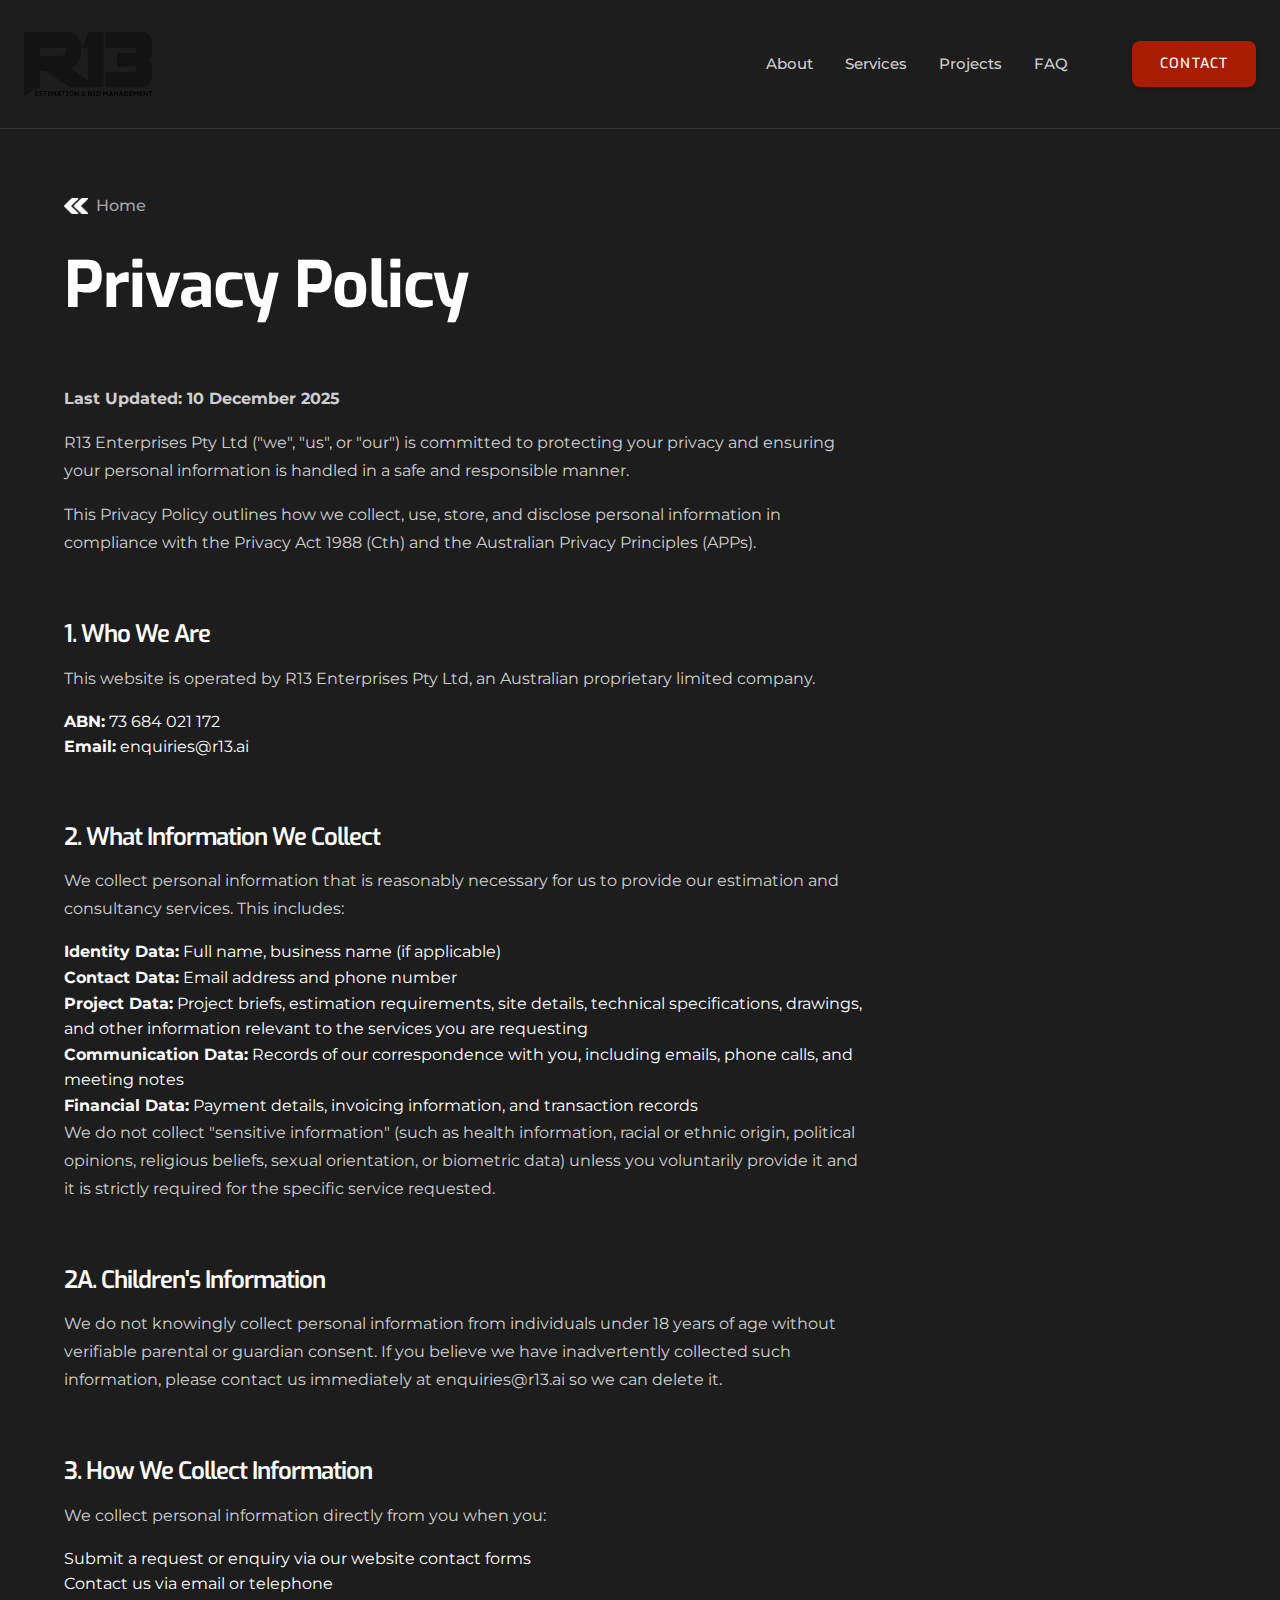
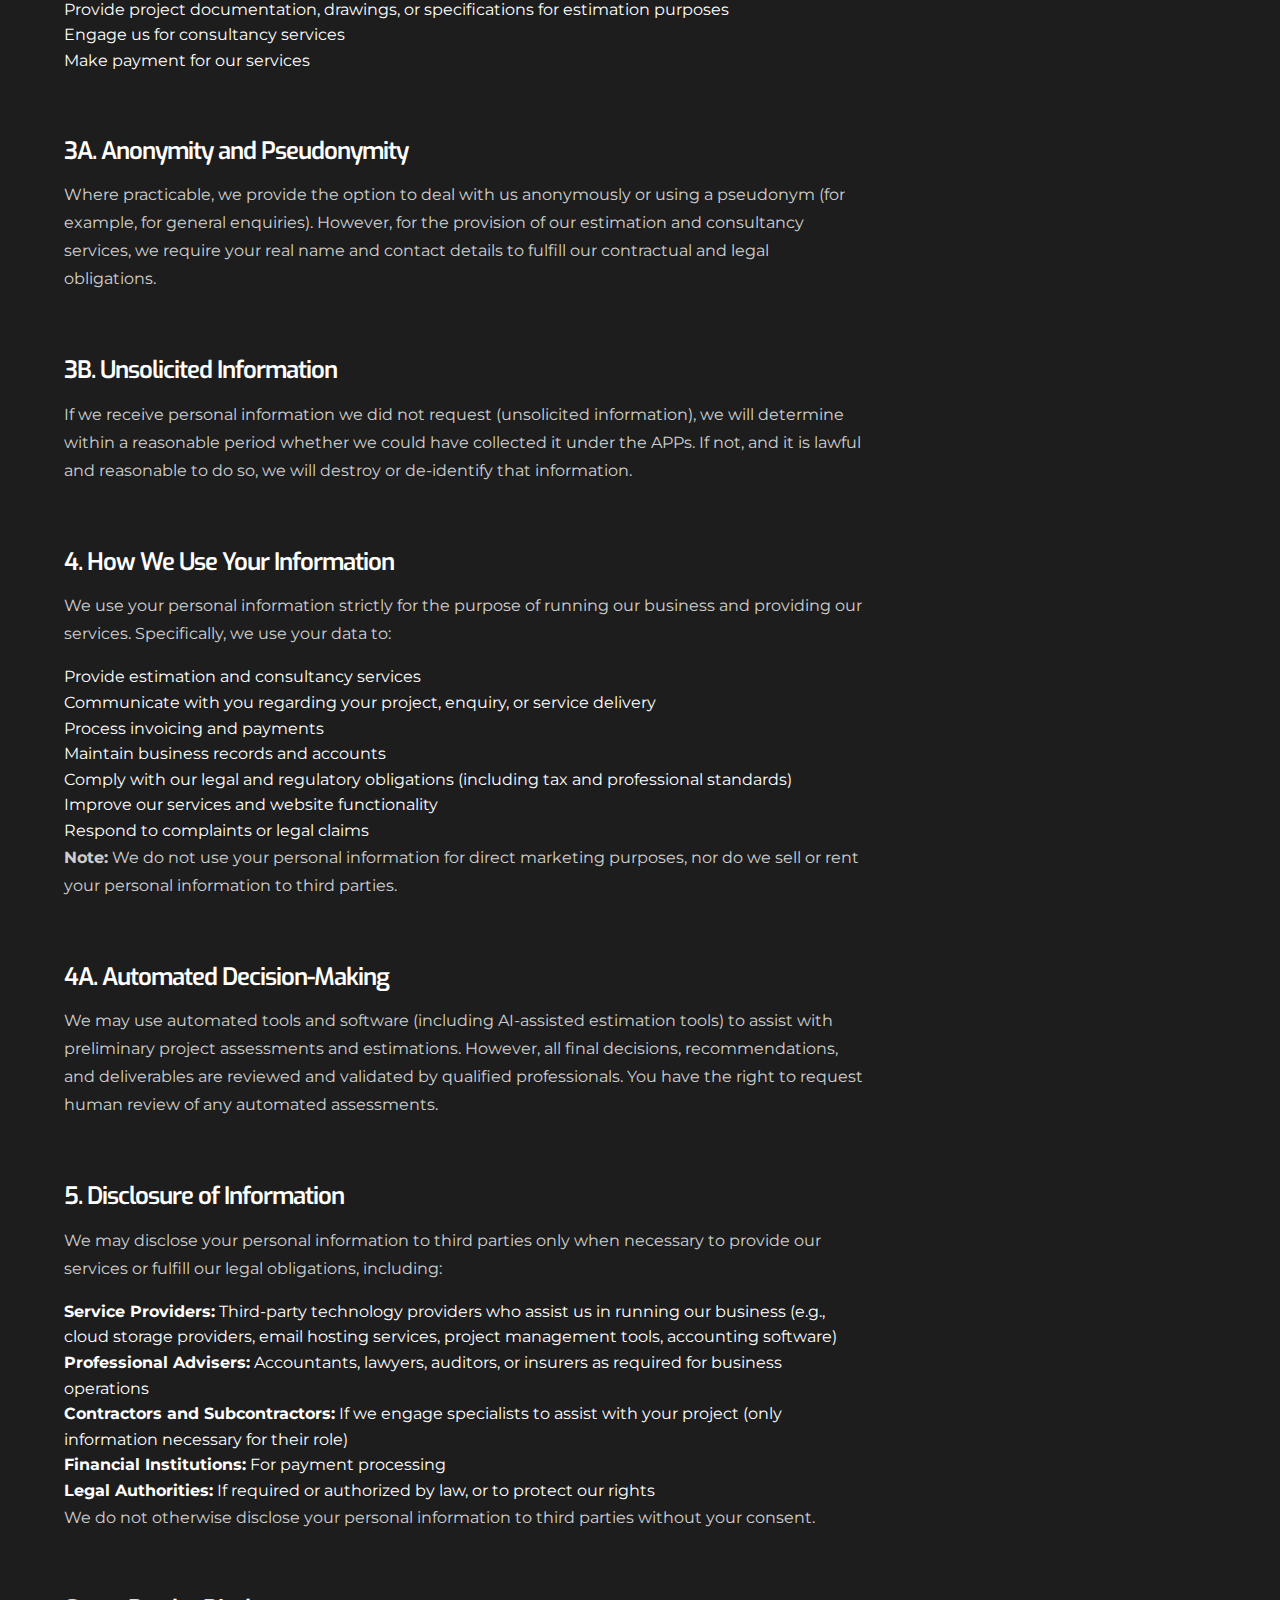
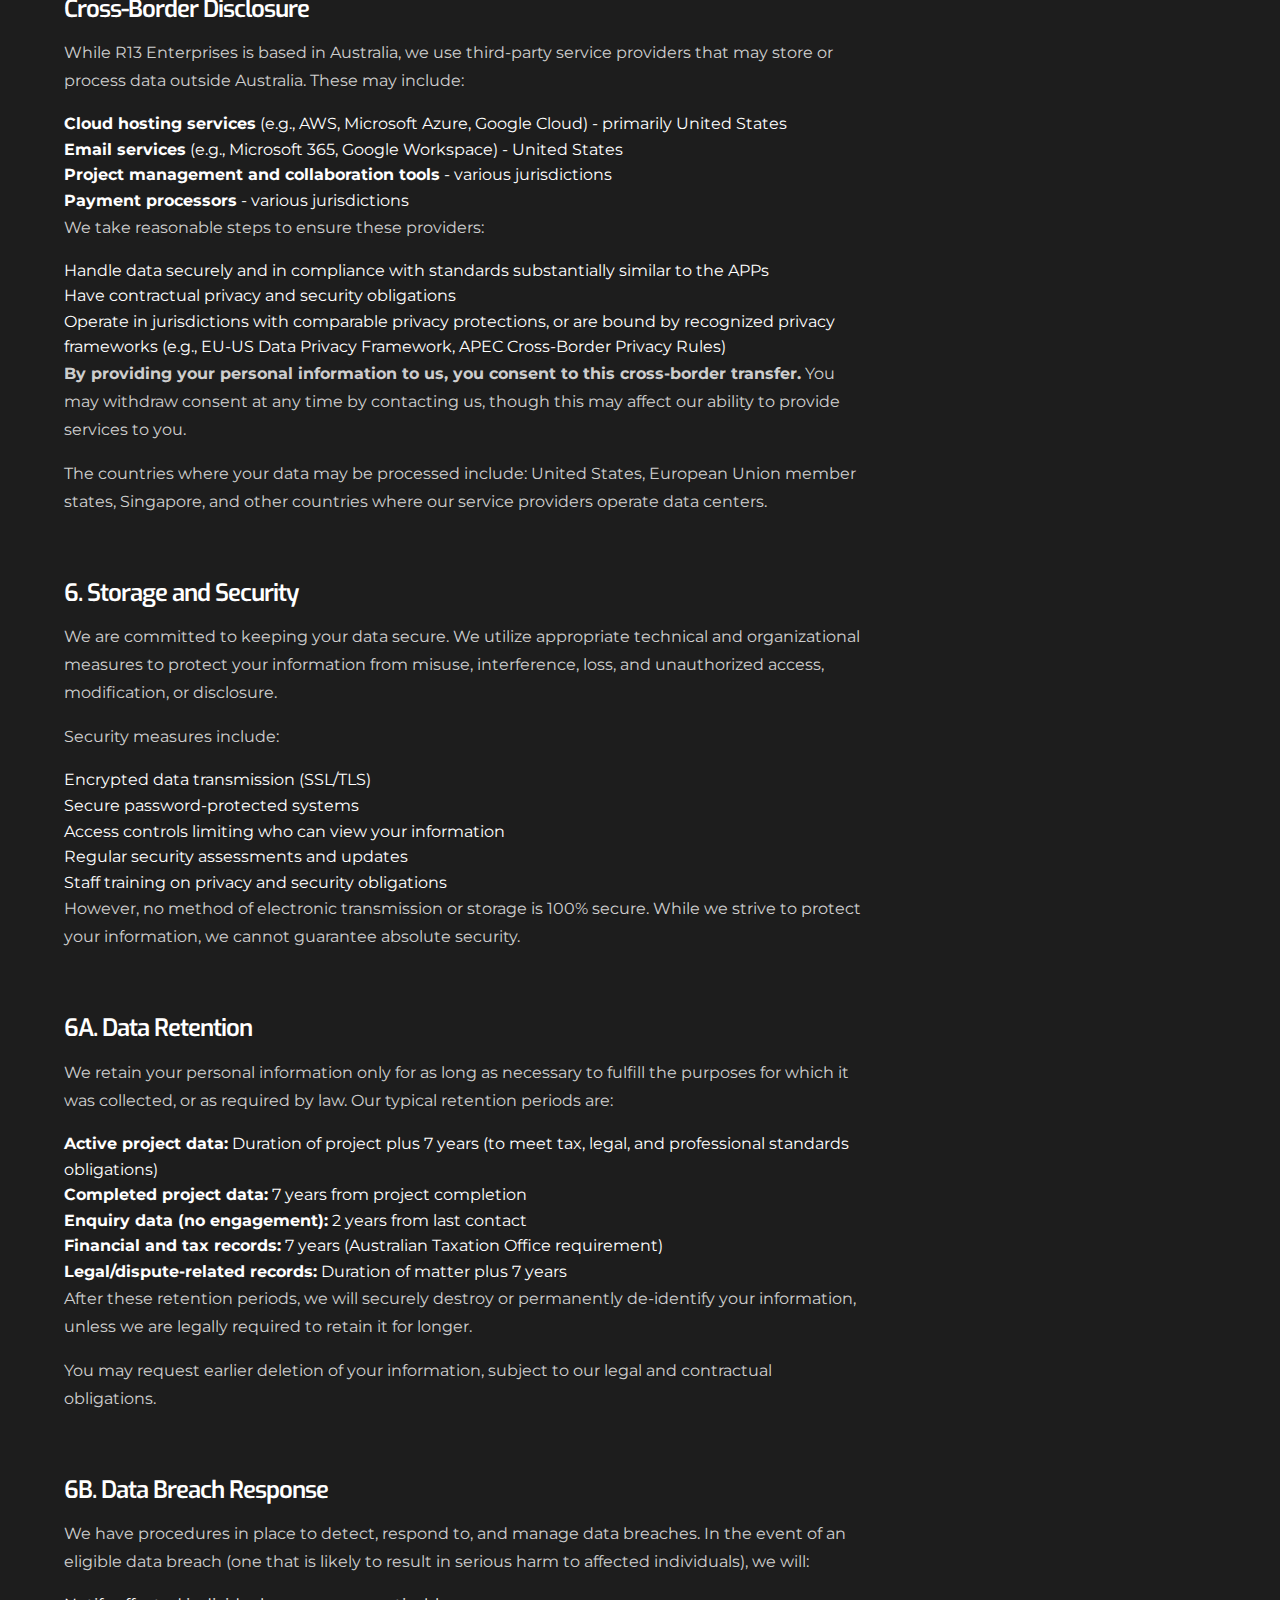
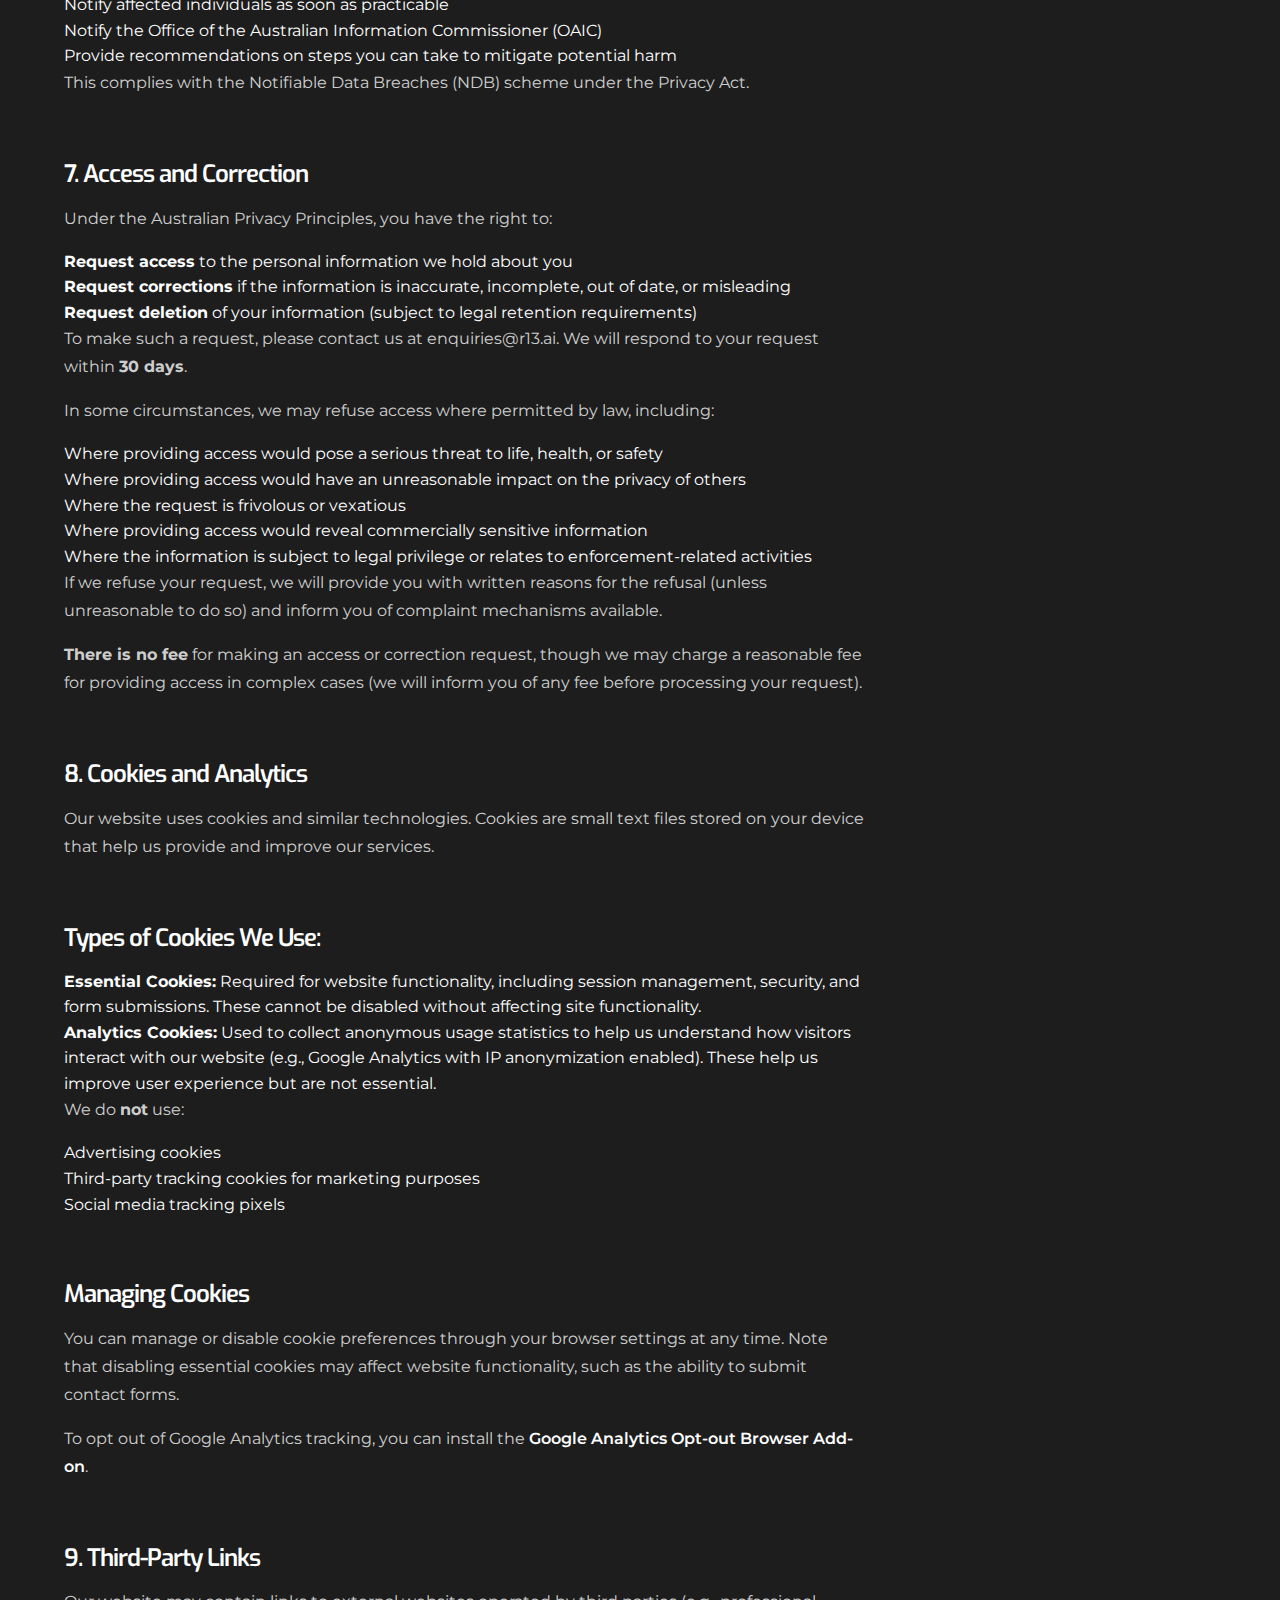
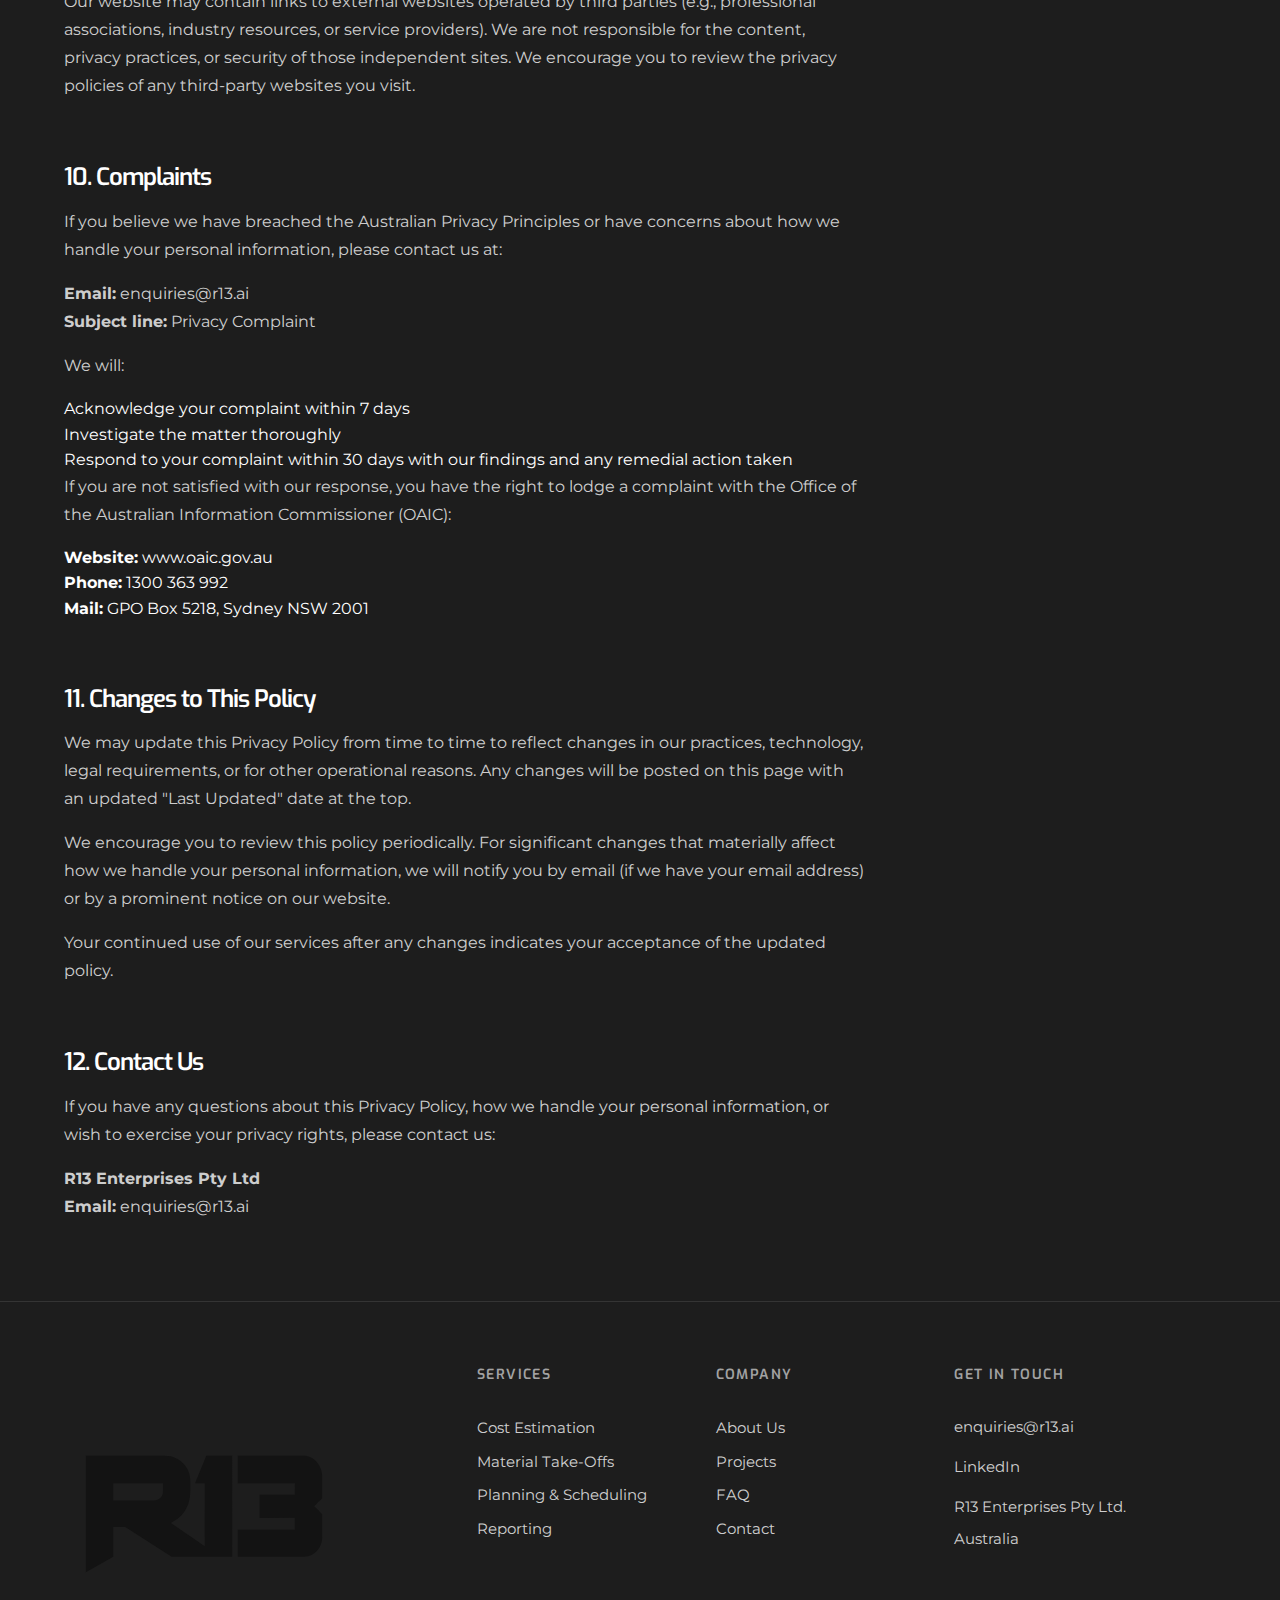
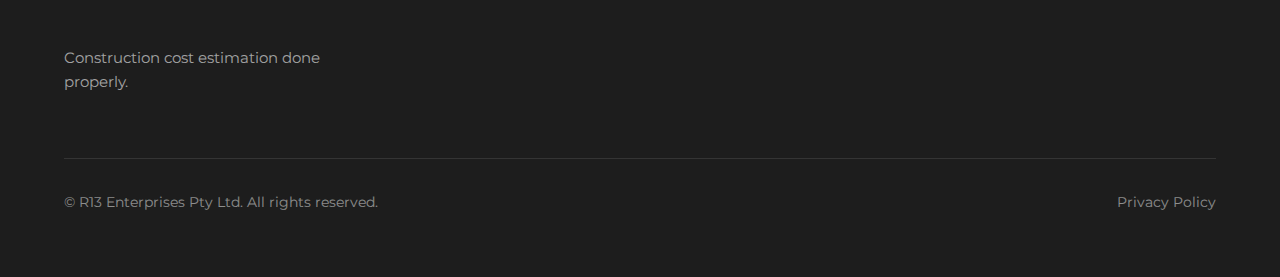
<file: privacy-policy.html>
<!DOCTYPE html>
<html lang="en-AU">
<head>
  <meta charset="UTF-8">
  <meta name="viewport" content="width=device-width, initial-scale=1.0">
  <title>Privacy Policy | R13</title>
  <meta name="description" content="Privacy Policy for R13 Enterprises Pty Ltd.">
  <link rel="preconnect" href="https://fonts.googleapis.com">
  <link rel="preconnect" href="https://fonts.gstatic.com" crossorigin>
  <link rel="stylesheet" href="css/styles.css">
  <link rel="shortcut icon" href="images/ui-favicon.png" type="image/x-icon">
  <link rel="apple-touch-icon" href="images/ui-webclip.png">
</head>
<body>
  <!-- Header -->
  <header class="header header-solid">
    <div class="container">
      <a href="index.html" class="logo">
        <img src="images/logo-header.png" alt="R13 Enterprises">
      </a>
      <nav class="nav-main">
        <a href="about.html">About</a>
        <a href="services.html">Services</a>
        <a href="case-studies.html">Projects</a>
        <a href="faq.html">FAQ</a>
      </nav>
      <a href="contact.html" class="btn btn-primary">Contact</a>
    </div>
  </header>

  <main>
    <section class="legal-section">
      <div class="container">
        <a href="index.html" class="back-link">
          <img src="images/icon-back.png" alt="">
          <span>Home</span>
        </a>

        <div class="legal-content">
          <h1>Privacy Policy</h1>

          <p><strong>Last Updated: 10 December 2025</strong></p>

          <p>R13 Enterprises Pty Ltd ("we", "us", or "our") is committed to protecting your privacy and ensuring your personal information is handled in a safe and responsible manner.</p>

          <p>This Privacy Policy outlines how we collect, use, store, and disclose personal information in compliance with the Privacy Act 1988 (Cth) and the Australian Privacy Principles (APPs).</p>

          <h2>1. Who We Are</h2>
          <p>This website is operated by R13 Enterprises Pty Ltd, an Australian proprietary limited company.</p>
          <ul>
            <li><strong>ABN:</strong> 73 684 021 172</li>
            <li><strong>Email:</strong> enquiries@r13.ai</li>
          </ul>

          <h2>2. What Information We Collect</h2>
          <p>We collect personal information that is reasonably necessary for us to provide our estimation and consultancy services. This includes:</p>
          <ul>
            <li><strong>Identity Data:</strong> Full name, business name (if applicable)</li>
            <li><strong>Contact Data:</strong> Email address and phone number</li>
            <li><strong>Project Data:</strong> Project briefs, estimation requirements, site details, technical specifications, drawings, and other information relevant to the services you are requesting</li>
            <li><strong>Communication Data:</strong> Records of our correspondence with you, including emails, phone calls, and meeting notes</li>
            <li><strong>Financial Data:</strong> Payment details, invoicing information, and transaction records</li>
          </ul>
          <p>We do not collect "sensitive information" (such as health information, racial or ethnic origin, political opinions, religious beliefs, sexual orientation, or biometric data) unless you voluntarily provide it and it is strictly required for the specific service requested.</p>

          <h2>2A. Children's Information</h2>
          <p>We do not knowingly collect personal information from individuals under 18 years of age without verifiable parental or guardian consent. If you believe we have inadvertently collected such information, please contact us immediately at enquiries@r13.ai so we can delete it.</p>

          <h2>3. How We Collect Information</h2>
          <p>We collect personal information directly from you when you:</p>
          <ul>
            <li>Submit a request or enquiry via our website contact forms</li>
            <li>Contact us via email or telephone</li>
            <li>Provide project documentation, drawings, or specifications for estimation purposes</li>
            <li>Engage us for consultancy services</li>
            <li>Make payment for our services</li>
          </ul>

          <h2>3A. Anonymity and Pseudonymity</h2>
          <p>Where practicable, we provide the option to deal with us anonymously or using a pseudonym (for example, for general enquiries). However, for the provision of our estimation and consultancy services, we require your real name and contact details to fulfill our contractual and legal obligations.</p>

          <h2>3B. Unsolicited Information</h2>
          <p>If we receive personal information we did not request (unsolicited information), we will determine within a reasonable period whether we could have collected it under the APPs. If not, and it is lawful and reasonable to do so, we will destroy or de-identify that information.</p>

          <h2>4. How We Use Your Information</h2>
          <p>We use your personal information strictly for the purpose of running our business and providing our services. Specifically, we use your data to:</p>
          <ul>
            <li>Provide estimation and consultancy services</li>
            <li>Communicate with you regarding your project, enquiry, or service delivery</li>
            <li>Process invoicing and payments</li>
            <li>Maintain business records and accounts</li>
            <li>Comply with our legal and regulatory obligations (including tax and professional standards)</li>
            <li>Improve our services and website functionality</li>
            <li>Respond to complaints or legal claims</li>
          </ul>
          <p><strong>Note:</strong> We do not use your personal information for direct marketing purposes, nor do we sell or rent your personal information to third parties.</p>

          <h2>4A. Automated Decision-Making</h2>
          <p>We may use automated tools and software (including AI-assisted estimation tools) to assist with preliminary project assessments and estimations. However, all final decisions, recommendations, and deliverables are reviewed and validated by qualified professionals. You have the right to request human review of any automated assessments.</p>

          <h2>5. Disclosure of Information</h2>
          <p>We may disclose your personal information to third parties only when necessary to provide our services or fulfill our legal obligations, including:</p>
          <ul>
            <li><strong>Service Providers:</strong> Third-party technology providers who assist us in running our business (e.g., cloud storage providers, email hosting services, project management tools, accounting software)</li>
            <li><strong>Professional Advisers:</strong> Accountants, lawyers, auditors, or insurers as required for business operations</li>
            <li><strong>Contractors and Subcontractors:</strong> If we engage specialists to assist with your project (only information necessary for their role)</li>
            <li><strong>Financial Institutions:</strong> For payment processing</li>
            <li><strong>Legal Authorities:</strong> If required or authorized by law, or to protect our rights</li>
          </ul>
          <p>We do not otherwise disclose your personal information to third parties without your consent.</p>

          <h2>Cross-Border Disclosure</h2>
          <p>While R13 Enterprises is based in Australia, we use third-party service providers that may store or process data outside Australia. These may include:</p>
          <ul>
            <li><strong>Cloud hosting services</strong> (e.g., AWS, Microsoft Azure, Google Cloud) - primarily United States</li>
            <li><strong>Email services</strong> (e.g., Microsoft 365, Google Workspace) - United States</li>
            <li><strong>Project management and collaboration tools</strong> - various jurisdictions</li>
            <li><strong>Payment processors</strong> - various jurisdictions</li>
          </ul>
          <p>We take reasonable steps to ensure these providers:</p>
          <ul>
            <li>Handle data securely and in compliance with standards substantially similar to the APPs</li>
            <li>Have contractual privacy and security obligations</li>
            <li>Operate in jurisdictions with comparable privacy protections, or are bound by recognized privacy frameworks (e.g., EU-US Data Privacy Framework, APEC Cross-Border Privacy Rules)</li>
          </ul>
          <p><strong>By providing your personal information to us, you consent to this cross-border transfer.</strong> You may withdraw consent at any time by contacting us, though this may affect our ability to provide services to you.</p>
          <p>The countries where your data may be processed include: United States, European Union member states, Singapore, and other countries where our service providers operate data centers.</p>

          <h2>6. Storage and Security</h2>
          <p>We are committed to keeping your data secure. We utilize appropriate technical and organizational measures to protect your information from misuse, interference, loss, and unauthorized access, modification, or disclosure.</p>
          <p>Security measures include:</p>
          <ul>
            <li>Encrypted data transmission (SSL/TLS)</li>
            <li>Secure password-protected systems</li>
            <li>Access controls limiting who can view your information</li>
            <li>Regular security assessments and updates</li>
            <li>Staff training on privacy and security obligations</li>
          </ul>
          <p>However, no method of electronic transmission or storage is 100% secure. While we strive to protect your information, we cannot guarantee absolute security.</p>

          <h2>6A. Data Retention</h2>
          <p>We retain your personal information only for as long as necessary to fulfill the purposes for which it was collected, or as required by law. Our typical retention periods are:</p>
          <ul>
            <li><strong>Active project data:</strong> Duration of project plus 7 years (to meet tax, legal, and professional standards obligations)</li>
            <li><strong>Completed project data:</strong> 7 years from project completion</li>
            <li><strong>Enquiry data (no engagement):</strong> 2 years from last contact</li>
            <li><strong>Financial and tax records:</strong> 7 years (Australian Taxation Office requirement)</li>
            <li><strong>Legal/dispute-related records:</strong> Duration of matter plus 7 years</li>
          </ul>
          <p>After these retention periods, we will securely destroy or permanently de-identify your information, unless we are legally required to retain it for longer.</p>
          <p>You may request earlier deletion of your information, subject to our legal and contractual obligations.</p>

          <h2>6B. Data Breach Response</h2>
          <p>We have procedures in place to detect, respond to, and manage data breaches. In the event of an eligible data breach (one that is likely to result in serious harm to affected individuals), we will:</p>
          <ul>
            <li>Notify affected individuals as soon as practicable</li>
            <li>Notify the Office of the Australian Information Commissioner (OAIC)</li>
            <li>Provide recommendations on steps you can take to mitigate potential harm</li>
          </ul>
          <p>This complies with the Notifiable Data Breaches (NDB) scheme under the Privacy Act.</p>

          <h2>7. Access and Correction</h2>
          <p>Under the Australian Privacy Principles, you have the right to:</p>
          <ul>
            <li><strong>Request access</strong> to the personal information we hold about you</li>
            <li><strong>Request corrections</strong> if the information is inaccurate, incomplete, out of date, or misleading</li>
            <li><strong>Request deletion</strong> of your information (subject to legal retention requirements)</li>
          </ul>
          <p>To make such a request, please contact us at enquiries@r13.ai. We will respond to your request within <strong>30 days</strong>.</p>
          <p>In some circumstances, we may refuse access where permitted by law, including:</p>
          <ul>
            <li>Where providing access would pose a serious threat to life, health, or safety</li>
            <li>Where providing access would have an unreasonable impact on the privacy of others</li>
            <li>Where the request is frivolous or vexatious</li>
            <li>Where providing access would reveal commercially sensitive information</li>
            <li>Where the information is subject to legal privilege or relates to enforcement-related activities</li>
          </ul>
          <p>If we refuse your request, we will provide you with written reasons for the refusal (unless unreasonable to do so) and inform you of complaint mechanisms available.</p>
          <p><strong>There is no fee</strong> for making an access or correction request, though we may charge a reasonable fee for providing access in complex cases (we will inform you of any fee before processing your request).</p>

          <h2>8. Cookies and Analytics</h2>
          <p>Our website uses cookies and similar technologies. Cookies are small text files stored on your device that help us provide and improve our services.</p>

          <h2>Types of Cookies We Use:</h2>
          <ul>
            <li><strong>Essential Cookies:</strong> Required for website functionality, including session management, security, and form submissions. These cannot be disabled without affecting site functionality.</li>
            <li><strong>Analytics Cookies:</strong> Used to collect anonymous usage statistics to help us understand how visitors interact with our website (e.g., Google Analytics with IP anonymization enabled). These help us improve user experience but are not essential.</li>
          </ul>
          <p>We do <strong>not</strong> use:</p>
          <ul>
            <li>Advertising cookies</li>
            <li>Third-party tracking cookies for marketing purposes</li>
            <li>Social media tracking pixels</li>
          </ul>

          <h2>Managing Cookies</h2>
          <p>You can manage or disable cookie preferences through your browser settings at any time. Note that disabling essential cookies may affect website functionality, such as the ability to submit contact forms.</p>
          <p>To opt out of Google Analytics tracking, you can install the <a href="https://tools.google.com/dlpage/gaoptout" target="_blank" rel="noopener">Google Analytics Opt-out Browser Add-on</a>.</p>

          <h2>9. Third-Party Links</h2>
          <p>Our website may contain links to external websites operated by third parties (e.g., professional associations, industry resources, or service providers). We are not responsible for the content, privacy practices, or security of those independent sites. We encourage you to review the privacy policies of any third-party websites you visit.</p>

          <h2>10. Complaints</h2>
          <p>If you believe we have breached the Australian Privacy Principles or have concerns about how we handle your personal information, please contact us at:</p>
          <p><strong>Email:</strong> enquiries@r13.ai<br>
          <strong>Subject line:</strong> Privacy Complaint</p>
          <p>We will:</p>
          <ul>
            <li>Acknowledge your complaint within 7 days</li>
            <li>Investigate the matter thoroughly</li>
            <li>Respond to your complaint within 30 days with our findings and any remedial action taken</li>
          </ul>
          <p>If you are not satisfied with our response, you have the right to lodge a complaint with the Office of the Australian Information Commissioner (OAIC):</p>
          <ul>
            <li><strong>Website:</strong> www.oaic.gov.au</li>
            <li><strong>Phone:</strong> 1300 363 992</li>
            <li><strong>Mail:</strong> GPO Box 5218, Sydney NSW 2001</li>
          </ul>

          <h2>11. Changes to This Policy</h2>
          <p>We may update this Privacy Policy from time to time to reflect changes in our practices, technology, legal requirements, or for other operational reasons. Any changes will be posted on this page with an updated "Last Updated" date at the top.</p>
          <p>We encourage you to review this policy periodically. For significant changes that materially affect how we handle your personal information, we will notify you by email (if we have your email address) or by a prominent notice on our website.</p>
          <p>Your continued use of our services after any changes indicates your acceptance of the updated policy.</p>

          <h2>12. Contact Us</h2>
          <p>If you have any questions about this Privacy Policy, how we handle your personal information, or wish to exercise your privacy rights, please contact us:</p>
          <p><strong>R13 Enterprises Pty Ltd</strong><br>
          <strong>Email:</strong> enquiries@r13.ai<br>
        </div>
      </div>
    </section>
  </main>

  <!-- Footer -->
  <footer class="footer">
    <div class="container">
      <div class="footer-grid">
        <div class="footer-brand">
          <a href="index.html" class="footer-logo">
            <img src="images/logo-footer.svg" alt="R13 Enterprises">
          </a>
          <p class="footer-tagline">Construction cost estimation done properly.</p>
        </div>

        <div class="footer-links">
          <h4>Services</h4>
          <ul>
            <li><a href="services.html#estimation">Cost Estimation</a></li>
            <li><a href="services.html#takeoffs">Material Take-Offs</a></li>
            <li><a href="services.html#planning">Planning & Scheduling</a></li>
            <li><a href="services.html#reporting">Reporting</a></li>
          </ul>
        </div>

        <div class="footer-links">
          <h4>Company</h4>
          <ul>
            <li><a href="about.html">About Us</a></li>
            <li><a href="case-studies.html">Projects</a></li>
            <li><a href="faq.html">FAQ</a></li>
            <li><a href="contact.html">Contact</a></li>
          </ul>
        </div>

        <div class="footer-contact-col">
          <h4>Get in Touch</h4>
          <div class="footer-contact-item">
            <a href="mailto:enquiries@r13.ai">enquiries@r13.ai</a>
          </div>
          <div class="footer-contact-item">
            <a href="https://www.linkedin.com/company/r13-estimation-bid-management" target="_blank" rel="noopener">LinkedIn</a>
          </div>
          <div class="footer-contact-item">
            <span>R13 Enterprises Pty Ltd.</span>
            <span>Australia</span>
          </div>
        </div>
      </div>

      <div class="footer-legal">
        <span>&copy; R13 Enterprises Pty Ltd. All rights reserved.</span>
        <a href="privacy-policy.html">Privacy Policy</a>
      </div>
    </div>
  </footer>
</body>
</html>
</file>
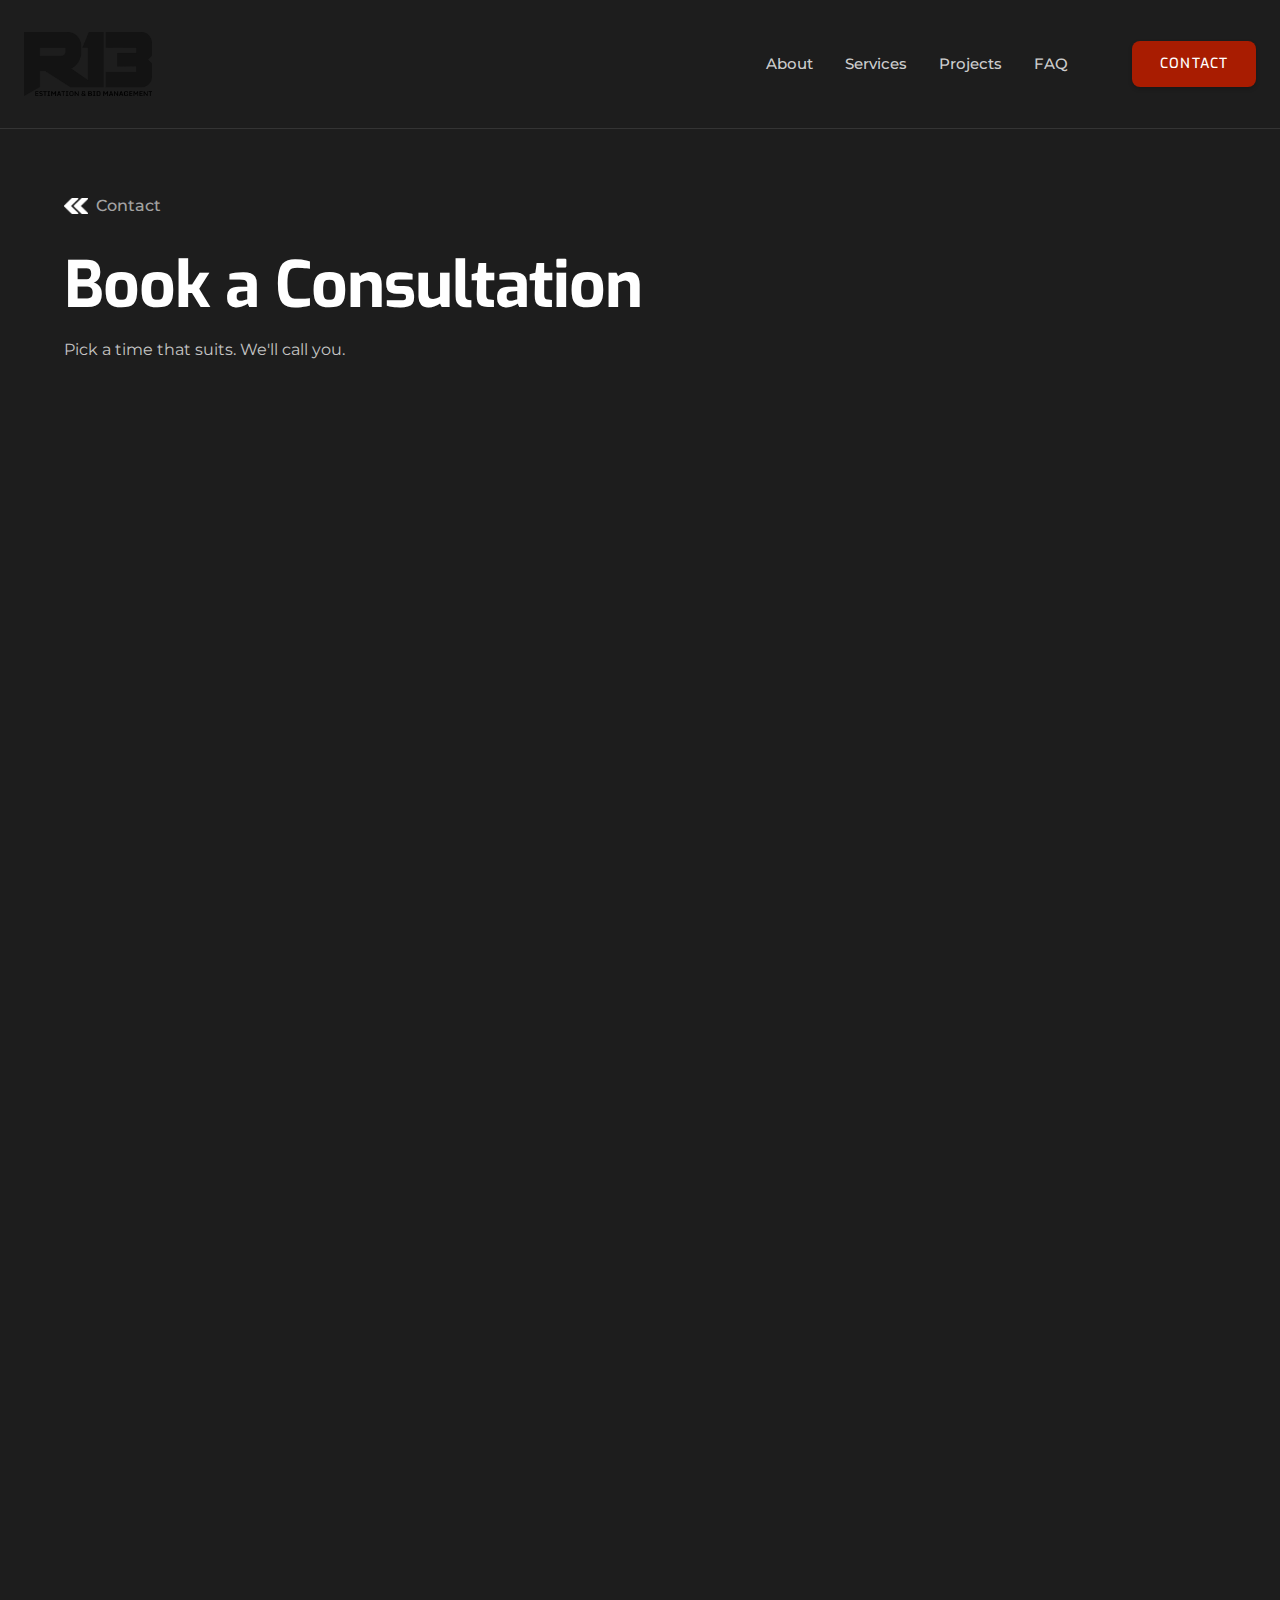
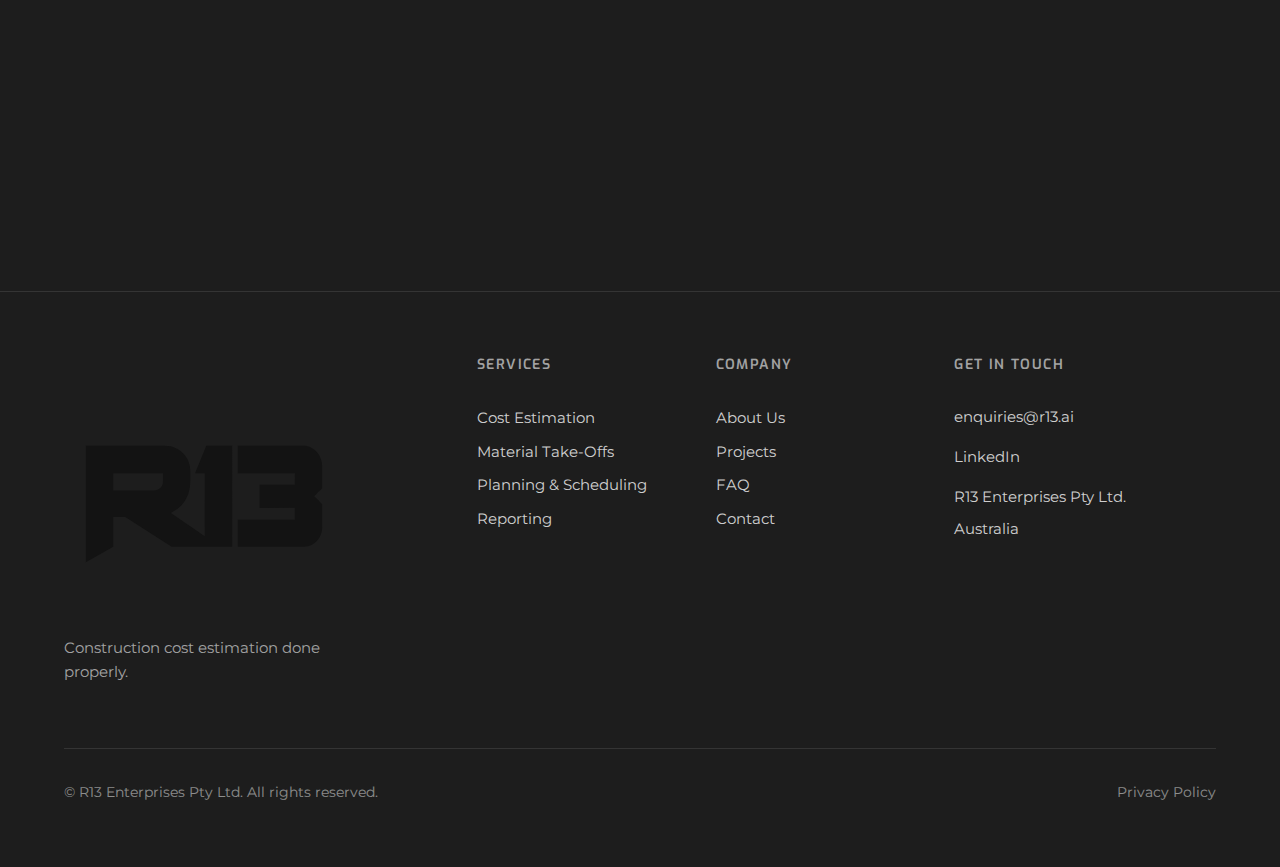
<file: schedule.html>
<!DOCTYPE html>
<html lang="en-AU">
<head>
  <meta charset="UTF-8">
  <meta name="viewport" content="width=device-width, initial-scale=1.0">
  <title>Book a Consultation | R13 Construction Cost Estimation</title>
  <meta name="description" content="Book a consultation with R13 to discuss your construction estimation needs.">
  <link rel="preconnect" href="https://fonts.googleapis.com">
  <link rel="preconnect" href="https://fonts.gstatic.com" crossorigin>
  <link rel="stylesheet" href="css/styles.css">
  <link rel="shortcut icon" href="images/ui-favicon.png" type="image/x-icon">
  <link rel="apple-touch-icon" href="images/ui-webclip.png">
</head>
<body>
  <!-- Header -->
  <header class="header header-solid">
    <div class="container">
      <a href="index.html" class="logo">
        <img src="images/logo-header.png" alt="R13 Enterprises">
      </a>
      <nav class="nav-main">
        <a href="about.html">About</a>
        <a href="services.html">Services</a>
        <a href="case-studies.html">Projects</a>
        <a href="faq.html">FAQ</a>
      </nav>
      <a href="contact.html" class="btn btn-primary">Contact</a>
    </div>
  </header>

  <main>
    <section class="contact-section">
      <div class="container">
        <a href="contact.html" class="back-link">
          <img src="images/icon-back.png" alt="">
          <span>Contact</span>
        </a>

        <header class="contact-header">
          <h1>Book a Consultation</h1>
          <p>Pick a time that suits. We'll call you.</p>
        </header>

        <!-- Calendly inline widget begin -->
        <div class="calendly-embed">
          <div class="calendly-inline-widget"
            data-url="https://calendly.com/bookings-r13/30min?hide_gdpr_banner=1&background_color=1d1d1d&text_color=ffffff&primary_color=a81c01"
            style="min-width:320px;height:1400px;"></div>
          <script type="text/javascript" src="https://assets.calendly.com/assets/external/widget.js" async></script>
        </div>
        <!-- Calendly inline widget end -->
      </div>
    </section>
  </main>

  <!-- Footer -->
  <footer class="footer">
    <div class="container">
      <div class="footer-grid">
        <div class="footer-brand">
          <a href="index.html" class="footer-logo">
            <img src="images/logo-footer.svg" alt="R13 Enterprises">
          </a>
          <p class="footer-tagline">Construction cost estimation done properly.</p>
        </div>

        <div class="footer-links">
          <h4>Services</h4>
          <ul>
            <li><a href="services.html#estimation">Cost Estimation</a></li>
            <li><a href="services.html#takeoffs">Material Take-Offs</a></li>
            <li><a href="services.html#planning">Planning & Scheduling</a></li>
            <li><a href="services.html#reporting">Reporting</a></li>
          </ul>
        </div>

        <div class="footer-links">
          <h4>Company</h4>
          <ul>
            <li><a href="about.html">About Us</a></li>
            <li><a href="case-studies.html">Projects</a></li>
            <li><a href="faq.html">FAQ</a></li>
            <li><a href="contact.html">Contact</a></li>
          </ul>
        </div>

        <div class="footer-contact-col">
          <h4>Get in Touch</h4>
          <div class="footer-contact-item">
            <a href="mailto:enquiries@r13.ai">enquiries@r13.ai</a>
          </div>
          <div class="footer-contact-item">
            <a href="https://www.linkedin.com/company/r13-estimation-bid-management" target="_blank" rel="noopener">LinkedIn</a>
          </div>
          <div class="footer-contact-item">
            <span>R13 Enterprises Pty Ltd.</span>
            <span>Australia</span>
          </div>
        </div>
      </div>

      <div class="footer-legal">
        <span>&copy; R13 Enterprises Pty Ltd. All rights reserved.</span>
        <a href="privacy-policy.html">Privacy Policy</a>
      </div>
    </div>
  </footer>
</body>
</html>
</file>
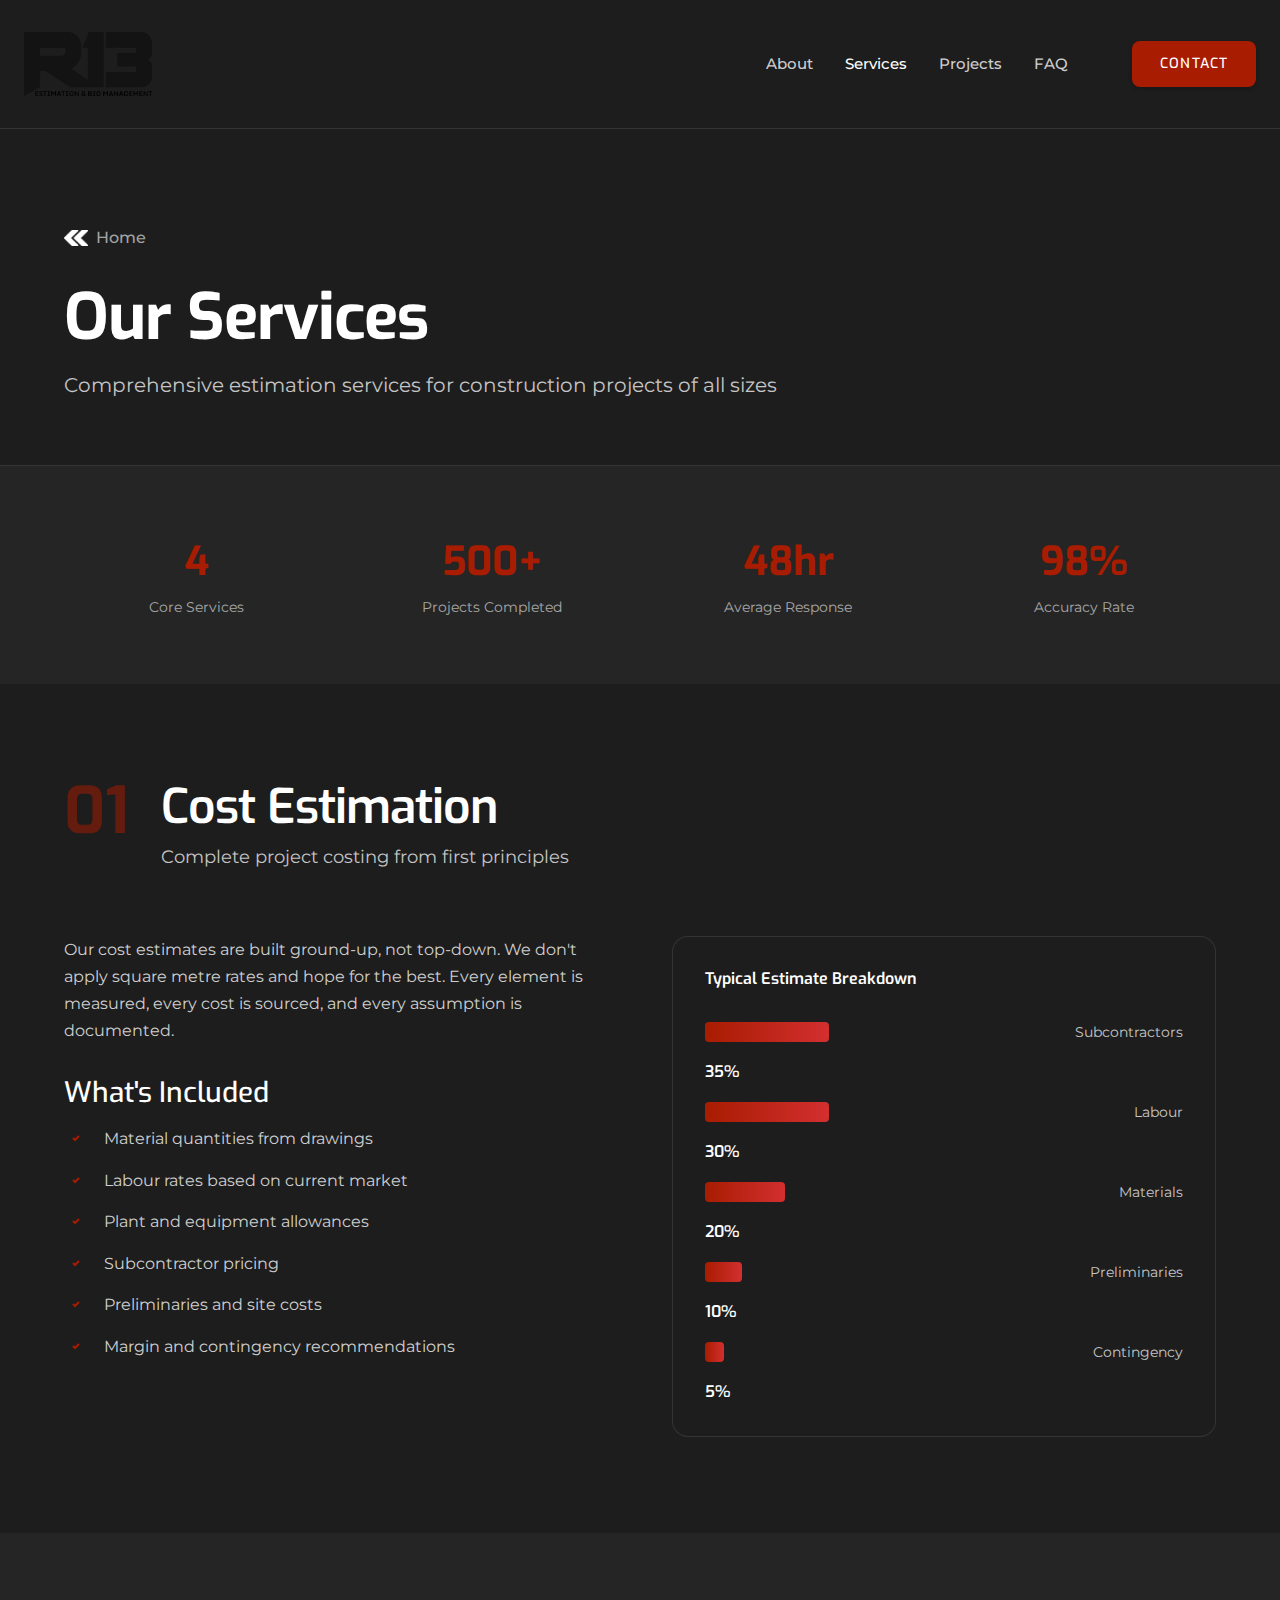
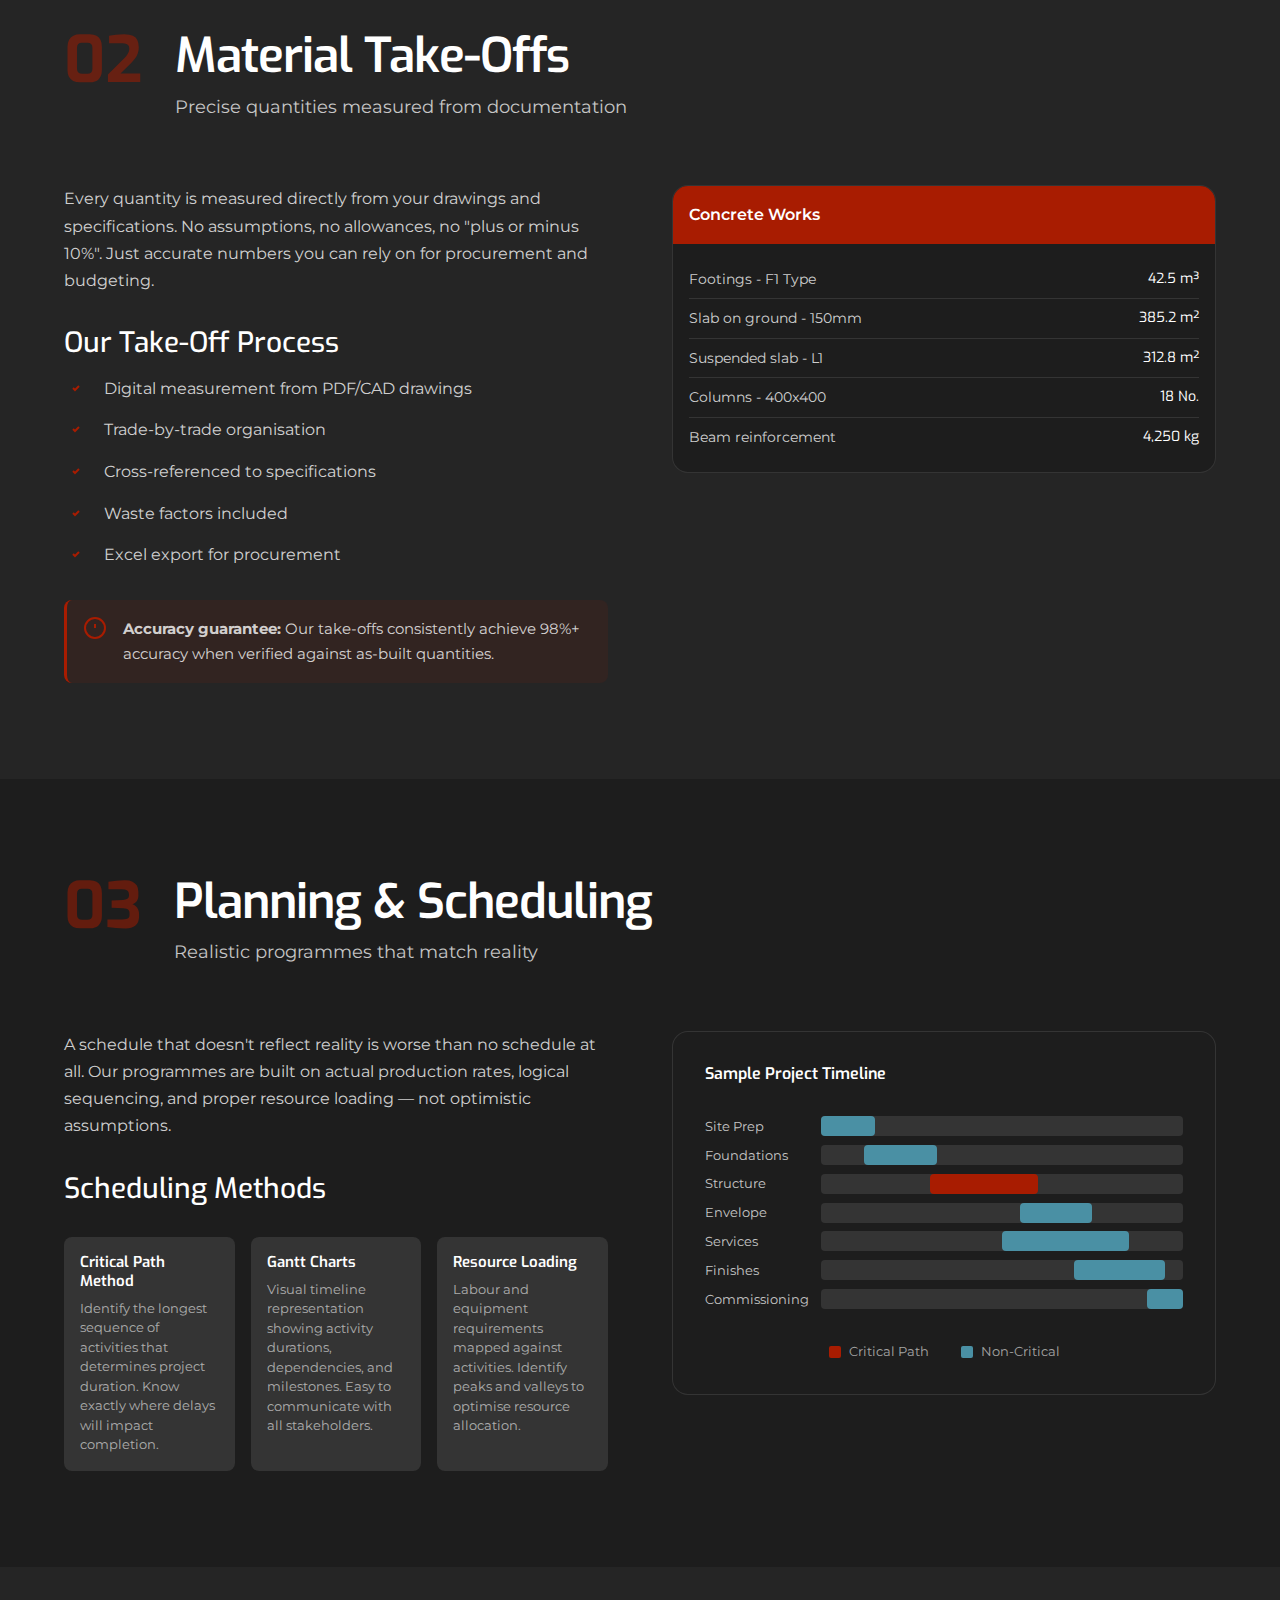
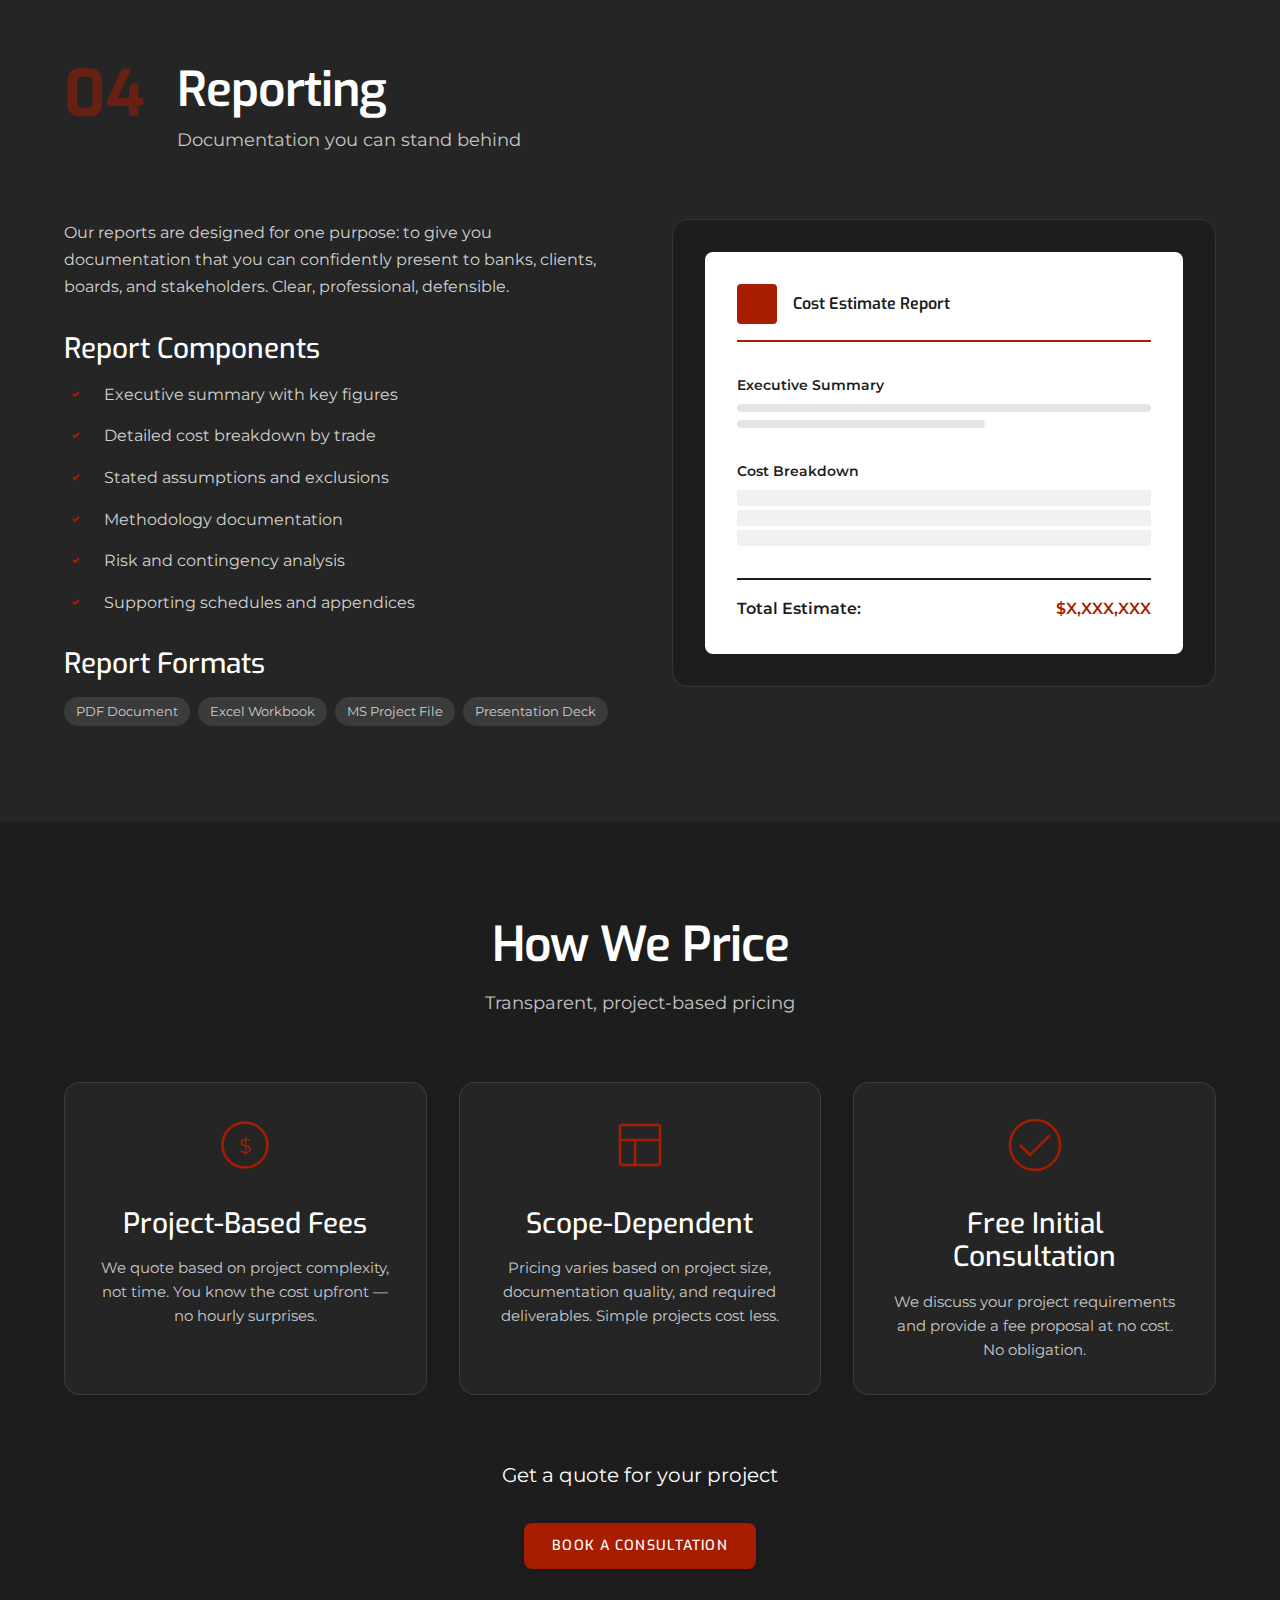
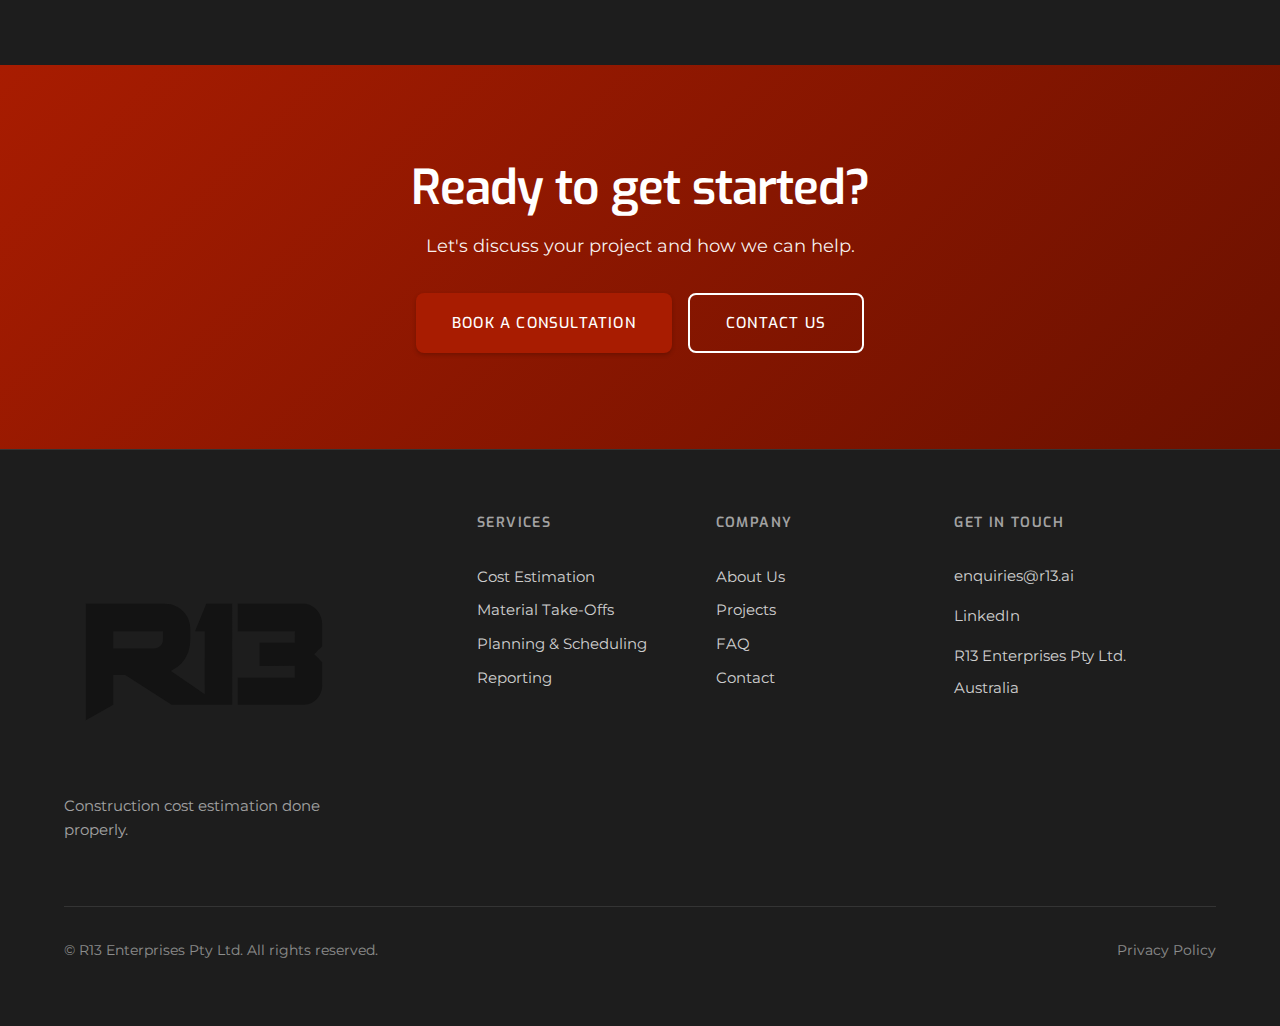
<file: services.html>
<!DOCTYPE html>
<html lang="en-AU">
<head>
  <meta charset="UTF-8">
  <meta name="viewport" content="width=device-width, initial-scale=1.0">
  <title>Services - R13 Construction Cost Estimation</title>
  <meta name="description" content="Comprehensive construction cost estimation services: detailed estimates, material take-offs, project scheduling, and professional reporting.">
  <link rel="preconnect" href="https://fonts.googleapis.com">
  <link rel="preconnect" href="https://fonts.gstatic.com" crossorigin>
  <link rel="stylesheet" href="css/styles.css">
  <link rel="shortcut icon" href="images/ui-favicon.png" type="image/x-icon">
  <link rel="apple-touch-icon" href="images/ui-webclip.png">
</head>
<body>
  <!-- Header -->
  <header class="header header-solid">
    <div class="container">
      <a href="index.html" class="logo">
        <img src="images/logo-header.png" alt="R13 Enterprises">
      </a>
      <nav class="nav-main">
        <a href="about.html">About</a>
        <a href="services.html" class="active">Services</a>
        <a href="case-studies.html">Projects</a>
        <a href="faq.html">FAQ</a>
      </nav>
      <a href="contact.html" class="btn btn-primary">Contact</a>
    </div>
  </header>

  <main>
    <!-- Page Hero -->
    <section class="page-hero">
      <div class="container">
        <a href="index.html" class="back-link">
          <img src="images/icon-back.png" alt="">
          <span>Home</span>
        </a>
        <h1>Our Services</h1>
        <p class="page-subtitle">Comprehensive estimation services for construction projects of all sizes</p>
      </div>
    </section>

    <!-- Services Overview -->
    <section class="services-overview">
      <div class="container">
        <div class="overview-stats">
          <div class="overview-stat">
            <span class="overview-number">4</span>
            <span class="overview-label">Core Services</span>
          </div>
          <div class="overview-stat">
            <span class="overview-number">500+</span>
            <span class="overview-label">Projects Completed</span>
          </div>
          <div class="overview-stat">
            <span class="overview-number">48hr</span>
            <span class="overview-label">Average Response</span>
          </div>
          <div class="overview-stat">
            <span class="overview-number">98%</span>
            <span class="overview-label">Accuracy Rate</span>
          </div>
        </div>
      </div>
    </section>

    <!-- Service 1: Cost Estimation -->
    <section id="estimation" class="service-detail-section">
      <div class="container">
        <div class="service-detail">
          <div class="service-detail-header">
            <div class="service-number">01</div>
            <div class="service-detail-title">
              <h2>Cost Estimation</h2>
              <p class="service-tagline">Complete project costing from first principles</p>
            </div>
          </div>

          <div class="service-detail-content">
            <div class="service-description">
              <p>Our cost estimates are built ground-up, not top-down. We don't apply square metre rates and hope for the best. Every element is measured, every cost is sourced, and every assumption is documented.</p>

              <h3>What's Included</h3>
              <ul class="service-includes">
                <li>
                  <svg viewBox="0 0 24 24" aria-hidden="true"><path d="M9 12l2 2 4-4" stroke="var(--color-accent)" stroke-width="2" fill="none"/></svg>
                  <span>Material quantities from drawings</span>
                </li>
                <li>
                  <svg viewBox="0 0 24 24" aria-hidden="true"><path d="M9 12l2 2 4-4" stroke="var(--color-accent)" stroke-width="2" fill="none"/></svg>
                  <span>Labour rates based on current market</span>
                </li>
                <li>
                  <svg viewBox="0 0 24 24" aria-hidden="true"><path d="M9 12l2 2 4-4" stroke="var(--color-accent)" stroke-width="2" fill="none"/></svg>
                  <span>Plant and equipment allowances</span>
                </li>
                <li>
                  <svg viewBox="0 0 24 24" aria-hidden="true"><path d="M9 12l2 2 4-4" stroke="var(--color-accent)" stroke-width="2" fill="none"/></svg>
                  <span>Subcontractor pricing</span>
                </li>
                <li>
                  <svg viewBox="0 0 24 24" aria-hidden="true"><path d="M9 12l2 2 4-4" stroke="var(--color-accent)" stroke-width="2" fill="none"/></svg>
                  <span>Preliminaries and site costs</span>
                </li>
                <li>
                  <svg viewBox="0 0 24 24" aria-hidden="true"><path d="M9 12l2 2 4-4" stroke="var(--color-accent)" stroke-width="2" fill="none"/></svg>
                  <span>Margin and contingency recommendations</span>
                </li>
              </ul>
            </div>

            <div class="service-visual">
              <div class="estimate-breakdown">
                <h4>Typical Estimate Breakdown</h4>
                <div class="breakdown-items">
                  <div class="breakdown-item">
                    <div class="breakdown-bar" style="width: 35%"></div>
                    <span class="breakdown-label">Subcontractors</span>
                    <span class="breakdown-percent">35%</span>
                  </div>
                  <div class="breakdown-item">
                    <div class="breakdown-bar" style="width: 30%"></div>
                    <span class="breakdown-label">Labour</span>
                    <span class="breakdown-percent">30%</span>
                  </div>
                  <div class="breakdown-item">
                    <div class="breakdown-bar" style="width: 20%"></div>
                    <span class="breakdown-label">Materials</span>
                    <span class="breakdown-percent">20%</span>
                  </div>
                  <div class="breakdown-item">
                    <div class="breakdown-bar" style="width: 10%"></div>
                    <span class="breakdown-label">Preliminaries</span>
                    <span class="breakdown-percent">10%</span>
                  </div>
                  <div class="breakdown-item">
                    <div class="breakdown-bar" style="width: 5%"></div>
                    <span class="breakdown-label">Contingency</span>
                    <span class="breakdown-percent">5%</span>
                  </div>
                </div>
              </div>
            </div>
          </div>
        </div>
      </div>
    </section>

    <!-- Service 2: Material Take-Offs -->
    <section id="takeoffs" class="service-detail-section alt-bg">
      <div class="container">
        <div class="service-detail">
          <div class="service-detail-header">
            <div class="service-number">02</div>
            <div class="service-detail-title">
              <h2>Material Take-Offs</h2>
              <p class="service-tagline">Precise quantities measured from documentation</p>
            </div>
          </div>

          <div class="service-detail-content reverse">
            <div class="service-visual">
              <div class="takeoff-visual">
                <div class="takeoff-example">
                  <div class="takeoff-header">
                    <span class="takeoff-category">Concrete Works</span>
                  </div>
                  <div class="takeoff-items">
                    <div class="takeoff-line">
                      <span class="takeoff-item">Footings - F1 Type</span>
                      <span class="takeoff-qty">42.5 m³</span>
                    </div>
                    <div class="takeoff-line">
                      <span class="takeoff-item">Slab on ground - 150mm</span>
                      <span class="takeoff-qty">385.2 m²</span>
                    </div>
                    <div class="takeoff-line">
                      <span class="takeoff-item">Suspended slab - L1</span>
                      <span class="takeoff-qty">312.8 m²</span>
                    </div>
                    <div class="takeoff-line">
                      <span class="takeoff-item">Columns - 400x400</span>
                      <span class="takeoff-qty">18 No.</span>
                    </div>
                    <div class="takeoff-line">
                      <span class="takeoff-item">Beam reinforcement</span>
                      <span class="takeoff-qty">4,250 kg</span>
                    </div>
                  </div>
                </div>
              </div>
            </div>

            <div class="service-description">
              <p>Every quantity is measured directly from your drawings and specifications. No assumptions, no allowances, no "plus or minus 10%". Just accurate numbers you can rely on for procurement and budgeting.</p>

              <h3>Our Take-Off Process</h3>
              <ul class="service-includes">
                <li>
                  <svg viewBox="0 0 24 24" aria-hidden="true"><path d="M9 12l2 2 4-4" stroke="var(--color-accent)" stroke-width="2" fill="none"/></svg>
                  <span>Digital measurement from PDF/CAD drawings</span>
                </li>
                <li>
                  <svg viewBox="0 0 24 24" aria-hidden="true"><path d="M9 12l2 2 4-4" stroke="var(--color-accent)" stroke-width="2" fill="none"/></svg>
                  <span>Trade-by-trade organisation</span>
                </li>
                <li>
                  <svg viewBox="0 0 24 24" aria-hidden="true"><path d="M9 12l2 2 4-4" stroke="var(--color-accent)" stroke-width="2" fill="none"/></svg>
                  <span>Cross-referenced to specifications</span>
                </li>
                <li>
                  <svg viewBox="0 0 24 24" aria-hidden="true"><path d="M9 12l2 2 4-4" stroke="var(--color-accent)" stroke-width="2" fill="none"/></svg>
                  <span>Waste factors included</span>
                </li>
                <li>
                  <svg viewBox="0 0 24 24" aria-hidden="true"><path d="M9 12l2 2 4-4" stroke="var(--color-accent)" stroke-width="2" fill="none"/></svg>
                  <span>Excel export for procurement</span>
                </li>
              </ul>

              <div class="accuracy-note">
                <svg viewBox="0 0 24 24" aria-hidden="true">
                  <circle cx="12" cy="12" r="10" fill="none" stroke="var(--color-accent)" stroke-width="2"/>
                  <path d="M12 8v4M12 16h.01" stroke="var(--color-accent)" stroke-width="2"/>
                </svg>
                <p><strong>Accuracy guarantee:</strong> Our take-offs consistently achieve 98%+ accuracy when verified against as-built quantities.</p>
              </div>
            </div>
          </div>
        </div>
      </div>
    </section>

    <!-- Service 3: Planning & Scheduling -->
    <section id="planning" class="service-detail-section">
      <div class="container">
        <div class="service-detail">
          <div class="service-detail-header">
            <div class="service-number">03</div>
            <div class="service-detail-title">
              <h2>Planning & Scheduling</h2>
              <p class="service-tagline">Realistic programmes that match reality</p>
            </div>
          </div>

          <div class="service-detail-content">
            <div class="service-description">
              <p>A schedule that doesn't reflect reality is worse than no schedule at all. Our programmes are built on actual production rates, logical sequencing, and proper resource loading — not optimistic assumptions.</p>

              <h3>Scheduling Methods</h3>
              <div class="method-cards">
                <div class="method-card">
                  <h4>Critical Path Method</h4>
                  <p>Identify the longest sequence of activities that determines project duration. Know exactly where delays will impact completion.</p>
                </div>
                <div class="method-card">
                  <h4>Gantt Charts</h4>
                  <p>Visual timeline representation showing activity durations, dependencies, and milestones. Easy to communicate with all stakeholders.</p>
                </div>
                <div class="method-card">
                  <h4>Resource Loading</h4>
                  <p>Labour and equipment requirements mapped against activities. Identify peaks and valleys to optimise resource allocation.</p>
                </div>
              </div>
            </div>

            <div class="service-visual">
              <div class="gantt-visual">
                <h4>Sample Project Timeline</h4>
                <div class="gantt-chart">
                  <div class="gantt-row">
                    <span class="gantt-label">Site Prep</span>
                    <div class="gantt-bar-track">
                      <div class="gantt-bar" style="left: 0%; width: 15%"></div>
                    </div>
                  </div>
                  <div class="gantt-row">
                    <span class="gantt-label">Foundations</span>
                    <div class="gantt-bar-track">
                      <div class="gantt-bar" style="left: 12%; width: 20%"></div>
                    </div>
                  </div>
                  <div class="gantt-row">
                    <span class="gantt-label">Structure</span>
                    <div class="gantt-bar-track">
                      <div class="gantt-bar critical" style="left: 30%; width: 30%"></div>
                    </div>
                  </div>
                  <div class="gantt-row">
                    <span class="gantt-label">Envelope</span>
                    <div class="gantt-bar-track">
                      <div class="gantt-bar" style="left: 55%; width: 20%"></div>
                    </div>
                  </div>
                  <div class="gantt-row">
                    <span class="gantt-label">Services</span>
                    <div class="gantt-bar-track">
                      <div class="gantt-bar" style="left: 50%; width: 35%"></div>
                    </div>
                  </div>
                  <div class="gantt-row">
                    <span class="gantt-label">Finishes</span>
                    <div class="gantt-bar-track">
                      <div class="gantt-bar" style="left: 70%; width: 25%"></div>
                    </div>
                  </div>
                  <div class="gantt-row">
                    <span class="gantt-label">Commissioning</span>
                    <div class="gantt-bar-track">
                      <div class="gantt-bar" style="left: 90%; width: 10%"></div>
                    </div>
                  </div>
                </div>
                <div class="gantt-legend">
                  <span class="legend-item"><span class="legend-dot critical"></span>Critical Path</span>
                  <span class="legend-item"><span class="legend-dot"></span>Non-Critical</span>
                </div>
              </div>
            </div>
          </div>
        </div>
      </div>
    </section>

    <!-- Service 4: Reporting -->
    <section id="reporting" class="service-detail-section alt-bg">
      <div class="container">
        <div class="service-detail">
          <div class="service-detail-header">
            <div class="service-number">04</div>
            <div class="service-detail-title">
              <h2>Reporting</h2>
              <p class="service-tagline">Documentation you can stand behind</p>
            </div>
          </div>

          <div class="service-detail-content reverse">
            <div class="service-visual">
              <div class="report-preview">
                <div class="report-page">
                  <div class="report-header-vis">
                    <div class="report-logo-placeholder"></div>
                    <div class="report-title-vis">Cost Estimate Report</div>
                  </div>
                  <div class="report-section-vis">
                    <div class="report-section-title">Executive Summary</div>
                    <div class="report-line"></div>
                    <div class="report-line short"></div>
                  </div>
                  <div class="report-section-vis">
                    <div class="report-section-title">Cost Breakdown</div>
                    <div class="report-table-vis">
                      <div class="report-row"></div>
                      <div class="report-row"></div>
                      <div class="report-row"></div>
                    </div>
                  </div>
                  <div class="report-total">
                    <span>Total Estimate:</span>
                    <span class="report-amount">$X,XXX,XXX</span>
                  </div>
                </div>
              </div>
            </div>

            <div class="service-description">
              <p>Our reports are designed for one purpose: to give you documentation that you can confidently present to banks, clients, boards, and stakeholders. Clear, professional, defensible.</p>

              <h3>Report Components</h3>
              <ul class="service-includes">
                <li>
                  <svg viewBox="0 0 24 24" aria-hidden="true"><path d="M9 12l2 2 4-4" stroke="var(--color-accent)" stroke-width="2" fill="none"/></svg>
                  <span>Executive summary with key figures</span>
                </li>
                <li>
                  <svg viewBox="0 0 24 24" aria-hidden="true"><path d="M9 12l2 2 4-4" stroke="var(--color-accent)" stroke-width="2" fill="none"/></svg>
                  <span>Detailed cost breakdown by trade</span>
                </li>
                <li>
                  <svg viewBox="0 0 24 24" aria-hidden="true"><path d="M9 12l2 2 4-4" stroke="var(--color-accent)" stroke-width="2" fill="none"/></svg>
                  <span>Stated assumptions and exclusions</span>
                </li>
                <li>
                  <svg viewBox="0 0 24 24" aria-hidden="true"><path d="M9 12l2 2 4-4" stroke="var(--color-accent)" stroke-width="2" fill="none"/></svg>
                  <span>Methodology documentation</span>
                </li>
                <li>
                  <svg viewBox="0 0 24 24" aria-hidden="true"><path d="M9 12l2 2 4-4" stroke="var(--color-accent)" stroke-width="2" fill="none"/></svg>
                  <span>Risk and contingency analysis</span>
                </li>
                <li>
                  <svg viewBox="0 0 24 24" aria-hidden="true"><path d="M9 12l2 2 4-4" stroke="var(--color-accent)" stroke-width="2" fill="none"/></svg>
                  <span>Supporting schedules and appendices</span>
                </li>
              </ul>

              <h3>Report Formats</h3>
              <div class="format-tags">
                <span class="format-tag">PDF Document</span>
                <span class="format-tag">Excel Workbook</span>
                <span class="format-tag">MS Project File</span>
                <span class="format-tag">Presentation Deck</span>
              </div>
            </div>
          </div>
        </div>
      </div>
    </section>

    <!-- Pricing Guide -->
    <section class="pricing-section">
      <div class="container">
        <header class="section-header">
          <h2>How We Price</h2>
          <p>Transparent, project-based pricing</p>
        </header>

        <div class="pricing-info">
          <div class="pricing-card">
            <div class="pricing-icon">
              <svg viewBox="0 0 48 48" aria-hidden="true">
                <circle cx="24" cy="24" r="18" fill="none" stroke="currentColor" stroke-width="2"/>
                <text x="24" y="30" text-anchor="middle" font-size="16" fill="currentColor">$</text>
              </svg>
            </div>
            <h3>Project-Based Fees</h3>
            <p>We quote based on project complexity, not time. You know the cost upfront — no hourly surprises.</p>
          </div>

          <div class="pricing-card">
            <div class="pricing-icon">
              <svg viewBox="0 0 48 48" aria-hidden="true">
                <rect x="8" y="8" width="32" height="32" rx="2" fill="none" stroke="currentColor" stroke-width="2"/>
                <path d="M8 20h32M20 20v20" stroke="currentColor" stroke-width="2"/>
              </svg>
            </div>
            <h3>Scope-Dependent</h3>
            <p>Pricing varies based on project size, documentation quality, and required deliverables. Simple projects cost less.</p>
          </div>

          <div class="pricing-card">
            <div class="pricing-icon">
              <svg viewBox="0 0 48 48" aria-hidden="true">
                <path d="M12 24l8 8 16-16" fill="none" stroke="currentColor" stroke-width="2"/>
                <circle cx="24" cy="24" r="20" fill="none" stroke="currentColor" stroke-width="2"/>
              </svg>
            </div>
            <h3>Free Initial Consultation</h3>
            <p>We discuss your project requirements and provide a fee proposal at no cost. No obligation.</p>
          </div>
        </div>

        <div class="pricing-cta">
          <p>Get a quote for your project</p>
          <a href="schedule.html" class="btn btn-primary">Book a Consultation</a>
        </div>
      </div>
    </section>

    <!-- Final CTA -->
    <section class="final-cta-section">
      <div class="container">
        <div class="final-cta-content">
          <h2>Ready to get started?</h2>
          <p>Let's discuss your project and how we can help.</p>
          <div class="cta-group centered">
            <a href="schedule.html" class="btn btn-primary btn-large">Book a Consultation</a>
            <a href="contact.html" class="btn btn-secondary btn-large">Contact Us</a>
          </div>
        </div>
      </div>
    </section>
  </main>

  <!-- Footer -->
  <footer class="footer">
    <div class="container">
      <div class="footer-grid">
        <div class="footer-brand">
          <a href="index.html" class="footer-logo">
            <img src="images/logo-footer.svg" alt="R13 Enterprises">
          </a>
          <p class="footer-tagline">Construction cost estimation done properly.</p>
        </div>

        <div class="footer-links">
          <h4>Services</h4>
          <ul>
            <li><a href="services.html#estimation">Cost Estimation</a></li>
            <li><a href="services.html#takeoffs">Material Take-Offs</a></li>
            <li><a href="services.html#planning">Planning & Scheduling</a></li>
            <li><a href="services.html#reporting">Reporting</a></li>
          </ul>
        </div>

        <div class="footer-links">
          <h4>Company</h4>
          <ul>
            <li><a href="about.html">About Us</a></li>
            <li><a href="case-studies.html">Projects</a></li>
            <li><a href="faq.html">FAQ</a></li>
            <li><a href="contact.html">Contact</a></li>
          </ul>
        </div>

        <div class="footer-contact-col">
          <h4>Get in Touch</h4>
          <div class="footer-contact-item">
            <a href="mailto:enquiries@r13.ai">enquiries@r13.ai</a>
          </div>
          <div class="footer-contact-item">
            <a href="https://www.linkedin.com/company/r13-estimation-bid-management" target="_blank" rel="noopener">LinkedIn</a>
          </div>
          <div class="footer-contact-item">
            <span>R13 Enterprises Pty Ltd.</span>
            <span>Australia</span>
          </div>
        </div>
      </div>

      <div class="footer-legal">
        <span>&copy; R13 Enterprises Pty Ltd. All rights reserved.</span>
        <a href="privacy-policy.html">Privacy Policy</a>
      </div>
    </div>
  </footer>
</body>
</html>
</file>
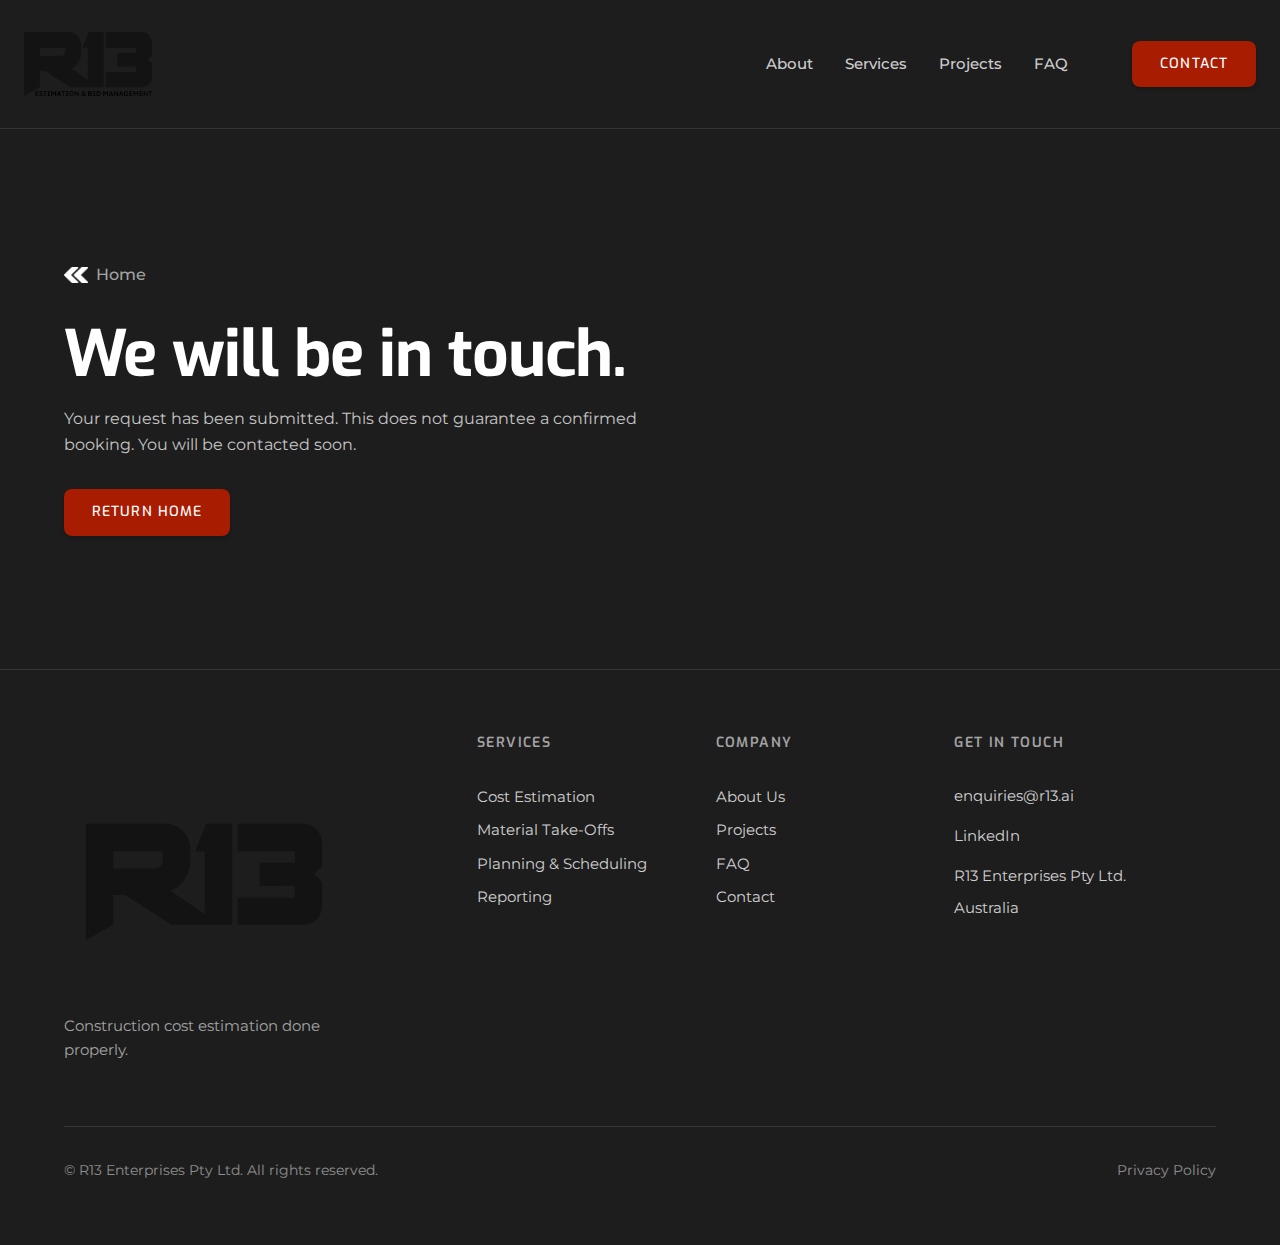
<file: thank-you.html>
<!DOCTYPE html>
<html lang="en-AU">
<head>
  <meta charset="UTF-8">
  <meta name="viewport" content="width=device-width, initial-scale=1.0">
  <title>Thank You | R13</title>
  <meta name="description" content="Thank you for contacting R13 Enterprises.">
  <link rel="preconnect" href="https://fonts.googleapis.com">
  <link rel="preconnect" href="https://fonts.gstatic.com" crossorigin>
  <link rel="stylesheet" href="css/styles.css">
  <link rel="shortcut icon" href="images/ui-favicon.png" type="image/x-icon">
  <link rel="apple-touch-icon" href="images/ui-webclip.png">
</head>
<body>
  <!-- Header -->
  <header class="header header-solid">
    <div class="container">
      <a href="index.html" class="logo">
        <img src="images/logo-header.png" alt="R13 Enterprises">
      </a>
      <nav class="nav-main">
        <a href="about.html">About</a>
        <a href="services.html">Services</a>
        <a href="case-studies.html">Projects</a>
        <a href="faq.html">FAQ</a>
      </nav>
      <a href="contact.html" class="btn btn-primary">Contact</a>
    </div>
  </header>

  <main>
    <section class="thankyou-section">
      <div class="container">
        <a href="index.html" class="back-link">
          <img src="images/icon-back.png" alt="">
          <span>Home</span>
        </a>

        <div class="thankyou-content">
          <h1>We will be in touch.</h1>
          <p>Your request has been submitted. This does not guarantee a confirmed booking. You will be contacted soon.</p>
          <a href="index.html" class="btn btn-primary">Return Home</a>
        </div>
      </div>
    </section>
  </main>

  <!-- Footer -->
  <footer class="footer">
    <div class="container">
      <div class="footer-grid">
        <div class="footer-brand">
          <a href="index.html" class="footer-logo">
            <img src="images/logo-footer.svg" alt="R13 Enterprises">
          </a>
          <p class="footer-tagline">Construction cost estimation done properly.</p>
        </div>

        <div class="footer-links">
          <h4>Services</h4>
          <ul>
            <li><a href="services.html#estimation">Cost Estimation</a></li>
            <li><a href="services.html#takeoffs">Material Take-Offs</a></li>
            <li><a href="services.html#planning">Planning & Scheduling</a></li>
            <li><a href="services.html#reporting">Reporting</a></li>
          </ul>
        </div>

        <div class="footer-links">
          <h4>Company</h4>
          <ul>
            <li><a href="about.html">About Us</a></li>
            <li><a href="case-studies.html">Projects</a></li>
            <li><a href="faq.html">FAQ</a></li>
            <li><a href="contact.html">Contact</a></li>
          </ul>
        </div>

        <div class="footer-contact-col">
          <h4>Get in Touch</h4>
          <div class="footer-contact-item">
            <a href="mailto:enquiries@r13.ai">enquiries@r13.ai</a>
          </div>
          <div class="footer-contact-item">
            <a href="https://www.linkedin.com/company/r13-estimation-bid-management" target="_blank" rel="noopener">LinkedIn</a>
          </div>
          <div class="footer-contact-item">
            <span>R13 Enterprises Pty Ltd.</span>
            <span>Australia</span>
          </div>
        </div>
      </div>

      <div class="footer-legal">
        <span>&copy; R13 Enterprises Pty Ltd. All rights reserved.</span>
        <a href="privacy-policy.html">Privacy Policy</a>
      </div>
    </div>
  </footer>
</body>
</html>
</file>
<file: css/styles.css>
/* ==========================================================================
   R13 Enterprises - Expanded Stylesheet
   Doubled content with infographics, charts, and visual data
   ========================================================================== */

/* --------------------------------------------------------------------------
   Fonts (Google Fonts: Exo + Montserrat)
   -------------------------------------------------------------------------- */
@import url('https://fonts.googleapis.com/css2?family=Exo:wght@100;200;400;500;600;700&family=Montserrat:wght@300;400;500;600;700&display=swap');

/* --------------------------------------------------------------------------
   CSS Custom Properties (Design Tokens)
   -------------------------------------------------------------------------- */
:root {
  /* Colors */
  --color-bg: #1d1d1d;
  --color-bg-90: rgba(29, 29, 29, 0.9);
  --color-bg-alt: #252525;
  --color-white: #ffffff;
  --color-white-95: rgba(255, 255, 255, 0.95);
  --color-white-80: rgba(255, 255, 255, 0.8);
  --color-white-75: rgba(255, 255, 255, 0.75);
  --color-white-60: rgba(255, 255, 255, 0.6);
  --color-white-50: rgba(255, 255, 255, 0.5);
  --color-white-20: rgba(255, 255, 255, 0.2);
  --color-white-10: rgba(255, 255, 255, 0.1);
  --color-accent: #a81c01;
  --color-accent-90: rgba(168, 28, 1, 0.9);
  --color-accent-light: #d32f2f;
  --color-success: #22c55e;
  --color-error: #dc2626;
  --color-info: #4a90a4;

  /* Typography */
  --font-heading: 'Exo', system-ui, -apple-system, sans-serif;
  --font-body: 'Montserrat', system-ui, -apple-system, BlinkMacSystemFont, 'Segoe UI', Roboto, sans-serif;

  /* Spacing */
  --space-xs: 0.5rem;
  --space-sm: 1rem;
  --space-md: 2rem;
  --space-lg: 4rem;
  --space-xl: 6rem;

  /* Layout */
  --container-max: 75rem;
  --container-padding: 1.5rem;

  /* Effects */
  --radius-sm: 0.5rem;
  --radius-md: 1rem;
  --radius-lg: 1.5rem;
  --shadow-card: 0 0.25rem 1.5rem rgba(0, 0, 0, 0.3);
  --shadow-lg: 0 1rem 3rem rgba(0, 0, 0, 0.4);
  --transition: 0.15s cubic-bezier(0.4, 0, 0.2, 1);
}

/* --------------------------------------------------------------------------
   Reset & Base
   -------------------------------------------------------------------------- */
*, *::before, *::after {
  box-sizing: border-box;
  margin: 0;
  padding: 0;
}

html {
  -webkit-font-smoothing: antialiased;
  -moz-osx-font-smoothing: grayscale;
  scroll-behavior: smooth;
}

body {
  font-family: var(--font-body);
  font-size: 1rem;
  line-height: 1.6;
  color: var(--color-white);
  background-color: var(--color-bg);
}

img {
  max-width: 100%;
  height: auto;
  display: block;
}

a {
  color: var(--color-white);
  text-decoration: none;
  font-weight: 600;
  transition: opacity var(--transition);
}

a:hover {
  opacity: 0.8;
}

ul, ol {
  list-style: none;
}

/* --------------------------------------------------------------------------
   Typography
   -------------------------------------------------------------------------- */
h1, h2, h3, h4, h5, h6 {
  font-family: var(--font-heading);
  font-weight: 700;
  line-height: 1.1;
}

h1 {
  font-size: clamp(2.5rem, 5vw, 4rem);
  letter-spacing: -1px;
}

h2 {
  font-size: clamp(2rem, 4vw, 3rem);
  font-weight: 600;
  letter-spacing: -1px;
  line-height: 1.15;
}

h3 {
  font-size: clamp(1.25rem, 2.5vw, 1.75rem);
  font-weight: 500;
  line-height: 1.2;
}

h4 {
  font-size: 1.25rem;
  font-weight: 600;
  line-height: 1.25;
}

p {
  margin-bottom: 0;
}

.lead {
  font-size: 1.25rem;
  color: var(--color-white-95);
  line-height: 1.6;
  margin-bottom: var(--space-md);
}

/* --------------------------------------------------------------------------
   Layout
   -------------------------------------------------------------------------- */
.container {
  width: 100%;
  max-width: var(--container-max);
  margin: 0 auto;
  padding: 0 var(--container-padding);
}

/* --------------------------------------------------------------------------
   Header (with Navigation)
   -------------------------------------------------------------------------- */
.header {
  position: absolute;
  top: 0;
  left: 0;
  right: 0;
  z-index: 100;
  padding: var(--space-md) 0;
  background: transparent;
  width: 100%;
}

.header-solid {
  position: relative;
  background: var(--color-bg);
  border-bottom: 1px solid var(--color-white-10);
}

.header .container {
  width: 100%;
  max-width: none;
  margin: 0;
  padding: 0 var(--container-padding);
  display: flex;
  align-items: center;
  justify-content: space-between;
  gap: var(--space-md);
}

.logo {
  display: block;
  width: auto;
  height: 4rem;
  flex-shrink: 0;
}

.logo img {
  height: 100%;
  width: auto;
}

.nav-main {
  display: flex;
  gap: var(--space-md);
  margin-left: auto;
  margin-right: var(--space-md);
}

.nav-main a {
  font-weight: 500;
  font-size: 0.9375rem;
  color: var(--color-white-80);
  transition: color var(--transition);
}

.nav-main a:hover,
.nav-main a.active {
  color: var(--color-white);
  opacity: 1;
}

.header .btn {
  flex-shrink: 0;
}

/* --------------------------------------------------------------------------
   Buttons
   -------------------------------------------------------------------------- */
.btn {
  display: inline-flex;
  align-items: center;
  justify-content: center;
  padding: 12px 28px;
  min-height: 44px;
  min-width: 64px;
  font-family: var(--font-heading);
  font-size: 14px;
  font-weight: 500;
  letter-spacing: 0.08em;
  text-transform: uppercase;
  border-radius: var(--radius-sm);
  border: none;
  cursor: pointer;
  position: relative;
  overflow: hidden;
  box-shadow: 0 2px 4px rgba(0, 0, 0, 0.2);
  transition: transform 0.1s ease, box-shadow 0.1s ease, background-color 0.1s ease;
}

.btn:hover {
  transform: translateY(-1px);
  box-shadow: 0 4px 8px rgba(0, 0, 0, 0.3);
  opacity: 1;
}

.btn:active {
  transform: translateY(0);
}

.btn-primary {
  background-color: var(--color-accent);
  color: var(--color-white);
}

.btn-primary:hover {
  background-color: #d30e0e;
  box-shadow: 0 4px 12px rgba(168, 29, 1, 0.4);
}

.btn-secondary {
  background-color: transparent;
  color: var(--color-white);
  border: 2px solid var(--color-white);
  box-shadow: none;
}

.btn-secondary:hover {
  background-color: rgba(255, 255, 255, 0.1);
}

.btn-large {
  padding: 16px 36px;
  font-size: 15px;
}

.cta-group {
  display: flex;
  gap: var(--space-sm);
  flex-wrap: wrap;
}

.cta-group.centered {
  justify-content: center;
}

/* --------------------------------------------------------------------------
   Hero Section
   -------------------------------------------------------------------------- */
.hero {
  position: relative;
  min-height: 80vh;
  display: flex;
  align-items: center;
  padding: var(--space-xl) 0;
  padding-top: calc(var(--space-xl) + 6rem);
  overflow: hidden;
}

.hero-bg {
  position: absolute;
  inset: 0;
  z-index: -1;
}

.hero-bg img {
  width: 100%;
  height: 100%;
  object-fit: cover;
}

.hero-bg::after {
  content: '';
  position: absolute;
  inset: 0;
  background: linear-gradient(
    to bottom,
    rgba(29, 29, 29, 0.5) 0%,
    rgba(106, 32, 0, 0.3) 50%,
    rgba(29, 29, 29, 0.7) 100%
  );
}

.hero-content {
  position: relative;
  display: flex;
  flex-direction: column;
  gap: var(--space-md);
  max-width: 50rem;
}

.hero-title {
  color: var(--color-white);
}

.hero-subtitle {
  font-size: clamp(1.125rem, 2vw, 1.5rem);
  color: var(--color-white-95);
  line-height: 1.5;
  max-width: 40rem;
}

/* Hero Trust Indicators */
.hero-trust {
  display: flex;
  gap: var(--space-lg);
  margin: var(--space-sm) 0;
}

.trust-item {
  display: flex;
  flex-direction: column;
}

.trust-number {
  font-family: var(--font-heading);
  font-size: 2rem;
  font-weight: 700;
  color: var(--color-accent);
}

.trust-label {
  font-size: 0.875rem;
  color: var(--color-white-75);
}

/* --------------------------------------------------------------------------
   Page Hero (Interior Pages)
   -------------------------------------------------------------------------- */
.page-hero {
  padding: var(--space-xl) 0 var(--space-lg);
  background: var(--color-bg);
  border-bottom: 1px solid var(--color-white-10);
}

.page-subtitle {
  font-size: 1.25rem;
  color: var(--color-white-75);
  margin-top: var(--space-sm);
}

.back-link {
  display: inline-flex;
  align-items: center;
  gap: var(--space-xs);
  margin-bottom: var(--space-md);
  font-weight: 500;
  color: var(--color-white-60);
}

.back-link img {
  width: 1.5rem;
  height: auto;
}

/* --------------------------------------------------------------------------
   Section Headers
   -------------------------------------------------------------------------- */
.section-header {
  text-align: center;
  margin-bottom: var(--space-lg);
}

.section-header h2 {
  margin-bottom: var(--space-sm);
}

.section-header p {
  color: var(--color-white-75);
  font-size: 1.125rem;
  max-width: 600px;
  margin: 0 auto;
}

/* --------------------------------------------------------------------------
   Problem Section (Existing - Enhanced)
   -------------------------------------------------------------------------- */
.problem-section {
  position: relative;
  padding: var(--space-xl) 0;
  background-color: var(--color-bg);
  border-top: 1px solid var(--color-white-20);
  border-bottom: 1px solid var(--color-white-20);
}

.problem-header {
  margin-bottom: var(--space-lg);
  text-align: center;
}

.problem-header h2 {
  margin-bottom: var(--space-sm);
}

.problem-header p {
  color: var(--color-white-75);
  font-size: 1.125rem;
  max-width: 700px;
  margin: 0 auto;
}

.split-section {
  display: grid;
  grid-template-columns: 1fr 1fr;
  gap: var(--space-lg);
}

.split-column h3 {
  margin-bottom: var(--space-md);
  padding-bottom: var(--space-sm);
  border-bottom: 2px solid var(--color-accent);
  display: inline-block;
}

.stat-list {
  display: flex;
  flex-direction: column;
  gap: var(--space-md);
}

.stat-item {
  display: flex;
  align-items: flex-start;
  gap: var(--space-sm);
}

.stat-item-number {
  font-family: var(--font-heading);
  font-size: 1.75rem;
  font-weight: 700;
  color: var(--color-accent);
  min-width: 5rem;
  line-height: 1;
}

.stat-item-content {
  flex: 1;
}

.stat-item-title {
  font-weight: 600;
  margin-bottom: var(--space-xs);
  line-height: 1.3;
}

.stat-item-source {
  font-size: 0.8125rem;
  color: var(--color-white-60);
}

.challenge-list {
  display: flex;
  flex-direction: column;
  gap: var(--space-md);
}

.challenge-item {
  display: flex;
  align-items: flex-start;
  gap: var(--space-sm);
  padding: var(--space-sm);
  background: var(--color-white-10);
  border-radius: var(--radius-sm);
  border-left: 3px solid var(--color-accent);
}

.challenge-item-icon {
  width: 1.25rem;
  height: 1.25rem;
  flex-shrink: 0;
}

.challenge-item-title {
  font-weight: 600;
  margin-bottom: var(--space-xs);
}

.challenge-item-text {
  font-size: 0.9375rem;
  color: var(--color-white-75);
}

/* --------------------------------------------------------------------------
   Industry Insights Section (NEW - Charts & Data)
   -------------------------------------------------------------------------- */
.insights-section {
  padding: var(--space-xl) 0;
  background: var(--color-bg-alt);
}

.insights-grid {
  display: grid;
  grid-template-columns: repeat(2, 1fr);
  gap: var(--space-md);
}

.insight-card {
  background: var(--color-bg);
  border: 1px solid var(--color-white-10);
  border-radius: var(--radius-md);
  padding: var(--space-md);
}

.insight-card h3 {
  font-size: 1.125rem;
  margin-bottom: var(--space-md);
  color: var(--color-white-95);
}

.insight-card-wide {
  grid-column: span 2;
}

/* Donut Chart */
.chart-container {
  display: flex;
  justify-content: center;
  margin-bottom: var(--space-md);
}

.donut-chart {
  width: 180px;
  height: 180px;
}

.donut-segment {
  fill: none;
  stroke-width: 35;
  transform: rotate(-90deg);
  transform-origin: center;
}

.chart-legend {
  display: grid;
  grid-template-columns: 1fr 1fr;
  gap: var(--space-xs);
}

.legend-item {
  display: flex;
  align-items: center;
  gap: var(--space-xs);
  font-size: 0.875rem;
  color: var(--color-white-75);
}

.legend-color {
  width: 12px;
  height: 12px;
  border-radius: 2px;
}

/* Bar Chart */
.bar-chart-container {
  padding: var(--space-sm);
}

.bar-chart {
  width: 100%;
  max-width: 300px;
}

.chart-label,
.chart-label-x {
  fill: var(--color-white-60);
  font-size: 10px;
}

.chart-grid {
  stroke: var(--color-white-10);
  stroke-width: 1;
}

.bar {
  transition: opacity var(--transition);
}

.bar:hover {
  opacity: 0.8;
}

.chart-note {
  font-size: 0.75rem;
  color: var(--color-white-50);
  margin-top: var(--space-sm);
  text-align: center;
}

/* Horizontal Bars */
.horizontal-bars {
  display: flex;
  flex-direction: column;
  gap: var(--space-sm);
}

.h-bar-item {
  display: grid;
  grid-template-columns: 180px 1fr 50px;
  align-items: center;
  gap: var(--space-sm);
}

.h-bar-label {
  font-size: 0.875rem;
  color: var(--color-white-80);
}

.h-bar-track {
  height: 24px;
  background: var(--color-white-10);
  border-radius: var(--radius-sm);
  overflow: hidden;
}

.h-bar-fill {
  height: 100%;
  background: linear-gradient(90deg, var(--color-accent), var(--color-accent-light));
  border-radius: var(--radius-sm);
  transition: width 0.5s ease;
}

.h-bar-value {
  font-family: var(--font-heading);
  font-weight: 600;
  color: var(--color-accent);
}

/* --------------------------------------------------------------------------
   Services Section
   -------------------------------------------------------------------------- */
.services-section {
  position: relative;
  padding: var(--space-xl) 0;
  background-image: url('../images/photo-construct-2.jpg');
  background-size: cover;
  background-position: center;
}

.services-section::before {
  content: '';
  position: absolute;
  inset: 0;
  background: rgba(29, 29, 29, 0.88);
}

.services-section .container {
  position: relative;
  z-index: 1;
}

.services-header {
  margin-bottom: var(--space-lg);
  text-align: center;
}

.services-header h2 {
  margin-bottom: var(--space-sm);
}

.services-header p {
  color: var(--color-white-75);
  font-size: 1.125rem;
}

.services-grid {
  display: grid;
  grid-template-columns: repeat(2, 1fr);
  gap: var(--space-md);
  margin-bottom: var(--space-lg);
}

.service-card {
  background: rgba(255, 255, 255, 0.08);
  backdrop-filter: blur(16px);
  border: 1px solid var(--color-white-20);
  border-radius: var(--radius-md);
  padding: var(--space-md);
  transition: transform var(--transition), box-shadow var(--transition);
}

.service-card:hover {
  transform: scale(1.02);
  box-shadow: var(--shadow-card);
}

.service-card-icon-large {
  width: 64px;
  height: 64px;
  margin-bottom: var(--space-sm);
  color: var(--color-accent);
}

.service-card-icon-large svg {
  width: 100%;
  height: 100%;
}

.service-card-header {
  margin-bottom: var(--space-sm);
}

.service-card-title {
  font-size: 1.25rem;
}

.service-card p {
  color: var(--color-white-75);
  line-height: 1.7;
  margin-bottom: var(--space-sm);
}

.service-link {
  font-size: 0.875rem;
  color: var(--color-accent);
  font-weight: 600;
}

.service-link:hover {
  opacity: 0.8;
}

.services-cta {
  text-align: center;
}

.services-cta p {
  font-size: 1.25rem;
  margin-bottom: var(--space-md);
  color: var(--color-white-95);
}

/* --------------------------------------------------------------------------
   Process Section (NEW - Timeline)
   -------------------------------------------------------------------------- */
.process-section {
  padding: var(--space-xl) 0;
  background: var(--color-bg);
}

.process-timeline {
  position: relative;
  max-width: 800px;
  margin: 0 auto;
}

.process-timeline::before {
  content: '';
  position: absolute;
  left: 40px;
  top: 0;
  bottom: 0;
  width: 2px;
  background: var(--color-white-20);
}

.process-step {
  display: flex;
  gap: var(--space-md);
  margin-bottom: var(--space-lg);
  position: relative;
}

.process-step:last-child {
  margin-bottom: 0;
}

.process-number {
  flex-shrink: 0;
  width: 80px;
  height: 80px;
  display: flex;
  align-items: center;
  justify-content: center;
  background: var(--color-accent);
  border-radius: 50%;
  font-family: var(--font-heading);
  font-size: 1.5rem;
  font-weight: 700;
  color: var(--color-white);
  position: relative;
  z-index: 1;
}

.process-content {
  flex: 1;
  padding-top: var(--space-sm);
}

.process-content h3 {
  margin-bottom: var(--space-xs);
}

.process-content p {
  color: var(--color-white-75);
  margin-bottom: var(--space-sm);
}

.process-details {
  display: flex;
  gap: var(--space-xs);
  flex-wrap: wrap;
}

.process-tag {
  display: inline-block;
  padding: 4px 12px;
  background: var(--color-white-10);
  border-radius: 20px;
  font-size: 0.8125rem;
  color: var(--color-white-60);
}

/* --------------------------------------------------------------------------
   Project Types Section (NEW)
   -------------------------------------------------------------------------- */
.projects-section {
  padding: var(--space-xl) 0;
  background: var(--color-bg-alt);
}

.projects-grid {
  display: grid;
  grid-template-columns: repeat(4, 1fr);
  gap: var(--space-md);
  margin-bottom: var(--space-lg);
}

.project-type-card {
  background: var(--color-bg);
  border: 1px solid var(--color-white-10);
  border-radius: var(--radius-md);
  padding: var(--space-md);
  text-align: center;
  transition: transform var(--transition), border-color var(--transition);
}

.project-type-card:hover {
  transform: translateY(-4px);
  border-color: var(--color-accent);
}

.project-type-icon {
  width: 80px;
  height: 80px;
  margin: 0 auto var(--space-md);
  color: var(--color-white-80);
}

.project-type-icon svg {
  width: 100%;
  height: 100%;
}

.project-type-card h3 {
  margin-bottom: var(--space-sm);
}

.project-type-card p {
  color: var(--color-white-60);
  font-size: 0.9375rem;
  margin-bottom: var(--space-md);
}

.project-type-list {
  text-align: left;
}

.project-type-list li {
  padding: var(--space-xs) 0;
  border-bottom: 1px solid var(--color-white-10);
  font-size: 0.875rem;
  color: var(--color-white-75);
}

.project-type-list li:last-child {
  border-bottom: none;
}

.projects-cta {
  text-align: center;
}

/* --------------------------------------------------------------------------
   Metrics Section (NEW - Comparison Visual)
   -------------------------------------------------------------------------- */
.metrics-section {
  padding: var(--space-xl) 0;
  background: var(--color-bg);
}

.metrics-visual {
  max-width: 900px;
  margin: 0 auto var(--space-lg);
}

.metric-comparison {
  display: grid;
  grid-template-columns: 1fr auto 1fr;
  gap: var(--space-md);
  align-items: stretch;
}

.comparison-item {
  background: var(--color-bg-alt);
  border-radius: var(--radius-md);
  padding: var(--space-md);
  text-align: center;
}

.comparison-bad {
  border: 2px solid var(--color-error);
}

.comparison-good {
  border: 2px solid var(--color-success);
}

.comparison-icon {
  width: 60px;
  height: 60px;
  margin: 0 auto var(--space-sm);
}

.comparison-icon svg {
  width: 100%;
  height: 100%;
}

.comparison-item h4 {
  margin-bottom: var(--space-md);
}

.comparison-stats {
  display: flex;
  flex-direction: column;
  gap: var(--space-sm);
}

.comparison-stat {
  display: flex;
  flex-direction: column;
}

.stat-value {
  font-family: var(--font-heading);
  font-size: 1.5rem;
  font-weight: 700;
}

.stat-value.negative {
  color: var(--color-error);
}

.stat-value.positive {
  color: var(--color-success);
}

.stat-desc {
  font-size: 0.8125rem;
  color: var(--color-white-60);
}

.comparison-vs {
  display: flex;
  align-items: center;
  justify-content: center;
  font-family: var(--font-heading);
  font-size: 1.5rem;
  font-weight: 700;
  color: var(--color-white-50);
}

/* Quick Stats Row */
.quick-stats {
  display: grid;
  grid-template-columns: repeat(4, 1fr);
  gap: var(--space-md);
  padding: var(--space-md);
  background: var(--color-bg-alt);
  border-radius: var(--radius-md);
}

.quick-stat {
  display: flex;
  align-items: center;
  gap: var(--space-sm);
}

.quick-stat-icon {
  width: 40px;
  height: 40px;
  color: var(--color-accent);
  flex-shrink: 0;
}

.quick-stat-content {
  display: flex;
  flex-direction: column;
}

.quick-stat-number {
  font-family: var(--font-heading);
  font-size: 1.5rem;
  font-weight: 700;
  color: var(--color-white);
}

.quick-stat-label {
  font-size: 0.8125rem;
  color: var(--color-white-60);
}

/* --------------------------------------------------------------------------
   Why Section
   -------------------------------------------------------------------------- */
.why-section {
  position: relative;
  padding: var(--space-xl) 0;
  background-color: var(--color-bg);
  text-align: center;
}

.why-section::before {
  content: '';
  position: absolute;
  top: 0;
  left: 0;
  right: 0;
  height: 4px;
  background-color: var(--color-accent);
}

.why-header {
  margin-bottom: var(--space-lg);
}

.why-header h2 {
  margin-bottom: var(--space-sm);
}

.why-header p {
  color: var(--color-white-75);
  font-size: 1.125rem;
}

.why-grid {
  display: grid;
  grid-template-columns: repeat(3, 1fr);
  gap: var(--space-md);
  text-align: left;
  margin-bottom: var(--space-lg);
}

.why-card {
  background: rgba(255, 255, 255, 0.08);
  backdrop-filter: blur(16px);
  border: 1px solid var(--color-white-20);
  border-radius: var(--radius-md);
  padding: var(--space-md);
  transition: transform var(--transition);
}

.why-card:hover {
  transform: scale(1.02);
}

.why-card-header {
  display: flex;
  align-items: center;
  gap: var(--space-sm);
  margin-bottom: var(--space-sm);
}

.why-card-icon {
  width: 1.5rem;
  height: 1.5rem;
}

.why-card-title {
  font-size: 1.25rem;
}

.why-card p {
  color: var(--color-white-75);
  line-height: 1.7;
}

.why-cta {
  text-align: center;
}

.why-cta p {
  font-size: 1.5rem;
  font-family: var(--font-heading);
  font-weight: 500;
  margin-bottom: var(--space-md);
}

/* --------------------------------------------------------------------------
   FAQ Preview Section (NEW)
   -------------------------------------------------------------------------- */
.faq-preview-section {
  padding: var(--space-xl) 0;
  background: var(--color-bg-alt);
}

.faq-preview-grid {
  display: grid;
  grid-template-columns: repeat(2, 1fr);
  gap: var(--space-md);
  margin-bottom: var(--space-lg);
}

.faq-item {
  background: var(--color-bg);
  border: 1px solid var(--color-white-10);
  border-radius: var(--radius-md);
  padding: var(--space-md);
}

.faq-item h3 {
  font-size: 1.125rem;
  margin-bottom: var(--space-sm);
}

.faq-item p {
  color: var(--color-white-75);
  font-size: 0.9375rem;
  line-height: 1.6;
}

.faq-cta {
  text-align: center;
}

/* --------------------------------------------------------------------------
   Final CTA Section (NEW)
   -------------------------------------------------------------------------- */
.final-cta-section {
  padding: var(--space-xl) 0;
  background: linear-gradient(135deg, var(--color-accent) 0%, #6b1100 100%);
}

.final-cta-content {
  text-align: center;
  max-width: 600px;
  margin: 0 auto;
}

.final-cta-content h2 {
  margin-bottom: var(--space-sm);
}

.final-cta-content p {
  font-size: 1.125rem;
  color: var(--color-white-95);
  margin-bottom: var(--space-md);
}

/* --------------------------------------------------------------------------
   Footer (Expanded)
   -------------------------------------------------------------------------- */
.footer {
  padding: var(--space-lg) 0;
  background: var(--color-bg);
  border-top: 1px solid var(--color-white-10);
}

.footer-grid {
  display: grid;
  grid-template-columns: 2fr 1fr 1fr 1.5fr;
  gap: var(--space-lg);
  margin-bottom: var(--space-lg);
}

.footer-brand {
  max-width: 280px;
}

.footer-logo {
  width: 140px;
  margin-bottom: var(--space-md);
}

.footer-logo img {
  width: 100%;
}

.footer-tagline {
  color: var(--color-white-60);
  font-size: 0.9375rem;
}

.footer-links h4 {
  font-size: 0.875rem;
  text-transform: uppercase;
  letter-spacing: 0.1em;
  color: var(--color-white-60);
  margin-bottom: var(--space-md);
}

.footer-links ul {
  display: flex;
  flex-direction: column;
  gap: var(--space-xs);
}

.footer-links a {
  font-weight: 400;
  color: var(--color-white-80);
  font-size: 0.9375rem;
}

.footer-contact-col h4 {
  font-size: 0.875rem;
  text-transform: uppercase;
  letter-spacing: 0.1em;
  color: var(--color-white-60);
  margin-bottom: var(--space-md);
}

.footer-contact-item {
  display: flex;
  flex-direction: column;
  gap: var(--space-xs);
  margin-bottom: var(--space-sm);
}

.footer-contact-item a,
.footer-contact-item span {
  font-size: 0.9375rem;
  color: var(--color-white-80);
  font-weight: 400;
}

.footer-legal {
  display: flex;
  justify-content: space-between;
  align-items: center;
  padding-top: var(--space-md);
  border-top: 1px solid var(--color-white-10);
  font-size: 0.875rem;
  color: var(--color-white-50);
}

.footer-legal a {
  color: var(--color-white-50);
  font-weight: 400;
}

/* --------------------------------------------------------------------------
   Content Sections (About Page)
   -------------------------------------------------------------------------- */
.content-section {
  padding: var(--space-xl) 0;
}

.content-split {
  display: grid;
  grid-template-columns: 1.5fr 1fr;
  gap: var(--space-lg);
  align-items: start;
}

.content-text h2 {
  margin-bottom: var(--space-md);
}

.content-text p {
  color: var(--color-white-80);
  margin-bottom: var(--space-md);
  line-height: 1.7;
}

.stat-highlight-card {
  background: var(--color-bg-alt);
  border: 1px solid var(--color-white-10);
  border-radius: var(--radius-md);
  padding: var(--space-md);
  text-align: center;
  margin-bottom: var(--space-sm);
}

.stat-highlight-number {
  font-family: var(--font-heading);
  font-size: 3rem;
  font-weight: 700;
  color: var(--color-accent);
}

.stat-highlight-label {
  display: block;
  font-size: 0.9375rem;
  color: var(--color-white-60);
}

/* Values Section */
.values-section {
  padding: var(--space-xl) 0;
  background: var(--color-bg-alt);
}

.values-grid {
  display: grid;
  grid-template-columns: repeat(4, 1fr);
  gap: var(--space-md);
}

.value-card {
  background: var(--color-bg);
  border: 1px solid var(--color-white-10);
  border-radius: var(--radius-md);
  padding: var(--space-md);
  text-align: center;
}

.value-icon {
  width: 60px;
  height: 60px;
  margin: 0 auto var(--space-md);
  color: var(--color-accent);
}

.value-icon svg {
  width: 100%;
  height: 100%;
}

.value-card h3 {
  margin-bottom: var(--space-sm);
}

.value-card p {
  color: var(--color-white-75);
  font-size: 0.9375rem;
  line-height: 1.6;
}

/* Experience Section */
.experience-section {
  padding: var(--space-xl) 0;
}

.experience-grid {
  display: grid;
  grid-template-columns: repeat(4, 1fr);
  gap: var(--space-md);
  margin-bottom: var(--space-lg);
}

.experience-card {
  background: var(--color-bg-alt);
  border: 1px solid var(--color-white-10);
  border-radius: var(--radius-md);
  padding: var(--space-md);
}

.experience-icon {
  width: 48px;
  height: 48px;
  margin-bottom: var(--space-md);
  color: var(--color-white-80);
}

.experience-icon svg {
  width: 100%;
  height: 100%;
}

.experience-card h3 {
  margin-bottom: var(--space-md);
}

.experience-card ul {
  display: flex;
  flex-direction: column;
  gap: var(--space-xs);
}

.experience-card li {
  font-size: 0.9375rem;
  color: var(--color-white-75);
  padding-left: var(--space-sm);
  border-left: 2px solid var(--color-accent);
}

.certifications {
  background: var(--color-bg-alt);
  border: 1px solid var(--color-white-10);
  border-radius: var(--radius-md);
  padding: var(--space-md);
  text-align: center;
}

.certifications h3 {
  margin-bottom: var(--space-sm);
}

.certifications p {
  color: var(--color-white-75);
  max-width: 700px;
  margin: 0 auto;
}

/* Approach Section */
.approach-section {
  padding: var(--space-xl) 0;
  background: var(--color-bg-alt);
}

.approach-visual {
  display: flex;
  align-items: center;
  justify-content: center;
  gap: var(--space-sm);
  flex-wrap: wrap;
}

.approach-step {
  display: flex;
  flex-direction: column;
  align-items: center;
  text-align: center;
  max-width: 160px;
}

.approach-icon {
  width: 64px;
  height: 64px;
  margin-bottom: var(--space-sm);
  color: var(--color-white-80);
}

.approach-icon svg {
  width: 100%;
  height: 100%;
}

.approach-label {
  font-size: 0.75rem;
  color: var(--color-accent);
  text-transform: uppercase;
  letter-spacing: 0.1em;
  margin-bottom: var(--space-xs);
}

.approach-content h4 {
  margin-bottom: var(--space-xs);
}

.approach-content p {
  font-size: 0.8125rem;
  color: var(--color-white-60);
}

.approach-connector {
  width: 40px;
  height: 20px;
}

.approach-connector svg {
  width: 100%;
  height: 100%;
}

/* --------------------------------------------------------------------------
   Services Detail Page
   -------------------------------------------------------------------------- */
.services-overview {
  padding: var(--space-lg) 0;
  background: var(--color-bg-alt);
}

.overview-stats {
  display: grid;
  grid-template-columns: repeat(4, 1fr);
  gap: var(--space-md);
}

.overview-stat {
  text-align: center;
}

.overview-number {
  font-family: var(--font-heading);
  font-size: 2.5rem;
  font-weight: 700;
  color: var(--color-accent);
  display: block;
}

.overview-label {
  font-size: 0.875rem;
  color: var(--color-white-60);
}

.service-detail-section {
  padding: var(--space-xl) 0;
}

.service-detail-section.alt-bg {
  background: var(--color-bg-alt);
}

.service-detail-header {
  display: flex;
  align-items: flex-start;
  gap: var(--space-md);
  margin-bottom: var(--space-lg);
}

.service-number {
  font-family: var(--font-heading);
  font-size: 4rem;
  font-weight: 700;
  color: var(--color-accent);
  line-height: 1;
  opacity: 0.5;
}

.service-tagline {
  color: var(--color-white-75);
  font-size: 1.125rem;
  margin-top: var(--space-xs);
}

.service-detail-content {
  display: grid;
  grid-template-columns: 1fr 1fr;
  gap: var(--space-lg);
  align-items: start;
}

.service-detail-content.reverse {
  direction: rtl;
}

.service-detail-content.reverse > * {
  direction: ltr;
}

.service-description h3 {
  margin: var(--space-md) 0 var(--space-sm);
}

.service-description p {
  color: var(--color-white-80);
  line-height: 1.7;
}

.service-includes {
  display: flex;
  flex-direction: column;
  gap: var(--space-sm);
}

.service-includes li {
  display: flex;
  align-items: flex-start;
  gap: var(--space-sm);
}

.service-includes svg {
  width: 24px;
  height: 24px;
  flex-shrink: 0;
}

.service-includes span {
  color: var(--color-white-80);
}

/* Estimate Breakdown Visual */
.estimate-breakdown {
  background: var(--color-bg);
  border: 1px solid var(--color-white-10);
  border-radius: var(--radius-md);
  padding: var(--space-md);
}

.estimate-breakdown h4 {
  margin-bottom: var(--space-md);
  font-size: 1rem;
}

.breakdown-items {
  display: flex;
  flex-direction: column;
  gap: var(--space-sm);
}

.breakdown-item {
  display: grid;
  grid-template-columns: 1fr auto;
  align-items: center;
  gap: var(--space-sm);
}

.breakdown-bar {
  height: 20px;
  background: linear-gradient(90deg, var(--color-accent), var(--color-accent-light));
  border-radius: 4px;
}

.breakdown-label {
  font-size: 0.875rem;
  color: var(--color-white-75);
}

.breakdown-percent {
  font-family: var(--font-heading);
  font-weight: 600;
  color: var(--color-white);
}

/* Take-off Visual */
.takeoff-visual {
  background: var(--color-bg);
  border: 1px solid var(--color-white-10);
  border-radius: var(--radius-md);
  overflow: hidden;
}

.takeoff-header {
  background: var(--color-accent);
  padding: var(--space-sm);
}

.takeoff-category {
  font-weight: 600;
}

.takeoff-items {
  padding: var(--space-sm);
}

.takeoff-line {
  display: flex;
  justify-content: space-between;
  padding: var(--space-xs) 0;
  border-bottom: 1px solid var(--color-white-10);
  font-size: 0.875rem;
}

.takeoff-line:last-child {
  border-bottom: none;
}

.takeoff-item {
  color: var(--color-white-80);
}

.takeoff-qty {
  font-family: var(--font-heading);
  color: var(--color-white);
}

.accuracy-note {
  display: flex;
  align-items: flex-start;
  gap: var(--space-sm);
  margin-top: var(--space-md);
  padding: var(--space-sm);
  background: rgba(168, 28, 1, 0.1);
  border-radius: var(--radius-sm);
  border-left: 3px solid var(--color-accent);
}

.accuracy-note svg {
  width: 24px;
  height: 24px;
  flex-shrink: 0;
}

.accuracy-note p {
  font-size: 0.9375rem;
  color: var(--color-white-80);
}

/* Method Cards */
.method-cards {
  display: grid;
  grid-template-columns: repeat(3, 1fr);
  gap: var(--space-sm);
  margin-top: var(--space-md);
}

.method-card {
  background: var(--color-white-10);
  border-radius: var(--radius-sm);
  padding: var(--space-sm);
}

.method-card h4 {
  font-size: 0.9375rem;
  margin-bottom: var(--space-xs);
}

.method-card p {
  font-size: 0.8125rem;
  color: var(--color-white-60);
  line-height: 1.5;
}

/* Gantt Visual */
.gantt-visual {
  background: var(--color-bg);
  border: 1px solid var(--color-white-10);
  border-radius: var(--radius-md);
  padding: var(--space-md);
}

.gantt-visual h4 {
  margin-bottom: var(--space-md);
  font-size: 1rem;
}

.gantt-chart {
  display: flex;
  flex-direction: column;
  gap: var(--space-xs);
}

.gantt-row {
  display: grid;
  grid-template-columns: 100px 1fr;
  align-items: center;
  gap: var(--space-sm);
}

.gantt-label {
  font-size: 0.8125rem;
  color: var(--color-white-75);
}

.gantt-bar-track {
  height: 20px;
  background: var(--color-white-10);
  border-radius: 4px;
  position: relative;
}

.gantt-bar {
  position: absolute;
  height: 100%;
  background: var(--color-info);
  border-radius: 4px;
}

.gantt-bar.critical {
  background: var(--color-accent);
}

.gantt-legend {
  display: flex;
  gap: var(--space-md);
  margin-top: var(--space-md);
  justify-content: center;
}

.legend-item {
  display: flex;
  align-items: center;
  gap: var(--space-xs);
  font-size: 0.8125rem;
  color: var(--color-white-60);
}

.legend-dot {
  width: 12px;
  height: 12px;
  border-radius: 2px;
  background: var(--color-info);
}

.legend-dot.critical {
  background: var(--color-accent);
}

/* Report Preview Visual */
.report-preview {
  background: var(--color-bg);
  border: 1px solid var(--color-white-10);
  border-radius: var(--radius-md);
  padding: var(--space-md);
}

.report-page {
  background: var(--color-white);
  border-radius: var(--radius-sm);
  padding: var(--space-md);
  color: var(--color-bg);
}

.report-header-vis {
  display: flex;
  align-items: center;
  gap: var(--space-sm);
  margin-bottom: var(--space-md);
  padding-bottom: var(--space-sm);
  border-bottom: 2px solid var(--color-accent);
}

.report-logo-placeholder {
  width: 40px;
  height: 40px;
  background: var(--color-accent);
  border-radius: 4px;
}

.report-title-vis {
  font-family: var(--font-heading);
  font-weight: 600;
}

.report-section-vis {
  margin-bottom: var(--space-md);
}

.report-section-title {
  font-size: 0.875rem;
  font-weight: 600;
  margin-bottom: var(--space-xs);
}

.report-line {
  height: 8px;
  background: #e5e5e5;
  border-radius: 4px;
  margin-bottom: var(--space-xs);
}

.report-line.short {
  width: 60%;
}

.report-table-vis {
  display: flex;
  flex-direction: column;
  gap: 4px;
}

.report-row {
  height: 16px;
  background: #f0f0f0;
  border-radius: 2px;
}

.report-total {
  display: flex;
  justify-content: space-between;
  padding-top: var(--space-sm);
  border-top: 2px solid var(--color-bg);
  font-weight: 600;
}

.report-amount {
  color: var(--color-accent);
}

.format-tags {
  display: flex;
  gap: var(--space-xs);
  flex-wrap: wrap;
  margin-top: var(--space-sm);
}

.format-tag {
  display: inline-block;
  padding: 4px 12px;
  background: var(--color-white-10);
  border-radius: 20px;
  font-size: 0.8125rem;
  color: var(--color-white-75);
}

/* Pricing Section */
.pricing-section {
  padding: var(--space-xl) 0;
}

.pricing-info {
  display: grid;
  grid-template-columns: repeat(3, 1fr);
  gap: var(--space-md);
  margin-bottom: var(--space-lg);
}

.pricing-card {
  background: var(--color-bg-alt);
  border: 1px solid var(--color-white-10);
  border-radius: var(--radius-md);
  padding: var(--space-md);
  text-align: center;
}

.pricing-icon {
  width: 60px;
  height: 60px;
  margin: 0 auto var(--space-md);
  color: var(--color-accent);
}

.pricing-icon svg {
  width: 100%;
  height: 100%;
}

.pricing-card h3 {
  margin-bottom: var(--space-sm);
}

.pricing-card p {
  color: var(--color-white-75);
  font-size: 0.9375rem;
}

.pricing-cta {
  text-align: center;
}

.pricing-cta p {
  font-size: 1.25rem;
  margin-bottom: var(--space-md);
}

/* --------------------------------------------------------------------------
   Case Studies Page
   -------------------------------------------------------------------------- */
.portfolio-stats {
  padding: var(--space-lg) 0;
  background: var(--color-bg-alt);
}

.stats-banner {
  display: grid;
  grid-template-columns: repeat(4, 1fr);
  gap: var(--space-md);
}

.stat-block {
  text-align: center;
}

.stat-block .stat-number {
  font-family: var(--font-heading);
  font-size: 2.5rem;
  font-weight: 700;
  color: var(--color-accent);
  display: block;
}

.stat-block .stat-text {
  font-size: 0.875rem;
  color: var(--color-white-60);
}

.sector-breakdown {
  padding: var(--space-xl) 0;
}

.sector-visual {
  display: flex;
  justify-content: center;
}

.sector-bars {
  width: 100%;
  max-width: 450px;
}

.sector-bars .sector-label {
  fill: var(--color-white-75);
  font-size: 12px;
}

.sector-bars .sector-value {
  fill: var(--color-white);
  font-size: 14px;
  font-weight: 600;
}

/* Featured Projects */
.featured-projects {
  padding: var(--space-xl) 0;
  background: var(--color-bg-alt);
}

.projects-grid {
  display: grid;
  grid-template-columns: repeat(2, 1fr);
  gap: var(--space-md);
}

.project-card {
  background: var(--color-bg);
  border: 1px solid var(--color-white-10);
  border-radius: var(--radius-md);
  overflow: hidden;
}

.project-image {
  position: relative;
  height: 200px;
}

.project-image img {
  width: 100%;
  height: 100%;
  object-fit: cover;
}

.project-category {
  position: absolute;
  top: var(--space-sm);
  left: var(--space-sm);
  padding: 4px 12px;
  background: var(--color-accent);
  border-radius: 20px;
  font-size: 0.75rem;
  font-weight: 600;
  text-transform: uppercase;
}

.project-content {
  padding: var(--space-md);
}

.project-content h3 {
  margin-bottom: var(--space-xs);
}

.project-location {
  color: var(--color-white-60);
  font-size: 0.875rem;
  margin-bottom: var(--space-md);
}

.project-details {
  display: grid;
  grid-template-columns: repeat(3, 1fr);
  gap: var(--space-sm);
  padding: var(--space-sm);
  background: var(--color-white-10);
  border-radius: var(--radius-sm);
  margin-bottom: var(--space-md);
}

.project-stat {
  text-align: center;
}

.project-stat .stat-label {
  display: block;
  font-size: 0.75rem;
  color: var(--color-white-50);
  margin-bottom: 2px;
}

.project-stat .stat-value {
  font-family: var(--font-heading);
  font-weight: 600;
  color: var(--color-white);
}

.project-scope h4 {
  font-size: 0.875rem;
  margin-bottom: var(--space-xs);
}

.project-scope p {
  font-size: 0.875rem;
  color: var(--color-white-75);
  line-height: 1.6;
  margin-bottom: var(--space-md);
}

.project-services {
  display: flex;
  gap: var(--space-xs);
  flex-wrap: wrap;
}

.service-tag {
  padding: 4px 10px;
  background: var(--color-white-10);
  border-radius: 20px;
  font-size: 0.75rem;
  color: var(--color-white-60);
}

/* Accuracy Section */
.accuracy-section {
  padding: var(--space-xl) 0;
}

.accuracy-visual {
  display: grid;
  grid-template-columns: 1fr 1fr;
  gap: var(--space-lg);
}

.accuracy-chart {
  background: var(--color-bg-alt);
  border-radius: var(--radius-md);
  padding: var(--space-md);
}

.accuracy-target {
  display: flex;
  flex-direction: column;
  gap: var(--space-md);
}

.target-band {
  position: relative;
}

.target-band .target-label {
  font-size: 0.875rem;
  color: var(--color-white-75);
  margin-bottom: var(--space-xs);
}

.target-band .target-percent {
  position: absolute;
  right: 0;
  top: 0;
  font-family: var(--font-heading);
  font-weight: 600;
  color: var(--color-success);
}

.target-bar {
  height: 32px;
  background: linear-gradient(90deg, var(--color-success), #4ade80);
  border-radius: var(--radius-sm);
}

.accuracy-factors h3 {
  margin-bottom: var(--space-md);
}

.accuracy-factors {
  display: flex;
  flex-direction: column;
  gap: var(--space-sm);
}

.factor-item {
  display: flex;
  align-items: flex-start;
  gap: var(--space-sm);
  padding: var(--space-sm);
  background: var(--color-bg-alt);
  border-radius: var(--radius-sm);
}

.factor-item svg {
  width: 24px;
  height: 24px;
  flex-shrink: 0;
}

.factor-content h4 {
  font-size: 1rem;
  margin-bottom: 2px;
}

.factor-content p {
  font-size: 0.875rem;
  color: var(--color-white-60);
}

/* Value Distribution */
.value-distribution {
  padding: var(--space-xl) 0;
  background: var(--color-bg-alt);
}

.distribution-grid {
  display: grid;
  grid-template-columns: repeat(4, 1fr);
  gap: var(--space-md);
}

.distribution-card {
  background: var(--color-bg);
  border: 1px solid var(--color-white-10);
  border-radius: var(--radius-md);
  padding: var(--space-md);
  text-align: center;
}

.distribution-range {
  font-family: var(--font-heading);
  font-weight: 600;
  margin-bottom: var(--space-md);
}

.distribution-visual {
  height: 120px;
  display: flex;
  align-items: flex-end;
  justify-content: center;
  margin-bottom: var(--space-md);
}

.distribution-bar {
  width: 60%;
  background: linear-gradient(to top, var(--color-accent), var(--color-accent-light));
  border-radius: var(--radius-sm) var(--radius-sm) 0 0;
}

.distribution-percent {
  font-family: var(--font-heading);
  font-size: 2rem;
  font-weight: 700;
  color: var(--color-accent);
  display: block;
  margin-bottom: var(--space-sm);
}

.distribution-card p {
  font-size: 0.8125rem;
  color: var(--color-white-60);
}

/* Client Types */
.client-types {
  padding: var(--space-xl) 0;
}

.client-grid {
  display: grid;
  grid-template-columns: repeat(4, 1fr);
  gap: var(--space-md);
}

.client-type-card {
  background: var(--color-bg-alt);
  border: 1px solid var(--color-white-10);
  border-radius: var(--radius-md);
  padding: var(--space-md);
  text-align: center;
}

.client-icon {
  width: 48px;
  height: 48px;
  margin: 0 auto var(--space-md);
  color: var(--color-white-80);
}

.client-icon svg {
  width: 100%;
  height: 100%;
}

.client-type-card h3 {
  margin-bottom: var(--space-sm);
  font-size: 1.125rem;
}

.client-type-card p {
  color: var(--color-white-60);
  font-size: 0.875rem;
}

/* --------------------------------------------------------------------------
   FAQ Page
   -------------------------------------------------------------------------- */
.faq-section {
  padding: var(--space-xl) 0;
}

.faq-category {
  margin-bottom: var(--space-xl);
}

.faq-category > h2 {
  margin-bottom: var(--space-md);
  padding-bottom: var(--space-sm);
  border-bottom: 2px solid var(--color-accent);
}

.faq-list {
  display: flex;
  flex-direction: column;
  gap: var(--space-sm);
}

.faq-item {
  background: var(--color-bg-alt);
  border: 1px solid var(--color-white-10);
  border-radius: var(--radius-md);
  overflow: hidden;
}

.faq-item summary {
  display: flex;
  align-items: center;
  justify-content: space-between;
  padding: var(--space-md);
  cursor: pointer;
  list-style: none;
}

.faq-item summary::-webkit-details-marker {
  display: none;
}

.faq-item summary h3 {
  font-size: 1.125rem;
  font-weight: 500;
}

.faq-icon {
  width: 24px;
  height: 24px;
  transition: transform var(--transition);
}

.faq-item[open] .faq-icon {
  transform: rotate(180deg);
}

.faq-answer {
  padding: 0 var(--space-md) var(--space-md);
}

.faq-answer p,
.faq-answer ul,
.faq-answer ol {
  color: var(--color-white-75);
  line-height: 1.7;
  margin-bottom: var(--space-sm);
}

.faq-answer ul,
.faq-answer ol {
  padding-left: var(--space-md);
}

.faq-answer ul {
  list-style: disc;
}

.faq-answer ol {
  list-style: decimal;
}

.faq-answer li {
  margin-bottom: var(--space-xs);
}

.timeline-table {
  background: var(--color-bg);
  border-radius: var(--radius-sm);
  overflow: hidden;
  margin: var(--space-sm) 0;
}

.timeline-row {
  display: flex;
  justify-content: space-between;
  padding: var(--space-sm);
  border-bottom: 1px solid var(--color-white-10);
}

.timeline-row:last-child {
  border-bottom: none;
}

.timeline-type {
  color: var(--color-white-80);
}

.timeline-duration {
  font-weight: 600;
  color: var(--color-accent);
}

.more-questions {
  padding: var(--space-lg) 0;
  background: var(--color-bg-alt);
}

.questions-card {
  background: var(--color-bg);
  border: 1px solid var(--color-white-10);
  border-radius: var(--radius-md);
  padding: var(--space-lg);
  text-align: center;
}

.questions-card h2 {
  margin-bottom: var(--space-sm);
}

.questions-card p {
  color: var(--color-white-75);
  margin-bottom: var(--space-md);
}

/* --------------------------------------------------------------------------
   Contact Page
   -------------------------------------------------------------------------- */
.contact-section {
  padding: var(--space-lg) 0;
}

.contact-header {
  margin-bottom: var(--space-lg);
}

.contact-header h1 {
  margin-bottom: var(--space-sm);
}

.contact-header p {
  color: var(--color-white-75);
}

.contact-info {
  margin-bottom: var(--space-lg);
}

.contact-info-item {
  padding: var(--space-sm) 0;
  border-bottom: 1px solid var(--color-white-20);
}

.contact-info-item:last-child {
  border-bottom: none;
}

.contact-label {
  display: block;
  color: var(--color-white-50);
  font-size: 0.875rem;
  margin-bottom: 0.25rem;
}

.calendly-embed {
  width: 100%;
  min-width: 320px;
}

.calendly-inline-widget {
  min-width: 320px;
  height: 700px;
}

.contact-booking {
  margin-top: var(--space-lg);
}

.contact-booking h2 {
  margin-bottom: var(--space-xs);
}

.contact-booking p {
  color: var(--color-white-75);
  margin-bottom: var(--space-md);
}

/* --------------------------------------------------------------------------
   Thank You Page
   -------------------------------------------------------------------------- */
.thankyou-section {
  padding: var(--space-xl) 0;
  min-height: 60vh;
  display: flex;
  align-items: center;
}

.thankyou-content {
  max-width: 600px;
}

.thankyou-content h1 {
  margin-bottom: var(--space-sm);
}

.thankyou-content p {
  color: var(--color-white-75);
  margin-bottom: var(--space-md);
}

/* --------------------------------------------------------------------------
   Privacy Policy Page
   -------------------------------------------------------------------------- */
.legal-section {
  padding: var(--space-lg) 0;
}

.legal-content {
  max-width: 800px;
}

.legal-content h1 {
  margin-bottom: var(--space-lg);
}

.legal-content h2 {
  font-size: 1.5rem;
  margin-top: var(--space-lg);
  margin-bottom: var(--space-sm);
}

.legal-content p {
  color: var(--color-white-80);
  line-height: 1.75;
  margin-bottom: var(--space-sm);
}

/* --------------------------------------------------------------------------
   404 Page
   -------------------------------------------------------------------------- */
.error-section {
  min-height: 80vh;
  display: flex;
  align-items: center;
  justify-content: center;
  text-align: center;
}

.error-content {
  max-width: 500px;
}

.error-content h1 {
  font-size: 1.5rem;
  margin-bottom: var(--space-md);
}

.error-image {
  max-width: 18.75rem;
  margin: 0 auto var(--space-md);
}

/* --------------------------------------------------------------------------
   Responsive Design
   -------------------------------------------------------------------------- */

/* Large Tablet */
@media (max-width: 1100px) {
  .projects-grid,
  .experience-grid,
  .values-grid,
  .distribution-grid,
  .client-grid {
    grid-template-columns: repeat(2, 1fr);
  }

  .footer-grid {
    grid-template-columns: repeat(2, 1fr);
  }
}

/* Tablet */
@media (max-width: 991px) {
  :root {
    --space-xl: 4rem;
    --space-lg: 3rem;
  }

  .nav-main {
    display: none;
  }

  .split-section,
  .insights-grid,
  .service-detail-content,
  .accuracy-visual {
    grid-template-columns: 1fr;
  }

  .service-detail-content.reverse {
    direction: ltr;
  }

  .insight-card-wide {
    grid-column: span 1;
  }

  .services-grid {
    grid-template-columns: 1fr;
  }

  .why-grid,
  .faq-preview-grid,
  .projects-grid {
    grid-template-columns: 1fr;
  }

  .quick-stats {
    grid-template-columns: repeat(2, 1fr);
  }

  .metric-comparison {
    grid-template-columns: 1fr;
  }

  .comparison-vs {
    padding: var(--space-sm) 0;
  }

  .method-cards {
    grid-template-columns: 1fr;
  }

  .pricing-info {
    grid-template-columns: 1fr;
  }

  .stats-banner,
  .overview-stats {
    grid-template-columns: repeat(2, 1fr);
  }

  .approach-visual {
    flex-direction: column;
  }

  .approach-connector {
    transform: rotate(90deg);
  }

  .h-bar-item {
    grid-template-columns: 120px 1fr 40px;
  }

  .calendly-inline-widget {
    height: 750px;
  }
}

/* Mobile */
@media (max-width: 767px) {
  :root {
    --space-xl: 3rem;
    --space-lg: 2rem;
    --container-padding: 1rem;
  }

  .hero {
    min-height: 100vh;
    padding-top: calc(var(--space-lg) + 5rem);
  }

  .hero-trust {
    flex-direction: column;
    gap: var(--space-sm);
  }

  .trust-item {
    flex-direction: row;
    align-items: center;
    gap: var(--space-sm);
  }

  .trust-number {
    font-size: 1.5rem;
  }

  .cta-group {
    flex-direction: column;
    width: 100%;
  }

  .cta-group .btn {
    width: 100%;
  }

  .content-split {
    grid-template-columns: 1fr;
  }

  .projects-grid,
  .experience-grid,
  .values-grid,
  .distribution-grid,
  .client-grid {
    grid-template-columns: 1fr;
  }

  .quick-stats {
    grid-template-columns: 1fr;
  }

  .stats-banner,
  .overview-stats {
    grid-template-columns: 1fr;
  }

  .process-timeline::before {
    left: 30px;
  }

  .process-number {
    width: 60px;
    height: 60px;
    font-size: 1.25rem;
  }

  .footer-grid {
    grid-template-columns: 1fr;
    gap: var(--space-md);
  }

  .footer-legal {
    flex-direction: column;
    text-align: center;
    gap: var(--space-sm);
  }

  .h-bar-item {
    grid-template-columns: 1fr;
    gap: var(--space-xs);
  }

  .h-bar-label {
    text-align: left;
  }

  .h-bar-value {
    text-align: right;
  }

  .service-detail-header {
    flex-direction: column;
    gap: var(--space-sm);
  }

  .service-number {
    font-size: 3rem;
  }

  .calendly-inline-widget {
    height: 800px;
  }
}

/* Small Mobile */
@media (max-width: 479px) {
  .stat-item {
    flex-direction: column;
    gap: var(--space-xs);
  }

  .stat-item-number {
    min-width: auto;
  }

  .btn {
    width: 100%;
  }

  .chart-legend {
    grid-template-columns: 1fr;
  }

  .project-details {
    grid-template-columns: 1fr;
  }
}
</file>
